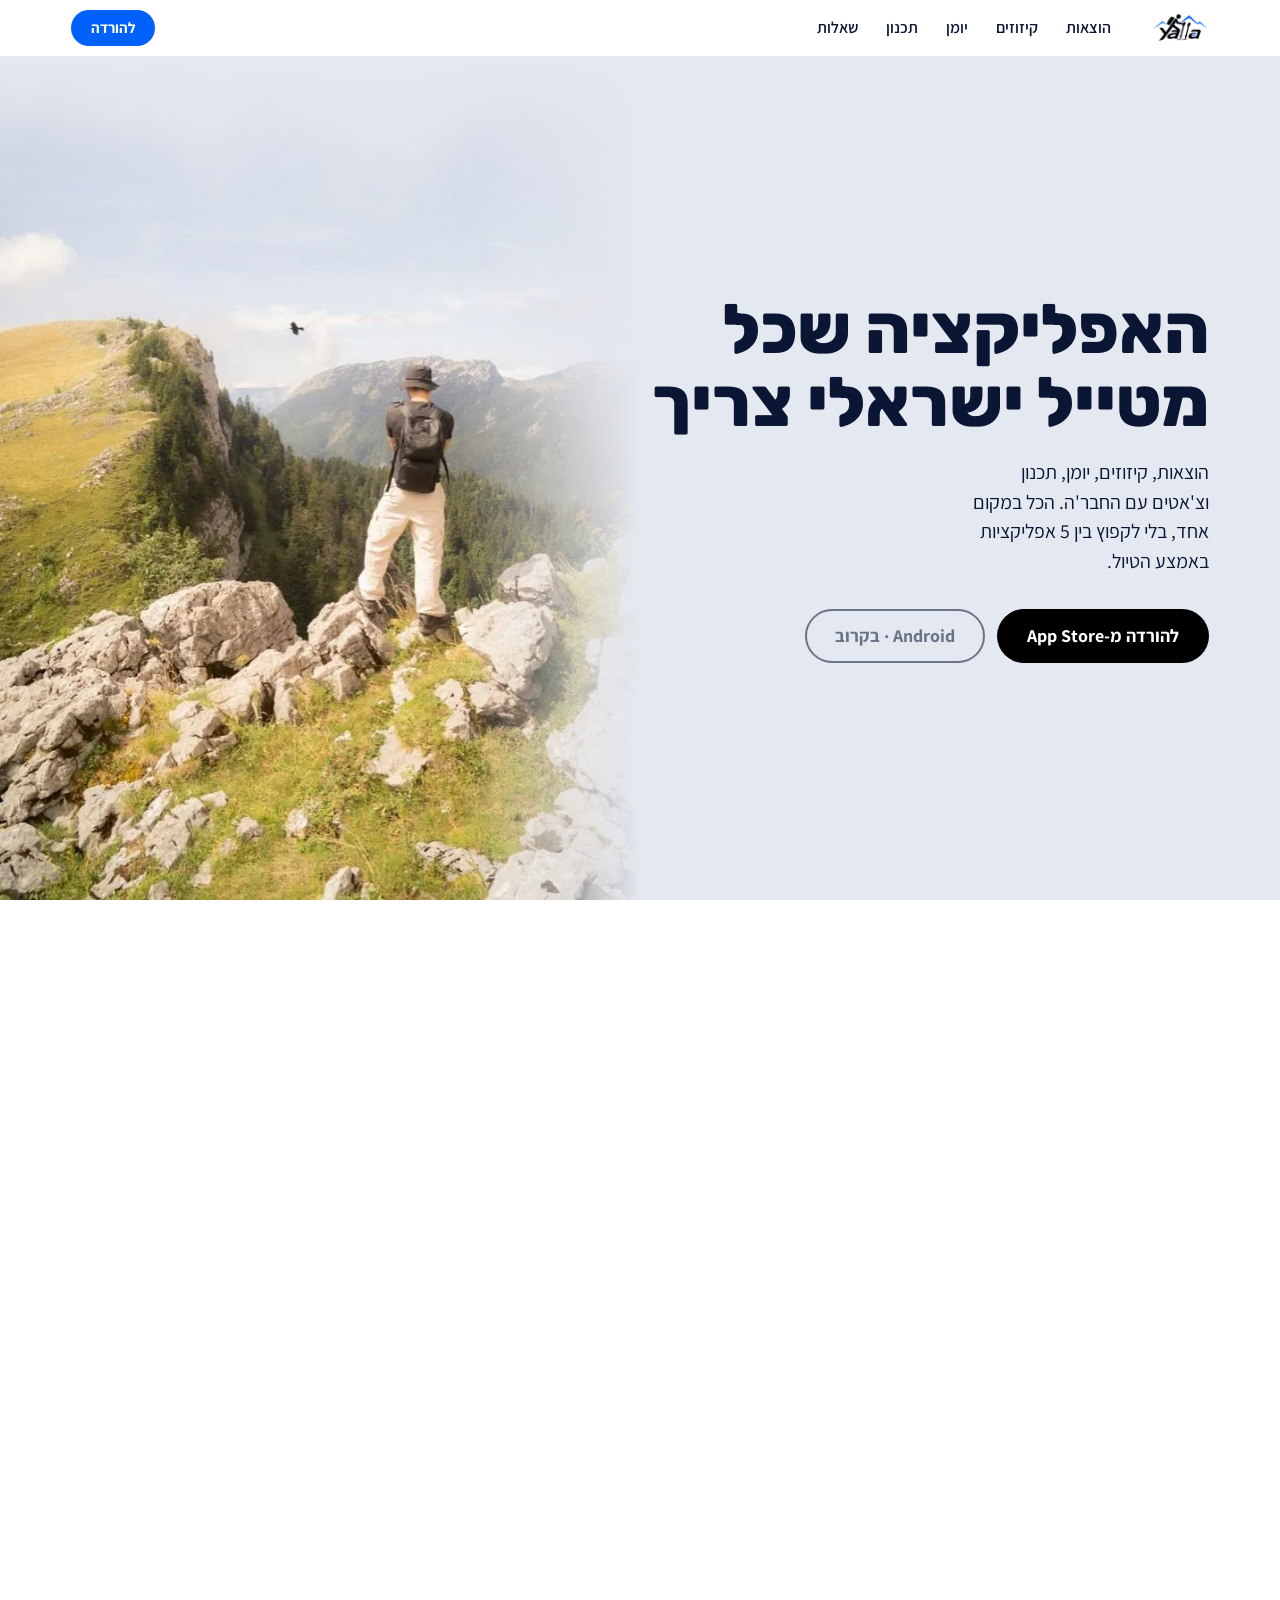
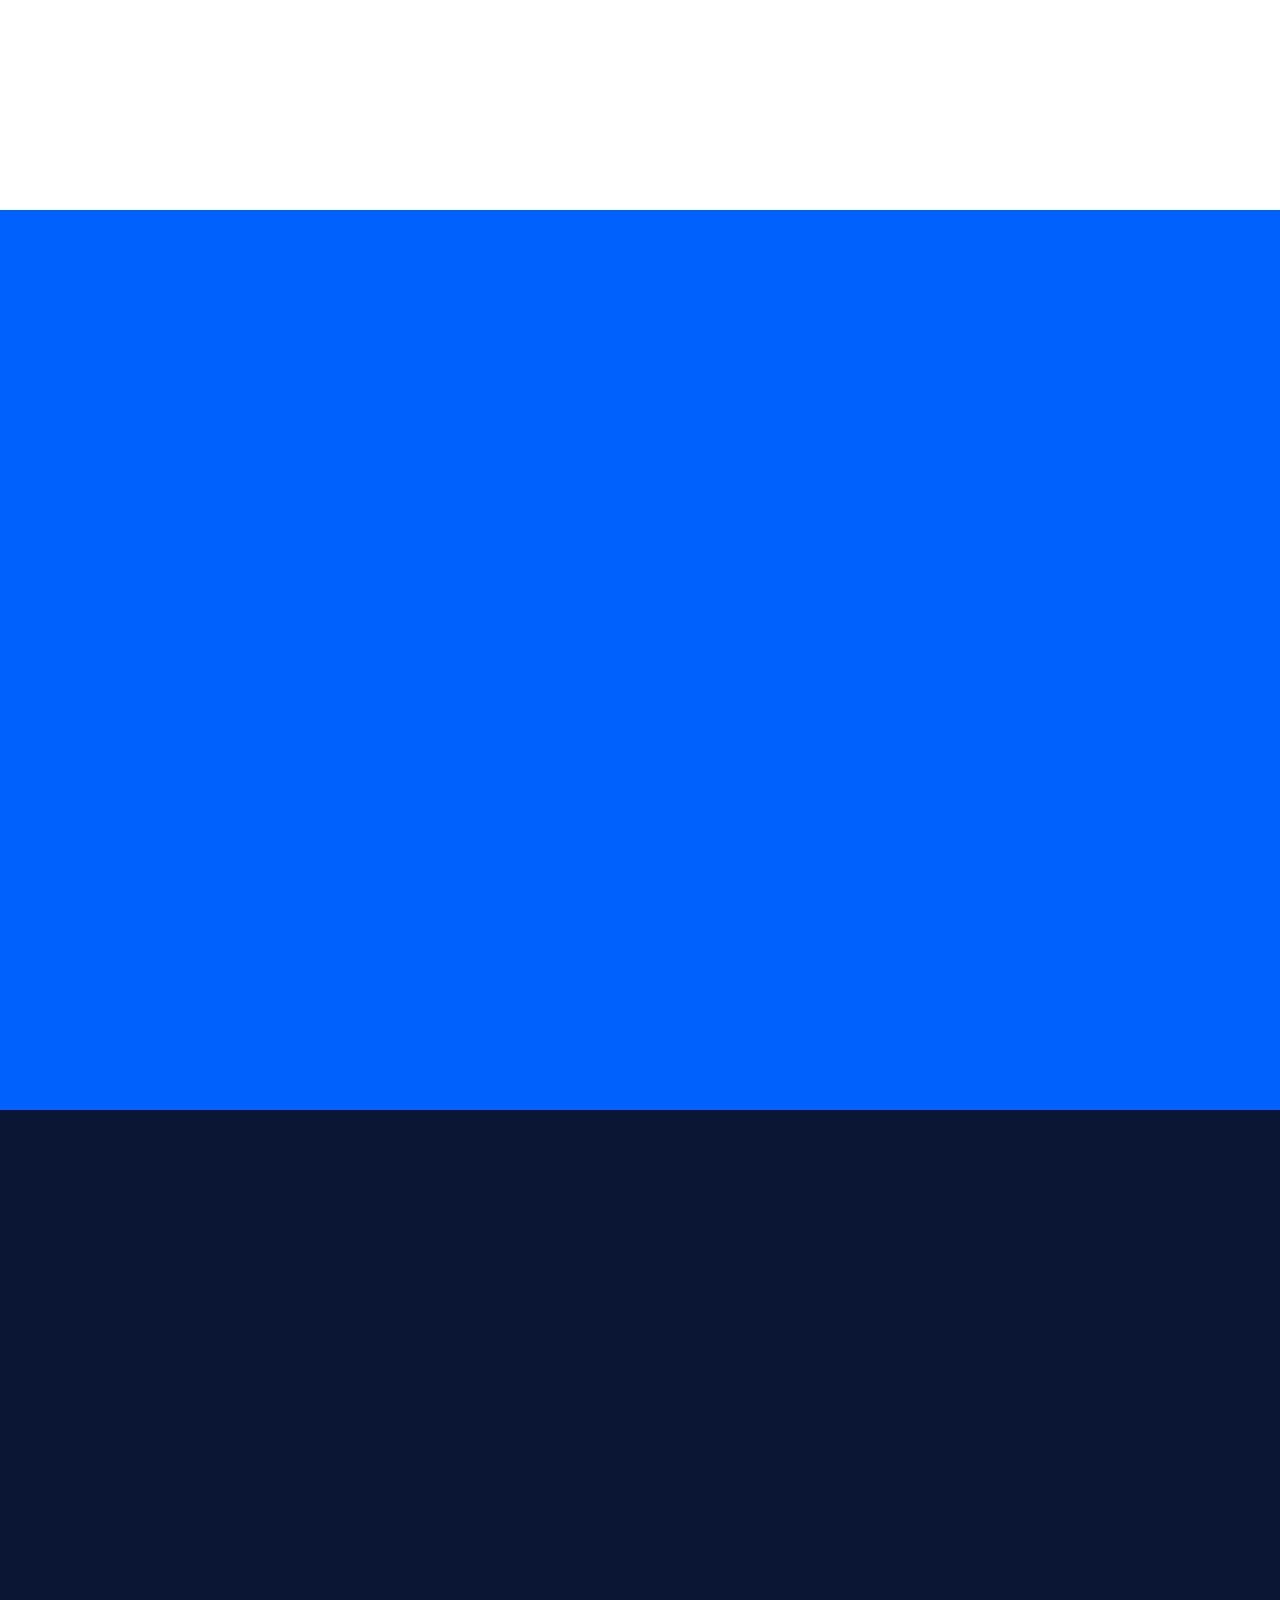
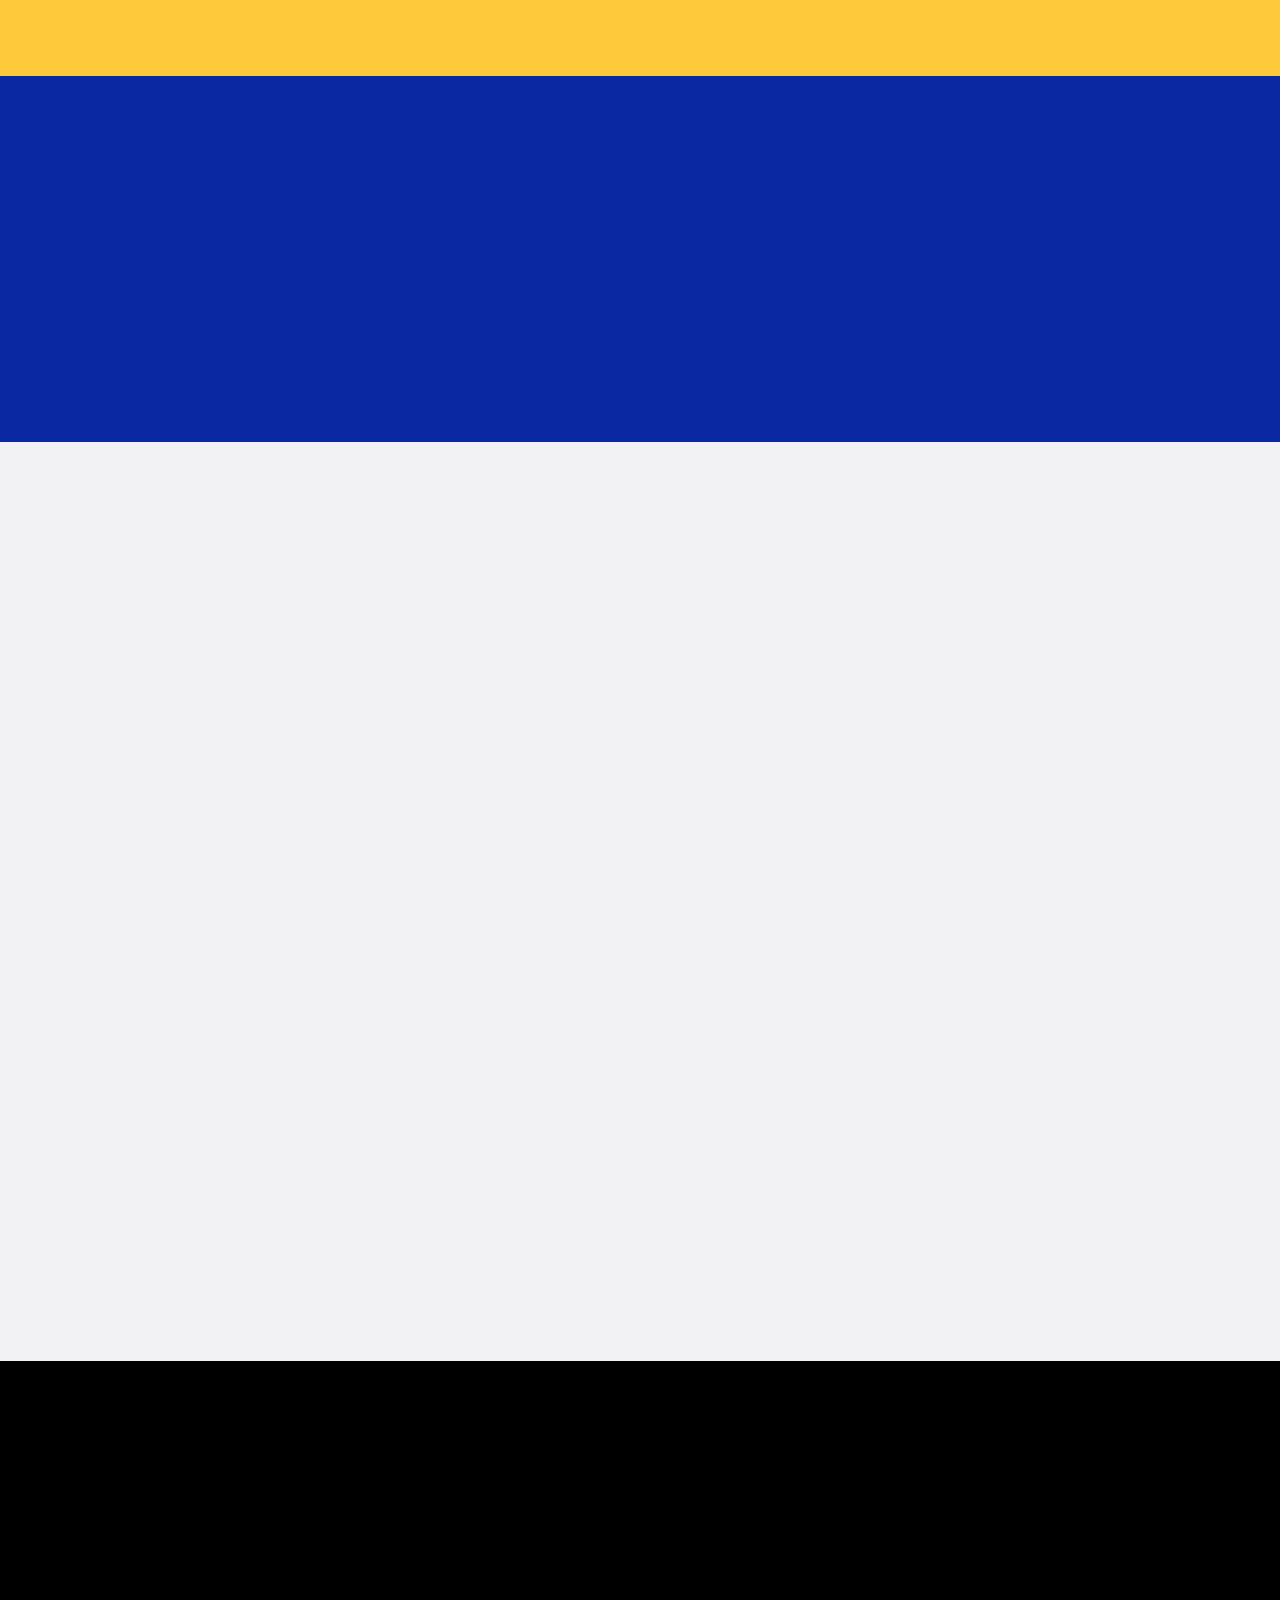
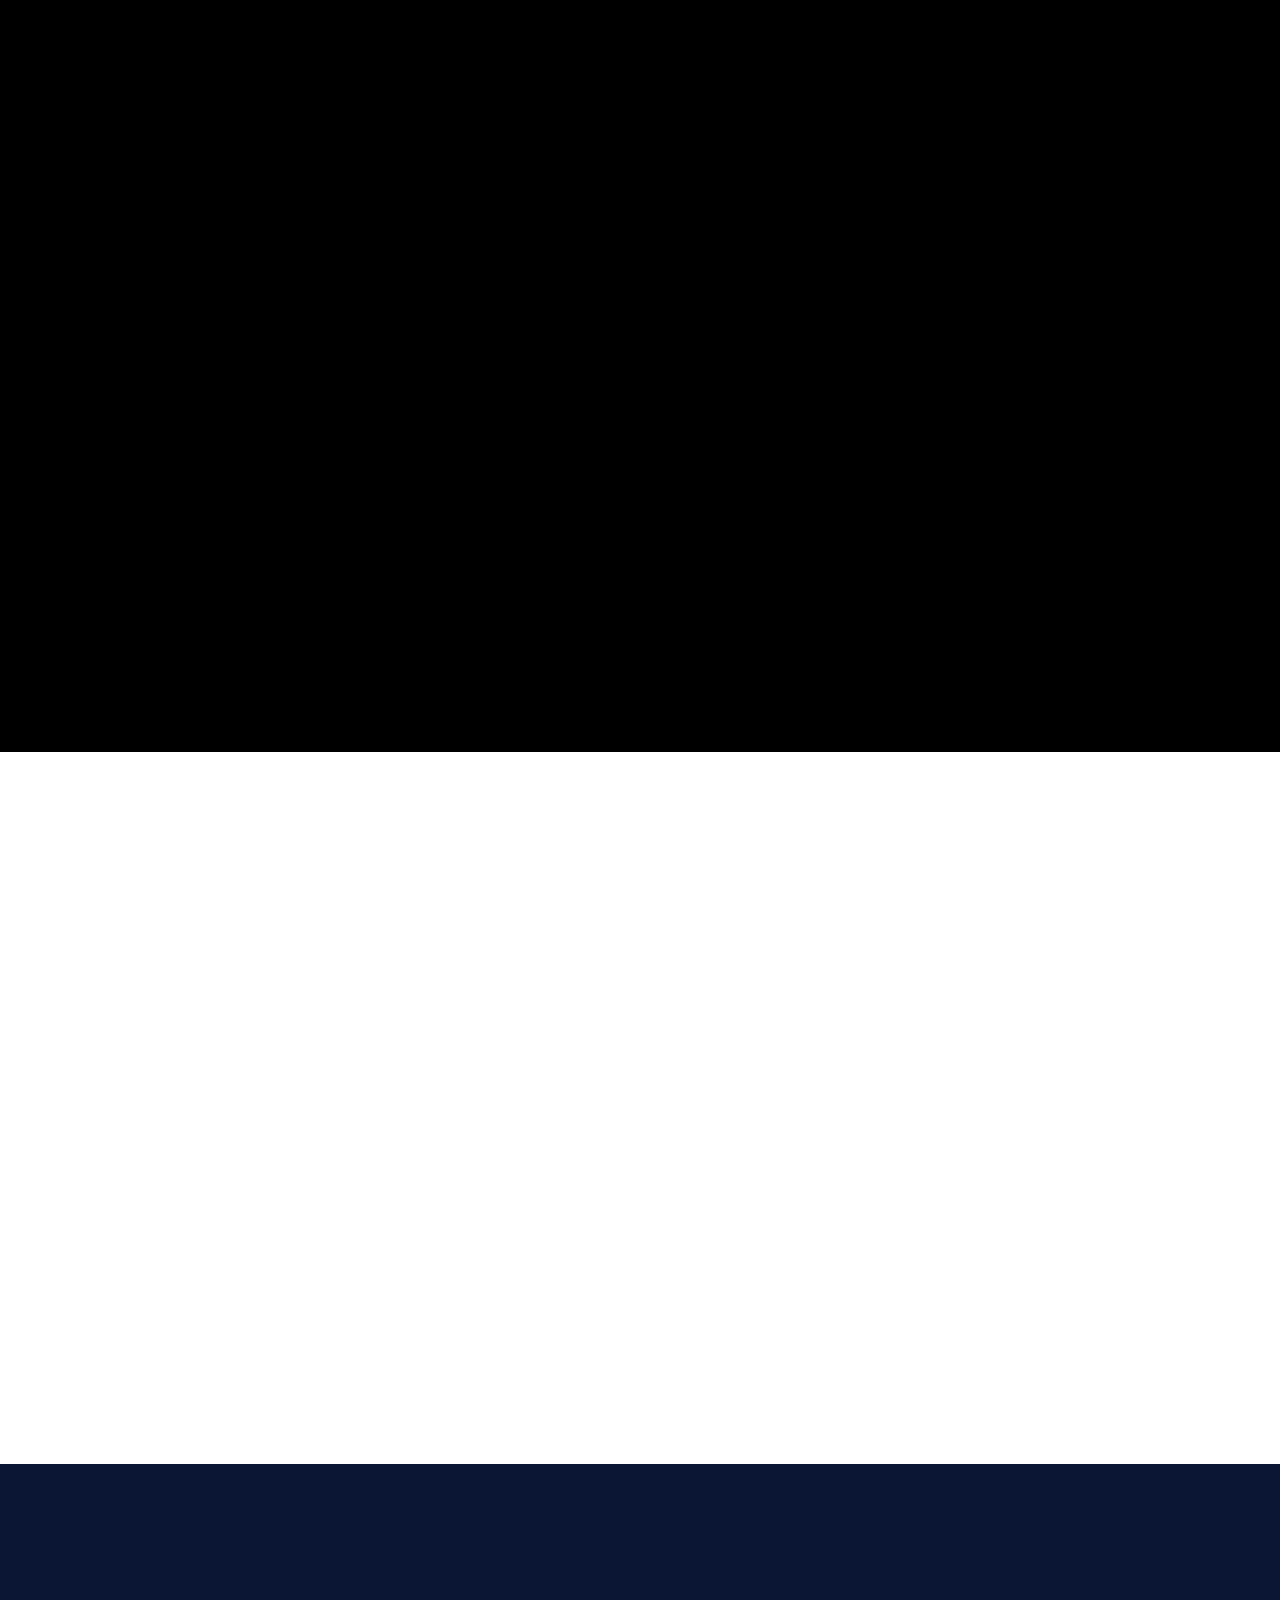
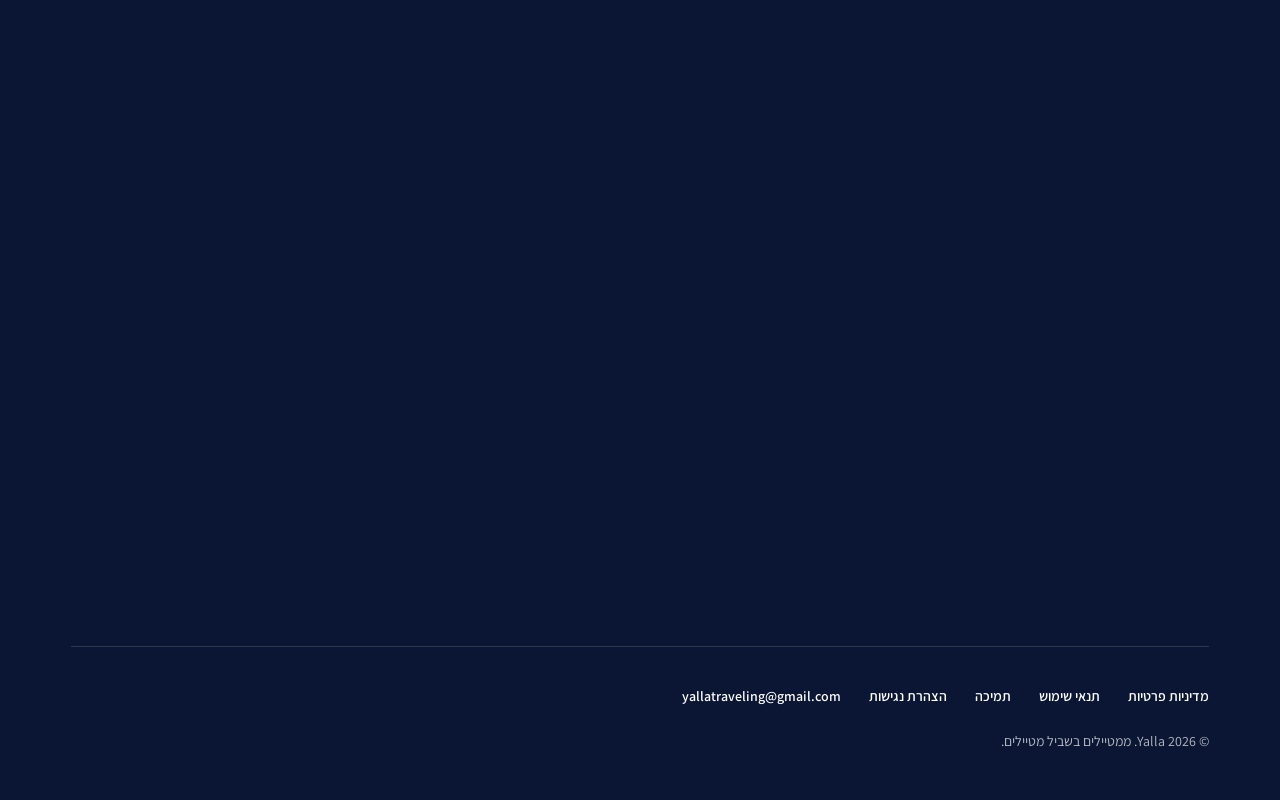
<file: index.html>
<!doctype html>
<html lang="he" dir="rtl">
<head>
<meta charset="utf-8">
<meta name="viewport" content="width=device-width, initial-scale=1, viewport-fit=cover">
<meta name="referrer" content="no-referrer">
<meta http-equiv="Content-Security-Policy" content="default-src 'none'; script-src 'self'; style-src 'self'; img-src 'self'; font-src 'self'; media-src 'self'; base-uri 'none'; form-action 'none'">
<script src="site.js?v=0b5db6b116"></script>
<title>Yalla — האפליקציה לטיול הגדול</title>
<meta name="description" content="האפליקציה שכל מטייל ישראלי צריך: הוצאות בכל מטבע, קיזוזים עם החבר'ה, יומן על המפה ותוכנית לכל יעד. במקום 5 אפליקציות, אחת.">
<link rel="canonical" href="https://yalla-traveling.com/">
<link rel="icon" type="image/png" sizes="32x32" href="img/favicon-32.png">
<link rel="apple-touch-icon" href="img/icon-180.png">
<meta property="og:type" content="website">
<meta property="og:title" content="Yalla — האפליקציה לטיול הגדול">
<meta property="og:description" content="הוצאות בכל מטבע, קיזוזים עם החבר'ה, יומן על המפה ותוכנית לכל יעד. במקום 5 אפליקציות, אחת.">
<meta property="og:image" content="https://yalla-traveling.com/img/og-2.jpg">
<meta property="og:url" content="https://yalla-traveling.com/">
<meta name="apple-itunes-app" content="app-id=6821574348">
<meta name="theme-color" content="#E4E8F0">
<link rel="preload" href="fonts/Rubik_800ExtraBold.ttf" as="font" type="font/ttf" crossorigin>
<link rel="stylesheet" href="css/landing.css?v=cb55d745b7">
</head>
<body>
<a class="skip" href="#main">דלגו לתוכן</a>
<header class="gnav">
  <nav class="gnav-in" aria-label="ראשי">
    <a class="gnav-brand" href="#top" aria-label="Yalla, לראש הדף"><img src="img/l/logo-ui.webp" alt="" width="54" height="36" decoding="async"></a>
    <ul class="gnav-links" id="gnav-links">
      <li><a href="#money">הוצאות</a></li>
      <li><a href="#settle-s">קיזוזים</a></li>
      <li><a href="#journal">יומן</a></li>
      <li><a href="#plan">תכנון</a></li>
      <li><a href="#faq">שאלות</a></li>
    </ul>
    <a class="btn btn-compact" data-dl href="#download">להורדה</a>
    <button class="gnav-menu" id="gnav-menu" type="button" aria-expanded="false" aria-controls="gnav-links" aria-label="תפריט">
      <svg viewBox="0 0 18 18" aria-hidden="true"><path d="M2 6h14M2 12h14"/></svg>
    </button>
  </nav>
</header>
<main id="main" tabindex="-1">
  <section class="hero" id="top" aria-labelledby="hero-t">
    <figure class="hero-photo ld">
      <img src="img/l/photo-hiker.webp" width="732" height="946" fetchpriority="high" decoding="async" alt="מטייל עם תרמיל עומד על סלע ומשקיף על עמק ירוק והרים">
    </figure>
    <div class="hero-in">
      <div class="hero-copy">
        <h1 id="hero-t" class="ld">האפליקציה שכל מטייל ישראלי צריך</h1>
        <p class="lede ld">הוצאות, קיזוזים, יומן, תכנון וצ'אטים עם החבר'ה. הכל במקום אחד, בלי לקפוץ בין 5 אפליקציות באמצע הטיול.</p>
        <div class="btns ld">
          <a class="btn btn-store" data-dl href="#download">להורדה מ-App Store</a>
          <span class="btn btn-soon" aria-disabled="true">Android · בקרוב</span>
        </div>
      </div>
    </div>
  </section>
  <section class="why" id="why" aria-labelledby="why-t">
    <div class="wrap">
      <h2 id="why-t" class="rv">חמש אפליקציות לטיול אחד? חבל על הסוללה.</h2>
      <p class="lede rv">בטיול הגדול כולם מגיעים עם אותו בלגן: אקסל, מחשבון, גלריה, בלוגים ועוד צ'אט. יאללה עושה את כל זה במקום אחד.</p>
      <ul class="swap rv">
        <li><span class="was">אקסל משותף שאף אחד לא ממלא</span><span class="now">כל הוצאה נרשמת בשנייה, בכל מטבע, ומיד רואים בשקלים</span></li>
        <li><span class="was">חישובים על מפית בסוף כל שבוע</span><span class="now">קיזוז חכם: מי מעביר למי, בכמה שפחות העברות</span></li>
        <li><span class="was">4,000 תמונות בגלריה בלי סדר</span><span class="now">יומן על המפה שמסתדר לבד לפי ימים ויעדים</span></li>
        <li><span class="was">20 טאבים של בלוגים על "איך מגיעים"</span><span class="now">תוכנית ליעד הבא, וקווים, שעות ומחיר לכל דרך</span></li>
        <li><span class="was">עוד אפליקציה רק כדי לדבר עם החבר'ה</span><span class="now">צ'אטים עם החבר'ה, ישר מתוך הטיול</span></li>
      </ul>
    </div>
  </section>
  <div class="deck" id="deck">
    <section class="slide s-money" id="money" aria-labelledby="money-t">
      <div class="slide-in">
        <div class="wrap split">
          <div class="copy">
            <h2 id="money-t" class="rv">כל הוצאה, כל מטבע</h2>
            <p class="lede rv">פסו, באט, דולר. רושמים בשנייה ורואים מיד כמה זה יצא בשקלים: ליום, למדינה ולכל הטיול. אפשר גם פשוט לצלם קבלה.</p>
          </div>
          <div class="media media-top rv-img">
            <img src="img/s/money-1000.webp" srcset="img/s/money-600.webp 600w, img/s/money-1000.webp 1000w" sizes="(max-width: 734px) 92vw, 460px" width="1000" height="1439" loading="lazy" decoding="async" alt="מסך הוצאות הטיול: כל הוצאה במטבע המקומי ובשקלים, וסך הכל 4,817 ש״ח">
          </div>
        </div>
      </div>
    </section>
    <section class="slide s-settle" id="settle-s" aria-labelledby="settle-t">
      <div class="slide-in">
        <div class="wrap split split-rev">
          <div class="copy">
            <h2 id="settle-t" class="rv">מי חייב למי? סגור.</h2>
            <p class="lede rv">בלי חישובים על מפית ובלי "אני חושב שאני שילמתי". יאללה סוגרת את החשבון בכמה שפחות העברות. נסו לשנות את הסכומים:</p>
          </div>
          <div class="tool rv-img" id="settle">
            <div class="who" role="group" aria-label="כמה כל אחד שילם, בשקלים">
              <div class="row"><input class="nm" type="text" value="עומר" aria-label="שם"><input class="amt" type="number" inputmode="decimal" min="0" step="1" value="1200" aria-label="כמה עומר שילם"><span class="cur" aria-hidden="true">₪</span></div>
              <div class="row"><input class="nm" type="text" value="דנה" aria-label="שם"><input class="amt" type="number" inputmode="decimal" min="0" step="1" value="360" aria-label="כמה דנה שילמה"><span class="cur" aria-hidden="true">₪</span></div>
              <div class="row"><input class="nm" type="text" value="יואב" aria-label="שם"><input class="amt" type="number" inputmode="decimal" min="0" step="1" value="0" aria-label="כמה יואב שילם"><span class="cur" aria-hidden="true">₪</span></div>
              <div class="row"><input class="nm" type="text" value="נועה" aria-label="שם"><input class="amt" type="number" inputmode="decimal" min="0" step="1" value="240" aria-label="כמה נועה שילמה"><span class="cur" aria-hidden="true">₪</span></div>
            </div>
            <p class="sum" id="settle-sum">סה״כ 1,800 ₪, לכל אחד 450 ₪</p>
            <ol class="transfers" id="settle-out" aria-live="polite">
              <li><span>מ<b>יואב</b> ל<b>עומר</b></span> <span class="num">450 ₪</span></li>
              <li><span>מ<b>נועה</b> ל<b>עומר</b></span> <span class="num">210 ₪</span></li>
              <li><span>מ<b>דנה</b> ל<b>עומר</b></span> <span class="num">90 ₪</span></li>
            </ol>
          </div>
        </div>
      </div>
    </section>
    <section class="slide s-journal" id="journal" aria-labelledby="journal-t">
      <div class="slide-in">
        <div class="wrap stacked">
          <div class="copy">
            <h2 id="journal-t" class="rv">יומן שכותב את עצמו</h2>
            <p class="lede rv">מעלים צעד עם תמונות, והיומן מסתדר לבד לפי ימים ויעדים, עם כל המסלול על המפה. בסוף היום יוצא סטורי מוכן לאינסטה.</p>
          </div>
          <div class="media media-bottom rv-img">
            <img src="img/s/journal-1000.webp" srcset="img/s/journal-600.webp 600w, img/s/journal-1000.webp 1000w" sizes="(max-width: 734px) 92vw, 520px" width="1000" height="1621" loading="lazy" decoding="async" alt="מפת היומן עם המסלול בדרום אמריקה, ולצידה רשימת היעדים והיומן האישי">
          </div>
        </div>
      </div>
    </section>
    <section class="slide s-plan" id="plan" aria-labelledby="plan-t">
      <div class="slide-in">
        <div class="wrap split split-rev">
          <div class="copy">
            <h2 id="plan-t" class="rv">לאן ממשיכים?</h2>
            <p class="lede rv">כותבים יעד ומקבלים תוכנית יום אחרי יום: אטרקציות, לינה ותקציב. ואיך מגיעים: אוטובוס, טיסה או רכבת, עם שעות ומחיר.</p>
          </div>
          <div class="media rv-img">
            <img src="img/s/plan-1000.webp" srcset="img/s/plan-600.webp 600w, img/s/plan-1000.webp 1000w" sizes="(max-width: 734px) 92vw, 480px" width="1000" height="1220" loading="lazy" decoding="async" alt="תכנון היעד הבא: מפלי האיגואסו, כ-800 ש״ח לאדם ל-2–3 ימים, ואיך מגיעים">
          </div>
        </div>
      </div>
    </section>
    <section class="slide s-arrival" id="arrival" aria-labelledby="arrival-t">
      <div class="slide-in">
        <div class="wrap stacked">
          <div class="copy">
            <h2 id="arrival-t" class="rv">נחתתם? הכל מוכן</h2>
            <p class="lede rv">מטבע, שקע, מספרי חירום וטיפים לכל מדינה. הכל מחכה לכם עוד לפני שיצאתם מהשדה.</p>
          </div>
          <div class="media media-bottom rv-img">
            <img src="img/s/arrival-1000.webp" srcset="img/s/arrival-600.webp 600w, img/s/arrival-1000.webp 1000w" sizes="(max-width: 734px) 92vw, 500px" width="1000" height="1576" loading="lazy" decoding="async" alt="מסך ההגעה לארגנטינה: משטרה 911, מטבע פסו, שקע 220 וולט, וטיפים להורדת מפות ותרגום אופליין">
          </div>
        </div>
      </div>
    </section>
    <section class="slide s-summary" id="summary" aria-labelledby="summary-t">
      <div class="slide-in">
        <div class="wrap split">
          <div class="copy">
            <h2 id="summary-t" class="rv">סיכום לכל יעד</h2>
            <p class="lede rv">ימים, קילומטרים, כסף והתמונות הכי טובות. מזכרת מוכנה מכל מדינה, ובסוף מפה של כל הדרך.</p>
          </div>
          <div class="media media-bottom rv-img">
            <img src="img/s/summary-1000.webp" srcset="img/s/summary-600.webp 600w, img/s/summary-1000.webp 1000w" sizes="(max-width: 734px) 92vw, 480px" width="1000" height="1764" loading="lazy" decoding="async" alt="סיכום היעד צ'ילה: 11 ימים, 3,177 קילומטרים, 5 יעדים, הוצאות ותמונות">
          </div>
        </div>
      </div>
    </section>
    <section class="slide s-film" id="film" aria-labelledby="film-t">
      <div class="slide-in">
        <div class="wrap">
          <h2 id="film-t" class="rv">15 שניות על Yalla</h2>
          <div class="film-frame" data-reveal>
            <div class="film-inner">
              <video id="film-v" muted loop playsinline preload="none" poster="video/yalla-hero-poster.jpg" data-vertical="video/yalla-vertical.mp4" data-vertical-poster="video/yalla-vertical-poster.jpg" aria-label="סרטון קצר על Yalla: הוצאות, קיזוזים, תכנון ויומן על המפה">
                <source src="video/yalla-hero.webm" type="video/webm">
                <source src="video/yalla-hero.mp4" type="video/mp4">
              </video>
            </div>
            <button class="media-ctl is-paused" id="film-ctl" type="button" aria-label="הפעלת הסרטון">
              <svg class="i-pause" viewBox="0 0 14 14" aria-hidden="true"><rect x="2" y="1" width="3.5" height="12" rx="1"/><rect x="8.5" y="1" width="3.5" height="12" rx="1"/></svg>
              <svg class="i-play" viewBox="0 0 14 14" aria-hidden="true"><path d="M11 1.5v11l-9-5.5z"/></svg>
            </button>
          </div>
        </div>
      </div>
    </section>
    <section class="slide s-faq" id="faq" aria-labelledby="faq-t">
      <div class="slide-in">
        <div class="wrap faq-grid">
          <div class="copy">
            <h2 id="faq-t" class="rv">מה שואלים אותנו</h2>
            <p class="lede rv">אנחנו עומר וריף, שני מטיילים שנמאס להם לקפוץ בין אפליקציות. בנינו את יאללה בדרך, וכל הודעה שלכם נכנסת לגרסה הבאה.</p>
          </div>
          <div class="qa rv">
            <details>
              <summary>כמה זה עולה?</summary>
              <p>Yalla חינמית. לתכנון עם AI יש מכסה חודשית, כדי שכולם יוכלו להשתמש בו.</p>
            </details>
            <details>
              <summary>איך מורידים?</summary>
              <p>ב-App Store: מחפשים "יאללה" או לוחצים על כפתור ההורדה בעמוד הזה.</p>
            </details>
            <details>
              <summary>יש גרסה לאנדרואיד?</summary>
              <p>בקרוב. אנחנו עובדים עליה עכשיו, ונעדכן כאן כשהיא תצא.</p>
            </details>
            <details>
              <summary>אפשר לטייל ביחד עם חברים?</summary>
              <p>כן. מצרפים את החבר'ה לטיול, מתכתבים בצ'אטים באפליקציה, רושמים הוצאות משותפות ו-Yalla סוגרת את החשבון.</p>
            </details>
            <details>
              <summary>מי רואה את היומן שלי?</summary>
              <p>רק מי שאתם בוחרים. בעמוד של כל חבר מחליטים מה הוא רואה: יומן, רשימת חברים ויום הולדת.</p>
            </details>
            <details>
              <summary>ומה עם הפרטיות?</summary>
              <p>כל הפרטים ב<a href="privacy.html">מדיניות הפרטיות</a>. בקצרה: לא מוכרים מידע ולא עוקבים אחריכם ברקע.</p>
            </details>
          </div>
        </div>
      </div>
    </section>
    <section class="slide s-download" id="download" aria-labelledby="dl-t">
      <div class="slide-in">
        <div class="wrap dl">
          <img class="dl-logo rv" src="img/l/logo-light.webp" alt="" width="160" height="107" loading="lazy" decoding="async">
          <h2 id="dl-t" class="rv">יאללה, טסים?</h2>
          <p class="lede rv">חינם ב-App Store. אנדרואיד בדרך.</p>
          <div class="btns rv">
            <a class="btn btn-store btn-large" id="dl-main" href="https://apps.apple.com/app/id6821574348" rel="noopener">להורדה מ-App Store</a>
            <span class="btn btn-soon btn-large" aria-disabled="true">Android · בקרוב</span>
          </div>
        </div>
      </div>
    </section>
  </div>
</main>
<footer class="foot">
  <div class="wrap">
    <ul class="foot-links">
      <li><a href="privacy.html">מדיניות פרטיות</a></li>
      <li><a href="terms.html">תנאי שימוש</a></li>
      <li><a href="support.html">תמיכה</a></li>
      <li><a href="accessibility.html">הצהרת נגישות</a></li>
      <li><a href="mailto:yallatraveling@gmail.com">yallatraveling@gmail.com</a></li>
    </ul>
    <p class="legal">© 2026 Yalla. ממטיילים בשביל מטיילים.</p>
  </div>
</footer>
</body>
</html>
</file>
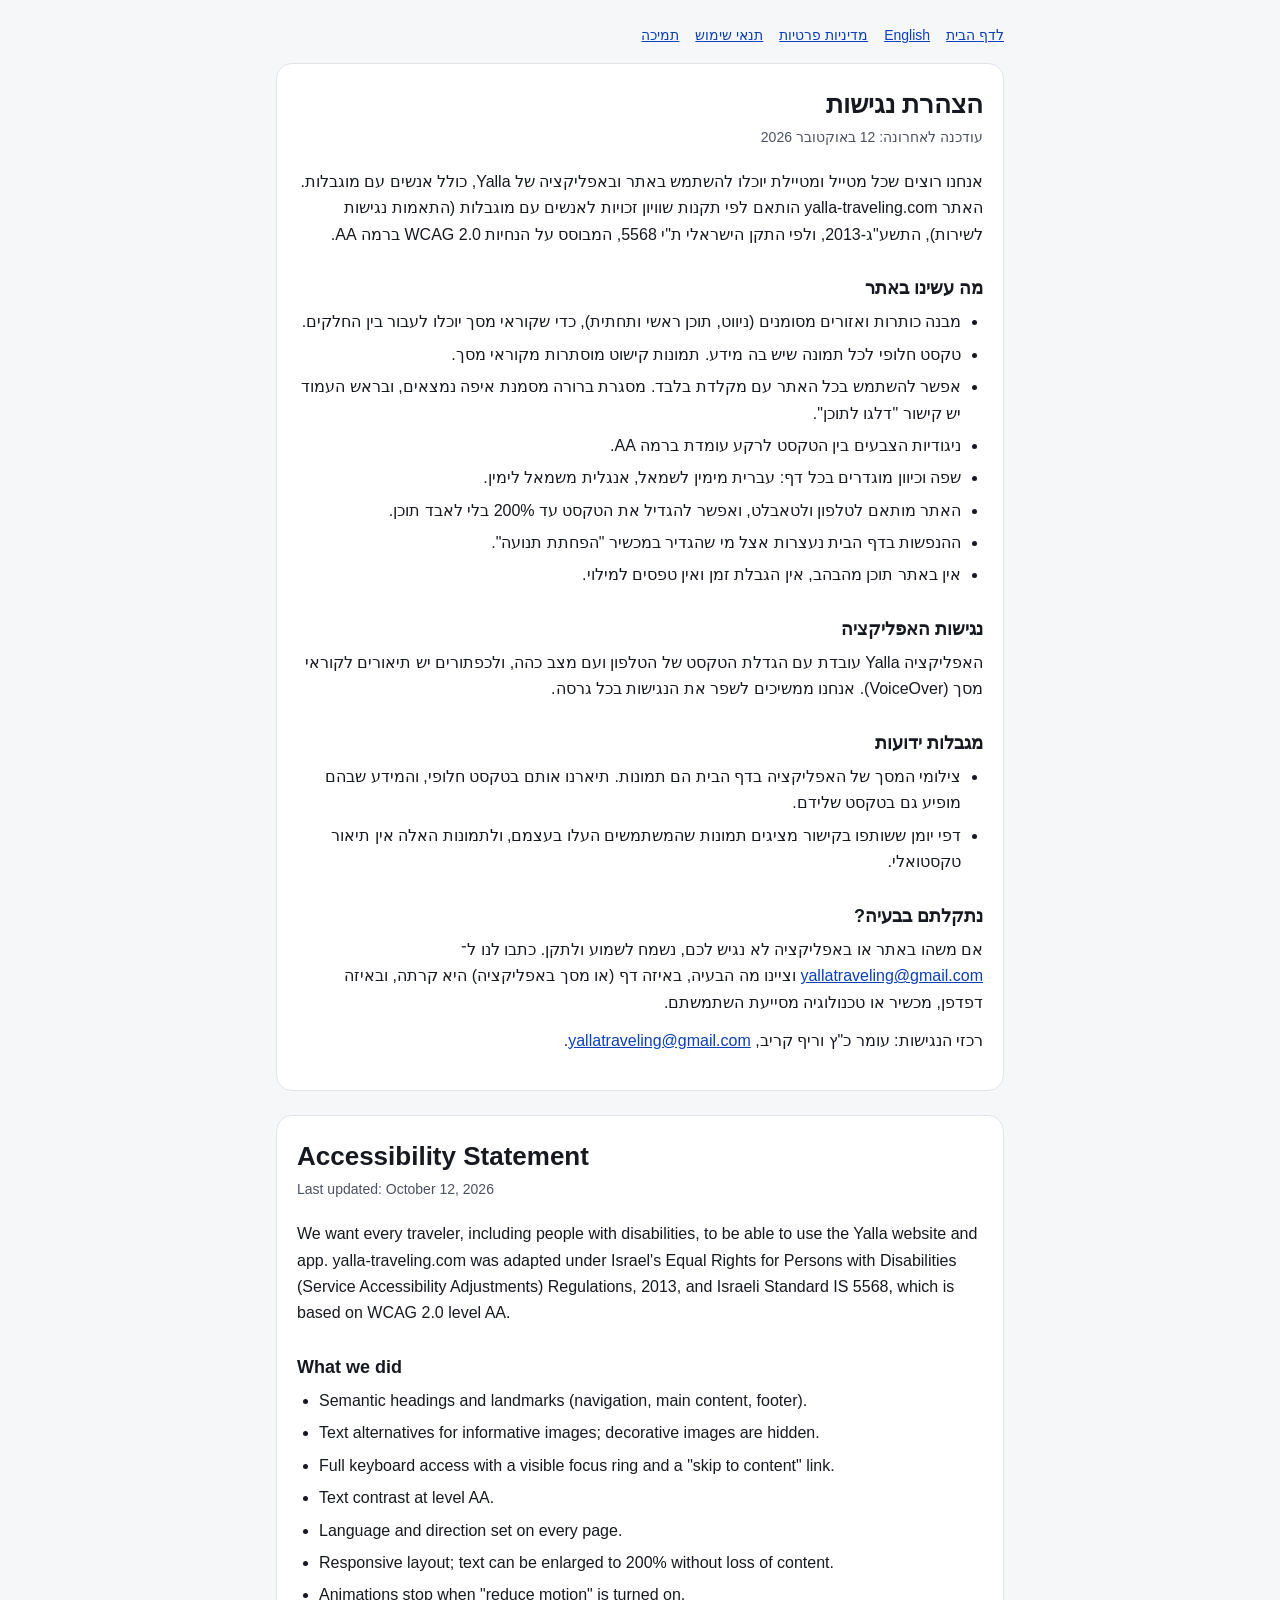
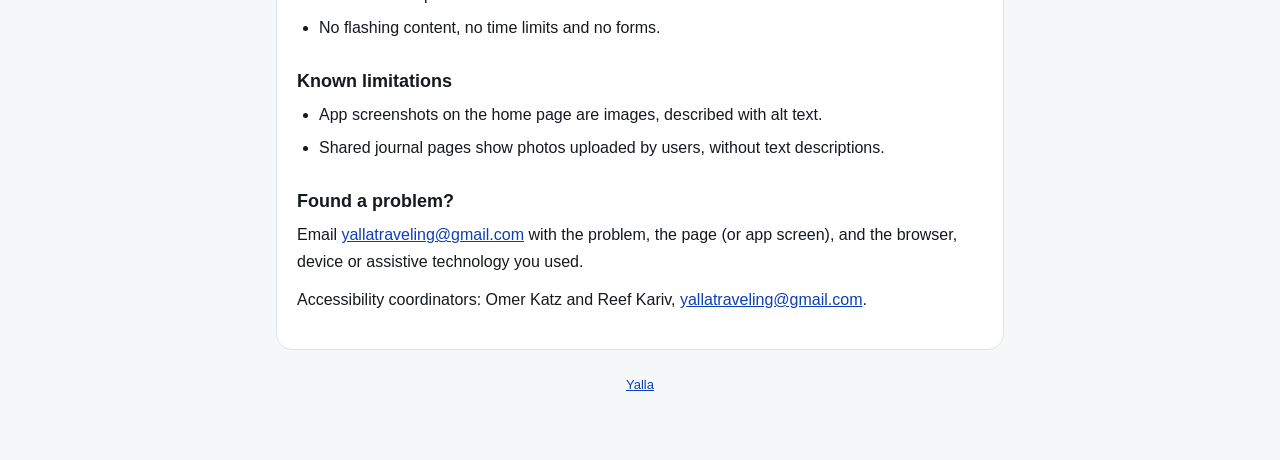
<file: accessibility.html>
<!doctype html>
<html lang="he" dir="rtl">
  <head>
    <meta charset="utf-8" />
    <meta name="viewport" content="width=device-width, initial-scale=1" />
    <meta
      http-equiv="Content-Security-Policy"
      content="default-src 'none'; style-src 'unsafe-inline'; base-uri 'none'; form-action 'none'"
    />
    <title>Yalla · הצהרת נגישות · Accessibility Statement</title>
    <style>
      :root {
        --bg: #f6f7f9;
        --card: #ffffff;
        --ink: #16191f;
        --ink-soft: #4b5162;
        --rule: #e1e4eb;
        --accent: #0b3fb8;
      }
      @media (prefers-color-scheme: dark) {
        :root {
          --bg: #12151f;
          --card: #1b2030;
          --ink: #f3f1ea;
          --ink-soft: #b9c2d4;
          --rule: #2c3446;
          --accent: #7fa4ff;
        }
      }
      * {
        box-sizing: border-box;
      }
      body {
        margin: 0;
        background: var(--bg);
        color: var(--ink);
        font-family: -apple-system, BlinkMacSystemFont, 'Segoe UI', Arial, sans-serif;
        line-height: 1.65;
        font-size: 16px;
      }
      main {
        max-width: 760px;
        margin: 0 auto;
        padding: 24px 16px 64px;
      }
      nav {
        display: flex;
        flex-wrap: wrap;
        gap: 8px 16px;
        font-size: 14px;
        margin-bottom: 16px;
      }
      a {
        color: var(--accent);
      }
      a:focus-visible {
        outline: 3px solid var(--accent);
        outline-offset: 3px;
        border-radius: 4px;
      }
      article {
        background: var(--card);
        border: 1px solid var(--rule);
        border-radius: 16px;
        padding: 24px 20px;
        margin-bottom: 24px;
      }
      h1 {
        font-size: 26px;
        line-height: 1.3;
        margin: 0 0 4px;
      }
      h2 {
        font-size: 18px;
        line-height: 1.4;
        margin: 28px 0 8px;
      }
      p,
      ul {
        margin: 0 0 12px;
      }
      ul {
        padding-inline-start: 22px;
      }
      li {
        margin-bottom: 6px;
      }
      .updated {
        color: var(--ink-soft);
        font-size: 14px;
        margin-bottom: 20px;
      }
      footer {
        color: var(--ink-soft);
        font-size: 13px;
        text-align: center;
      }
    </style>
  </head>
  <body>
    <main>
      <nav aria-label="דפים נוספים">
        <a href="index.html">לדף הבית</a>
        <a href="#en" lang="en">English</a>
        <a href="privacy.html">מדיניות פרטיות</a>
        <a href="terms.html">תנאי שימוש</a>
        <a href="support.html">תמיכה</a>
      </nav>

      <article lang="he" dir="rtl" id="he">
        <h1>הצהרת נגישות</h1>
        <p class="updated">עודכנה לאחרונה: 12 באוקטובר 2026</p>
        <p>
          אנחנו רוצים שכל מטייל ומטיילת יוכלו להשתמש באתר ובאפליקציה של Yalla, כולל אנשים עם
          מוגבלות. האתר yalla-traveling.com הותאם לפי תקנות שוויון זכויות לאנשים עם מוגבלות (התאמות
          נגישות לשירות), התשע"ג-2013, ולפי התקן הישראלי ת"י 5568, המבוסס על הנחיות WCAG 2.0 ברמה
          AA.
        </p>

        <h2>מה עשינו באתר</h2>
        <ul>
          <li>
            מבנה כותרות ואזורים מסומנים (ניווט, תוכן ראשי ותחתית), כדי שקוראי מסך יוכלו לעבור בין
            החלקים.
          </li>
          <li>טקסט חלופי לכל תמונה שיש בה מידע. תמונות קישוט מוסתרות מקוראי מסך.</li>
          <li>
            אפשר להשתמש בכל האתר עם מקלדת בלבד. מסגרת ברורה מסמנת איפה נמצאים, ובראש העמוד יש קישור
            "דלגו לתוכן".
          </li>
          <li>ניגודיות הצבעים בין הטקסט לרקע עומדת ברמה AA.</li>
          <li>שפה וכיוון מוגדרים בכל דף: עברית מימין לשמאל, אנגלית משמאל לימין.</li>
          <li>האתר מותאם לטלפון ולטאבלט, ואפשר להגדיל את הטקסט עד 200% בלי לאבד תוכן.</li>
          <li>ההנפשות בדף הבית נעצרות אצל מי שהגדיר במכשיר "הפחתת תנועה".</li>
          <li>אין באתר תוכן מהבהב, אין הגבלת זמן ואין טפסים למילוי.</li>
        </ul>

        <h2>נגישות האפליקציה</h2>
        <p>
          האפליקציה Yalla עובדת עם הגדלת הטקסט של הטלפון ועם מצב כהה, ולכפתורים יש תיאורים לקוראי
          מסך (VoiceOver). אנחנו ממשיכים לשפר את הנגישות בכל גרסה.
        </p>

        <h2>מגבלות ידועות</h2>
        <ul>
          <li>
            צילומי המסך של האפליקציה בדף הבית הם תמונות. תיארנו אותם בטקסט חלופי, והמידע שבהם מופיע
            גם בטקסט שלידם.
          </li>
          <li>
            דפי יומן ששותפו בקישור מציגים תמונות שהמשתמשים העלו בעצמם, ולתמונות האלה אין תיאור
            טקסטואלי.
          </li>
        </ul>

        <h2>נתקלתם בבעיה?</h2>
        <p>
          אם משהו באתר או באפליקציה לא נגיש לכם, נשמח לשמוע ולתקן. כתבו לנו ל־
          <a href="mailto:yallatraveling@gmail.com">yallatraveling@gmail.com</a>
          וציינו מה הבעיה, באיזה דף (או מסך באפליקציה) היא קרתה, ובאיזה דפדפן, מכשיר או טכנולוגיה
          מסייעת השתמשתם.
        </p>
        <p>רכזי הנגישות: עומר כ"ץ וריף קריב, <a href="mailto:yallatraveling@gmail.com">yallatraveling@gmail.com</a>.</p>
      </article>

      <article lang="en" dir="ltr" id="en">
        <h1>Accessibility Statement</h1>
        <p class="updated">Last updated: October 12, 2026</p>
        <p>
          We want every traveler, including people with disabilities, to be able to use the Yalla
          website and app. yalla-traveling.com was adapted under Israel's Equal Rights for Persons
          with Disabilities (Service Accessibility Adjustments) Regulations, 2013, and Israeli
          Standard IS 5568, which is based on WCAG 2.0 level AA.
        </p>
        <h2>What we did</h2>
        <ul>
          <li>Semantic headings and landmarks (navigation, main content, footer).</li>
          <li>Text alternatives for informative images; decorative images are hidden.</li>
          <li>Full keyboard access with a visible focus ring and a "skip to content" link.</li>
          <li>Text contrast at level AA.</li>
          <li>Language and direction set on every page.</li>
          <li>Responsive layout; text can be enlarged to 200% without loss of content.</li>
          <li>Animations stop when "reduce motion" is turned on.</li>
          <li>No flashing content, no time limits and no forms.</li>
        </ul>
        <h2>Known limitations</h2>
        <ul>
          <li>App screenshots on the home page are images, described with alt text.</li>
          <li>Shared journal pages show photos uploaded by users, without text descriptions.</li>
        </ul>
        <h2>Found a problem?</h2>
        <p>
          Email <a href="mailto:yallatraveling@gmail.com">yallatraveling@gmail.com</a> with the
          problem, the page (or app screen), and the browser, device or assistive technology you
          used.
        </p>
        <p>Accessibility coordinators: Omer Katz and Reef Kariv, <a href="mailto:yallatraveling@gmail.com">yallatraveling@gmail.com</a>.</p>
      </article>

      <footer><a href="index.html">Yalla</a></footer>
    </main>
  </body>
</html>
</file>
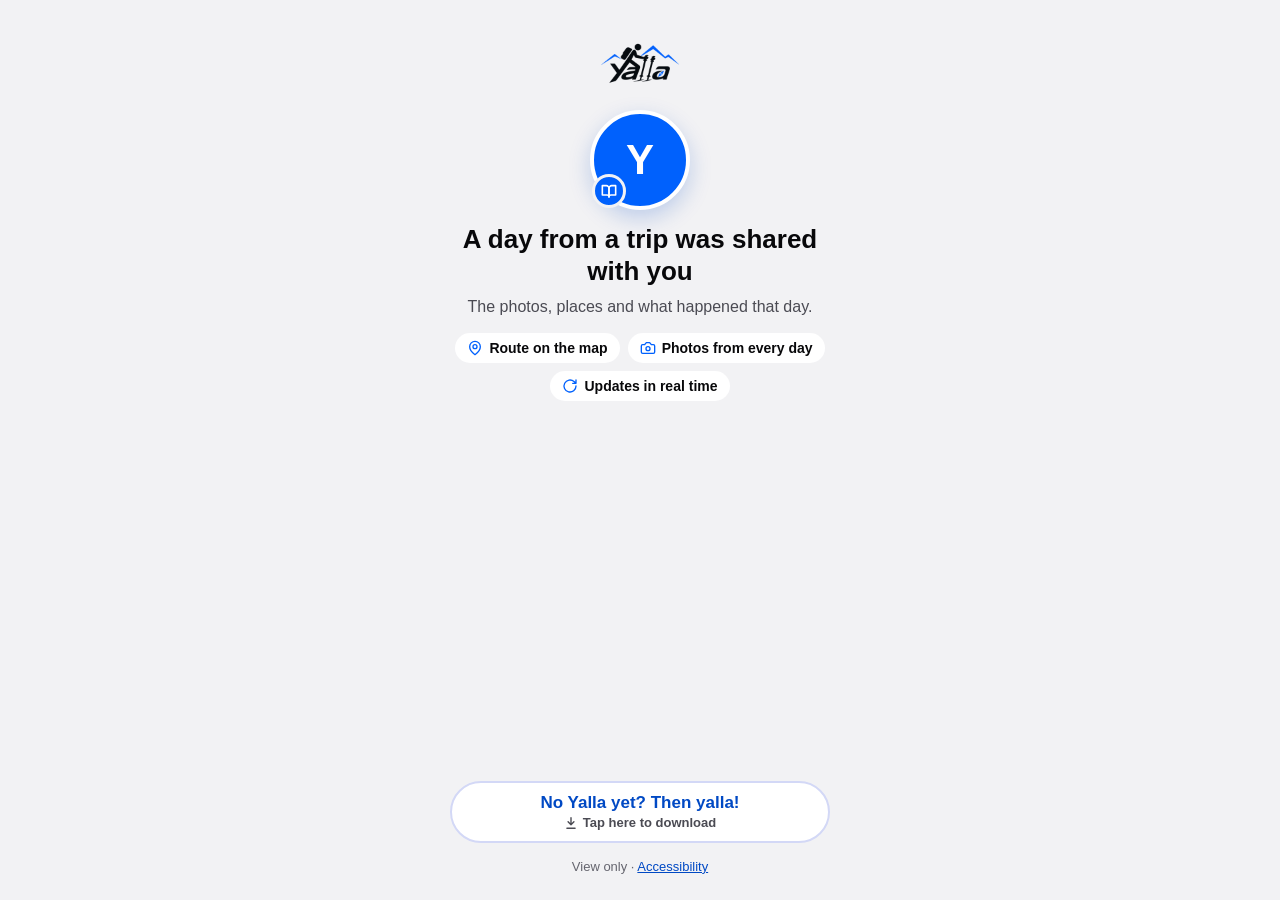
<file: day.html>
<!doctype html>
<html lang="he" dir="rtl">
<head>
<meta charset="utf-8" />
<meta name="viewport" content="width=device-width, initial-scale=1" />
<meta name="robots" content="noindex" />
<meta name="referrer" content="no-referrer" />
<meta http-equiv="Content-Security-Policy" content="default-src 'none'; script-src 'sha256-z+QZJAgCGWisLlSx3cUdbPJBaTVkGXY7653fEAxeCYg='; style-src 'unsafe-inline'; img-src 'self'; base-uri 'none'; form-action 'none'" />
<title>Yalla</title>
<style>
  :root {
    --paper: #F2F2F4; --card: #FFFFFF; --ink: #08080A; --ink-soft: #4B4B53; --muted: #65656E;
    --accent: #0061FD; --accent-ink: #0049C4; --tint: #E7EAFE; --line: #EEEFF3; --outline: #D3D8F6;
    --ok: #117549;
  }
  @media (prefers-color-scheme: dark) {
    :root {
      --paper: #0A0A0C; --card: #16161A; --ink: #F3F3F5; --ink-soft: #C2C2CA; --muted: #A2A2AB;
      --accent: #2F7BFF; --accent-ink: #8DB4FF; --tint: #1C2440; --line: #26262C; --outline: #2C3550;
    }
  }
  * { box-sizing: border-box; }
  html, body { margin: 0; }
  body {
    min-height: 100vh; background: var(--paper); color: var(--ink);
    font-family: -apple-system, BlinkMacSystemFont, "Segoe UI", Assistant, Arial, sans-serif;
    display: flex; justify-content: center;
  }
  main {
    width: 100%; max-width: 420px; min-height: 100vh; padding: 36px 20px 24px;
    display: flex; flex-direction: column; align-items: center;
  }
  .logo { width: 84px; height: 56px; object-fit: contain; }
  .logo-dark { display: none; }
  @media (prefers-color-scheme: dark) { .logo-light { display: none; } .logo-dark { display: block; } }
  .avatar {
    margin-top: 18px; position: relative; width: 100px; height: 100px; border-radius: 50%;
    border: 4px solid var(--card); background: var(--accent); color: #fff;
    display: flex; align-items: center; justify-content: center;
    font-size: 42px; font-weight: 800; box-shadow: 0 8px 22px rgba(0, 73, 196, .22);
  }
  .badge {
    position: absolute; bottom: -2px; left: -2px; width: 34px; height: 34px; border-radius: 50%;
    border: 3px solid var(--paper); display: flex; align-items: center; justify-content: center;
  }
  .badge.add { background: var(--ok); }
  .badge.book { background: var(--accent); }
  h1 { margin: 14px 0 0; font-size: 26px; line-height: 1.22; font-weight: 800; text-align: center; }
  .lead { margin: 8px 0 0; font-size: 16px; line-height: 1.5; color: var(--ink-soft); text-align: center; }
  .panel { margin-top: 16px; width: 100%; background: var(--card); border-radius: 20px; padding: 6px 16px; }
  .panel-title { font-size: 13px; font-weight: 700; color: var(--muted); padding: 10px 0 4px; }
  .row { display: flex; align-items: center; gap: 12px; padding: 9px 0; border-bottom: 1px solid var(--line); }
  .row:last-child { border-bottom: 0; }
  .ic {
    width: 34px; height: 34px; flex-shrink: 0; border-radius: 10px; background: var(--tint);
    display: flex; align-items: center; justify-content: center;
  }
  .row span { font-size: 15px; font-weight: 600; }
  .trip {
    margin-top: 18px; width: 100%; background: var(--card); border-radius: 20px; padding: 18px;
    display: flex; align-items: center; gap: 14px; box-shadow: 0 6px 18px rgba(8, 8, 10, .06);
  }
  .trip-ic {
    width: 52px; height: 52px; flex-shrink: 0; border-radius: 14px; background: var(--accent);
    display: flex; align-items: center; justify-content: center;
  }
  .trip small { display: block; font-size: 13px; font-weight: 700; color: var(--muted); }
  .trip strong { display: block; font-size: 21px; line-height: 1.2; font-weight: 800; }
  .chips { margin-top: 14px; display: flex; gap: 8px; flex-wrap: wrap; justify-content: center; }
  .chip {
    display: flex; align-items: center; gap: 6px; background: var(--card); border-radius: 999px;
    padding: 7px 12px; font-size: 14px; font-weight: 600;
  }
  .actions { margin-top: auto; padding-top: 22px; width: 100%; display: flex; flex-direction: column; gap: 10px; }
  .btn {
    min-height: 56px; border-radius: 999px; text-decoration: none; font-weight: 700;
    display: flex; align-items: center; justify-content: center; gap: 8px; text-align: center;
  }
  .primary { background: var(--accent); color: #fff; font-size: 17px; }
  .store {
    min-height: 62px; border: 2px solid var(--outline); background: var(--card);
    flex-direction: column; gap: 2px; padding: 6px 12px;
  }
  .store b { font-size: 17px; color: var(--accent-ink); font-weight: 800; }
  .store em { font-style: normal; font-size: 13px; font-weight: 600; color: var(--ink-soft); display: flex; align-items: center; gap: 5px; }
  a:focus-visible { outline: 3px solid var(--accent); outline-offset: 3px; }
  .note { margin: 4px 0 0; font-size: 13px; color: var(--muted); text-align: center; line-height: 1.5; }
  .note a { color: var(--accent-ink); }
  .hidden { display: none !important; }
  svg { flex-shrink: 0; }
</style>
</head>
<body>
<main>
  <img class="logo logo-light" src="img/logo-ui.png" alt="Yalla" />
  <img class="logo logo-dark" src="img/logo-light.png" alt="Yalla" />

  <div class="avatar" aria-hidden="true">
    <span id="initial">Y</span>
    <span class="badge add" id="badge-add">
      <svg width="16" height="16" viewBox="0 0 24 24" fill="none" stroke="#fff" stroke-width="2.6" stroke-linecap="round"><path d="M12 5v14M5 12h14"/></svg>
    </span>
    <span class="badge book hidden" id="badge-book">
      <svg width="16" height="16" viewBox="0 0 24 24" fill="none" stroke="#fff" stroke-width="2.4" stroke-linecap="round" stroke-linejoin="round"><path d="M2 4h6a4 4 0 0 1 4 4v13a3 3 0 0 0-3-3H2z"/><path d="M22 4h-6a4 4 0 0 0-4 4v13a3 3 0 0 1 3-3h7z"/></svg>
    </span>
  </div>

  <h1 id="title"></h1>
  <p class="lead" id="lead"></p>

  <section class="panel hidden" id="friend-panel">
    <div class="panel-title" id="together"></div>
    <div class="row"><span class="ic"><svg width="18" height="18" viewBox="0 0 24 24" fill="none" stroke="#0061FD" stroke-width="2" stroke-linecap="round" stroke-linejoin="round" aria-hidden="true"><path d="M2 4h6a4 4 0 0 1 4 4v13a3 3 0 0 0-3-3H2z"/><path d="M22 4h-6a4 4 0 0 0-4 4v13a3 3 0 0 1 3-3h7z"/></svg></span><span id="f1"></span></div>
    <div class="row"><span class="ic"><svg width="18" height="18" viewBox="0 0 24 24" fill="none" stroke="#0061FD" stroke-width="2" stroke-linecap="round" stroke-linejoin="round" aria-hidden="true"><rect x="2" y="6" width="20" height="14" rx="3"/><path d="M16 13h2M2 10h20"/></svg></span><span id="f2"></span></div>
    <div class="row"><span class="ic"><svg width="18" height="18" viewBox="0 0 24 24" fill="none" stroke="#0061FD" stroke-width="2" stroke-linecap="round" stroke-linejoin="round" aria-hidden="true"><path d="M21 12a8 8 0 0 1-11.6 7.1L3 21l1.9-6.4A8 8 0 1 1 21 12z"/></svg></span><span id="f3"></span></div>
    <div class="row"><span class="ic"><svg width="18" height="18" viewBox="0 0 24 24" fill="none" stroke="#0061FD" stroke-width="2" stroke-linecap="round" stroke-linejoin="round" aria-hidden="true"><circle cx="12" cy="12" r="9"/><path d="M3 12h18M12 3a14 14 0 0 1 0 18M12 3a14 14 0 0 0 0 18"/></svg></span><span id="f4"></span></div>
    <div class="row"><span class="ic"><svg width="18" height="18" viewBox="0 0 24 24" fill="none" stroke="#0061FD" stroke-width="2" stroke-linecap="round" stroke-linejoin="round" aria-hidden="true"><path d="M20 12v9H4v-9M2 7h20v5H2zM12 21V7"/><path d="M12 7H7.5a2.5 2.5 0 1 1 0-5C11 2 12 7 12 7zM12 7h4.5a2.5 2.5 0 1 0 0-5C13 2 12 7 12 7z"/></svg></span><span id="f5"></span></div>
  </section>

  <section class="trip hidden" id="trip-card">
    <span class="trip-ic"><svg width="26" height="26" viewBox="0 0 24 24" fill="none" stroke="#fff" stroke-width="2" stroke-linecap="round" stroke-linejoin="round" aria-hidden="true"><path d="M9 4 3 6v14l6-2 6 2 6-2V4l-6 2-6-2zM9 4v14M15 6v14"/></svg></span>
    <div><small id="trip-owner"></small><strong id="trip-name"></strong></div>
  </section>
  <div class="chips hidden" id="trip-chips">
    <span class="chip"><svg width="16" height="16" viewBox="0 0 24 24" fill="none" stroke="#0061FD" stroke-width="2" stroke-linecap="round" stroke-linejoin="round" aria-hidden="true"><path d="M20 10c0 6-8 12-8 12s-8-6-8-12a8 8 0 0 1 16 0z"/><circle cx="12" cy="10" r="3"/></svg><span id="c1"></span></span>
    <span class="chip"><svg width="16" height="16" viewBox="0 0 24 24" fill="none" stroke="#0061FD" stroke-width="2" stroke-linecap="round" stroke-linejoin="round" aria-hidden="true"><path d="M14.5 4h-5L7 7H4a2 2 0 0 0-2 2v9a2 2 0 0 0 2 2h16a2 2 0 0 0 2-2V9a2 2 0 0 0-2-2h-3z"/><circle cx="12" cy="13" r="3"/></svg><span id="c2"></span></span>
    <span class="chip"><svg width="16" height="16" viewBox="0 0 24 24" fill="none" stroke="#0061FD" stroke-width="2" stroke-linecap="round" stroke-linejoin="round" aria-hidden="true"><path d="M21 12a9 9 0 1 1-3-6.7L21 8M21 3v5h-5"/></svg><span id="c3"></span></span>
  </div>

  <div class="actions">
    <a id="open" class="btn primary" href="#">
      <svg width="20" height="20" viewBox="0 0 24 24" fill="none" stroke="#fff" stroke-width="2.4" stroke-linecap="round" stroke-linejoin="round" aria-hidden="true"><path d="M20 6 9 17l-5-5"/></svg>
      <span id="open-label"></span>
    </a>
    <a id="store" class="btn store hidden" href="#">
      <b id="slogan"></b>
      <em><svg width="14" height="14" viewBox="0 0 24 24" fill="none" stroke="currentColor" stroke-width="2.4" stroke-linecap="round" stroke-linejoin="round" aria-hidden="true"><path d="M12 3v12M7 10l5 5 5-5M5 21h14"/></svg><span id="download"></span></em>
    </a>
    <p id="soon" class="note hidden"></p>
    <p class="note"><span id="footnote"></span> · <a id="a11y" href="accessibility.html"></a></p>
  </div>
</main>
<script>
(function () {
  var STORE = { ios: 'https://testflight.apple.com/join/ZQH7fCGu', android: '' };

  var T = {
    he: {
      friendM: '{n} רוצה להיות חבר שלך ב-Yalla', friendF: '{n} רוצה להיות חברה שלך ב-Yalla',
      friendN: '{n} רוצה להיות חבר/ה שלך ב-Yalla',
      friendAnon: 'הוזמנת להיות חברים ב-Yalla',
      friendLead: 'מאשרים באפליקציה ואתם חברים, בלי אישור נוסף.',
      friendLeadOld: 'פותחים באפליקציה ושולחים בקשת חברות.',
      together: 'מה עושים ביחד',
      f1: 'עוקבים אחרי היומן של כל אחד, בזמן אמת', f2: 'מחלקים הוצאות בקבוצה ומתקזזים בלחיצה',
      f3: "צ'אט אישי בתוך האפליקציה", f4: 'רואים מדינות ורמת מטייל של כל אחד',
      f5: 'תזכורת ליום ההולדת, גם באמצע טיול',
      openFriend: 'אישור חברות באפליקציה', inviteValid: 'הקישור תקף 3 ימים',
      trip: '{n} רוצה לשתף איתך את יומן הטיול שלו', tripAnon: 'שיתפו איתך יומן טיול',
      day: '{n} רוצה לשתף איתך יום מהטיול', dayAnon: 'שיתפו איתך יום מהטיול',
      tripLead: 'כל הצעדים, התמונות והמסלול על המפה. וכל צעד חדש מופיע אצלך בזמן אמת.',
      dayLead: 'התמונות, המקומות ומה שקרה באותו יום.',
      owner: 'היומן של {n}', ownerAnon: 'יומן טיול',
      c1: 'מסלול על המפה', c2: 'תמונות מכל יום', c3: 'מתעדכן בזמן אמת',
      openJournal: 'פתיחת היומן באפליקציה', openDay: 'פתיחת היום באפליקציה', viewOnly: 'צפייה בלבד',
      slogan: 'אין לך עוד Yalla? אז יאללה!', download: 'להורדה לחצו כאן',
      soon: 'האפליקציה תגיע בקרוב לחנויות. בינתיים בקשו ממי ששלח את הקישור להזמין אתכם.',
      a11y: 'הצהרת נגישות'
    },
    en: {
      friendM: '{n} wants to be your friend on Yalla', friendF: '{n} wants to be your friend on Yalla',
      friendN: '{n} wants to be your friend on Yalla',
      friendAnon: "You're invited to be friends on Yalla",
      friendLead: "Accept in the app and you're friends. No extra approval needed.",
      friendLeadOld: 'Open the app and send a friend request.',
      together: 'What you can do together',
      f1: "Follow each other's journals in real time", f2: 'Split group expenses and settle up in a tap',
      f3: 'Private chat inside the app', f4: "See each other's countries and traveler level",
      f5: 'A birthday reminder, even mid-trip',
      openFriend: 'Accept in the app', inviteValid: 'This link is valid for 3 days',
      trip: '{n} wants to share their travel journal with you', tripAnon: 'A travel journal was shared with you',
      day: '{n} wants to share a day from their trip', dayAnon: 'A day from a trip was shared with you',
      tripLead: 'Every step, photo and the route on the map. New steps show up for you in real time.',
      dayLead: 'The photos, places and what happened that day.',
      owner: "{n}'s journal", ownerAnon: 'Travel journal',
      c1: 'Route on the map', c2: 'Photos from every day', c3: 'Updates in real time',
      openJournal: 'Open the journal in the app', openDay: 'Open the day in the app', viewOnly: 'View only',
      slogan: "No Yalla yet? Then yalla!", download: 'Tap here to download',
      soon: 'The app is coming to the stores soon. Ask whoever sent the link to invite you.',
      a11y: 'Accessibility'
    },
    es: {
      friendM: '{n} quiere ser tu amigo en Yalla', friendF: '{n} quiere ser tu amiga en Yalla',
      friendN: '{n} quiere ser tu amigo en Yalla',
      friendAnon: 'Te invitaron a ser amigos en Yalla',
      friendLead: 'Acepta en la app y ya son amigos, sin otra aprobación.',
      friendLeadOld: 'Abre la app y envía una solicitud de amistad.',
      together: 'Lo que pueden hacer juntos',
      f1: 'Seguir el diario del otro en tiempo real', f2: 'Dividir gastos en grupo y saldar con un toque',
      f3: 'Chat privado dentro de la app', f4: 'Ver los países y el nivel de viajero del otro',
      f5: 'Un recordatorio de cumpleaños, incluso en pleno viaje',
      openFriend: 'Aceptar en la app', inviteValid: 'El enlace es válido por 3 días',
      trip: '{n} quiere compartir contigo su diario de viaje', tripAnon: 'Compartieron contigo un diario de viaje',
      day: '{n} quiere compartir contigo un día de su viaje', dayAnon: 'Compartieron contigo un día de un viaje',
      tripLead: 'Cada paso, las fotos y la ruta en el mapa. Los pasos nuevos aparecen en tiempo real.',
      dayLead: 'Las fotos, los lugares y lo que pasó ese día.',
      owner: 'El diario de {n}', ownerAnon: 'Diario de viaje',
      c1: 'Ruta en el mapa', c2: 'Fotos de cada día', c3: 'Se actualiza en tiempo real',
      openJournal: 'Abrir el diario en la app', openDay: 'Abrir el día en la app', viewOnly: 'Solo lectura',
      slogan: '¿Todavía no tienes Yalla? ¡Entonces yalla!', download: 'Toca aquí para descargar',
      soon: 'La app llega pronto a las tiendas. Pide a quien te envió el enlace que te invite.',
      a11y: 'Accesibilidad'
    }
  };

  var q = new URLSearchParams(location.search);
  var clean = function (v, max) { return (v || '').replace(/[\u0000-\u001f<>]/g, '').trim().slice(0, max); };
  var lang = q.get('l');
  if (!T[lang]) {
    var nav = (navigator.language || 'he').slice(0, 2);
    lang = T[nav] ? nav : 'he';
  }
  var s = T[lang];
  var name = clean(q.get('n'), 40);
  var tripName = clean(q.get('j'), 60);
  var g = q.get('g');
  var kind = q.get('k');
  var isInvite = kind === 'invite';
  var isFriend = kind === 'friend' || isInvite;
  var isTrip = kind === 'trip';
  var token = q.get('t') || '';
  var valid = /^[A-Za-z0-9_-]{8,64}$/.test(token);
  var $ = function (id) { return document.getElementById(id); };
  var fill = function (tpl) { return tpl.replace('{n}', name); };

  document.documentElement.lang = lang;
  document.documentElement.dir = lang === 'he' ? 'rtl' : 'ltr';
  $('initial').textContent = name ? name.charAt(0).toUpperCase() : 'Y';

  if (isFriend) {
    $('title').textContent = name
      ? fill(g === 'f' ? s.friendF : g === 'm' ? s.friendM : s.friendN)
      : s.friendAnon;
    $('lead').textContent = isInvite ? s.friendLead : s.friendLeadOld;
    $('together').textContent = s.together;
    ['f1', 'f2', 'f3', 'f4', 'f5'].forEach(function (k) { $(k).textContent = s[k]; });
    $('friend-panel').classList.remove('hidden');
    $('open-label').textContent = s.openFriend;
    $('footnote').textContent = isInvite ? s.inviteValid : s.viewOnly;
  } else {
    $('badge-add').classList.add('hidden');
    $('badge-book').classList.remove('hidden');
    $('title').textContent = name ? fill(isTrip ? s.trip : s.day) : isTrip ? s.tripAnon : s.dayAnon;
    $('lead').textContent = isTrip ? s.tripLead : s.dayLead;
    if (tripName) {
      $('trip-owner').textContent = name ? fill(s.owner) : s.ownerAnon;
      $('trip-name').textContent = tripName;
      $('trip-card').classList.remove('hidden');
    }
    ['c1', 'c2', 'c3'].forEach(function (k) { $(k).textContent = s[k]; });
    $('trip-chips').classList.remove('hidden');
    $('open-label').textContent = isTrip ? s.openJournal : s.openDay;
    $('footnote').textContent = s.viewOnly;
  }
  document.title = $('title').textContent;
  $('slogan').textContent = s.slogan;
  $('download').textContent = s.download;
  $('soon').textContent = s.soon;
  $('a11y').textContent = s.a11y;
  if (lang !== 'he') $('a11y').href = 'accessibility.html#en';

  var open = $('open');
  if (valid) {
    open.href =
      'hatiyul://' +
      (isInvite ? 'friend-invite' : isFriend ? 'add-friend' : isTrip ? 'shared-trip' : 'shared-day') +
      '?token=' + encodeURIComponent(token) +
      (isInvite && name ? '&n=' + encodeURIComponent(name) : '') +
      (isInvite && (q.get('g') === 'f' || q.get('g') === 'm') ? '&g=' + q.get('g') : '');
  } else {
    open.classList.add('hidden');
  }

  var ua = navigator.userAgent || '';
  var storeUrl = /android/i.test(ua) ? STORE.android : STORE.ios || STORE.android;
  if (storeUrl) {
    $('store').href = storeUrl;
    $('store').classList.remove('hidden');
  } else {
    $('soon').classList.remove('hidden');
  }
})();
</script>
</body>
</html>
</file>
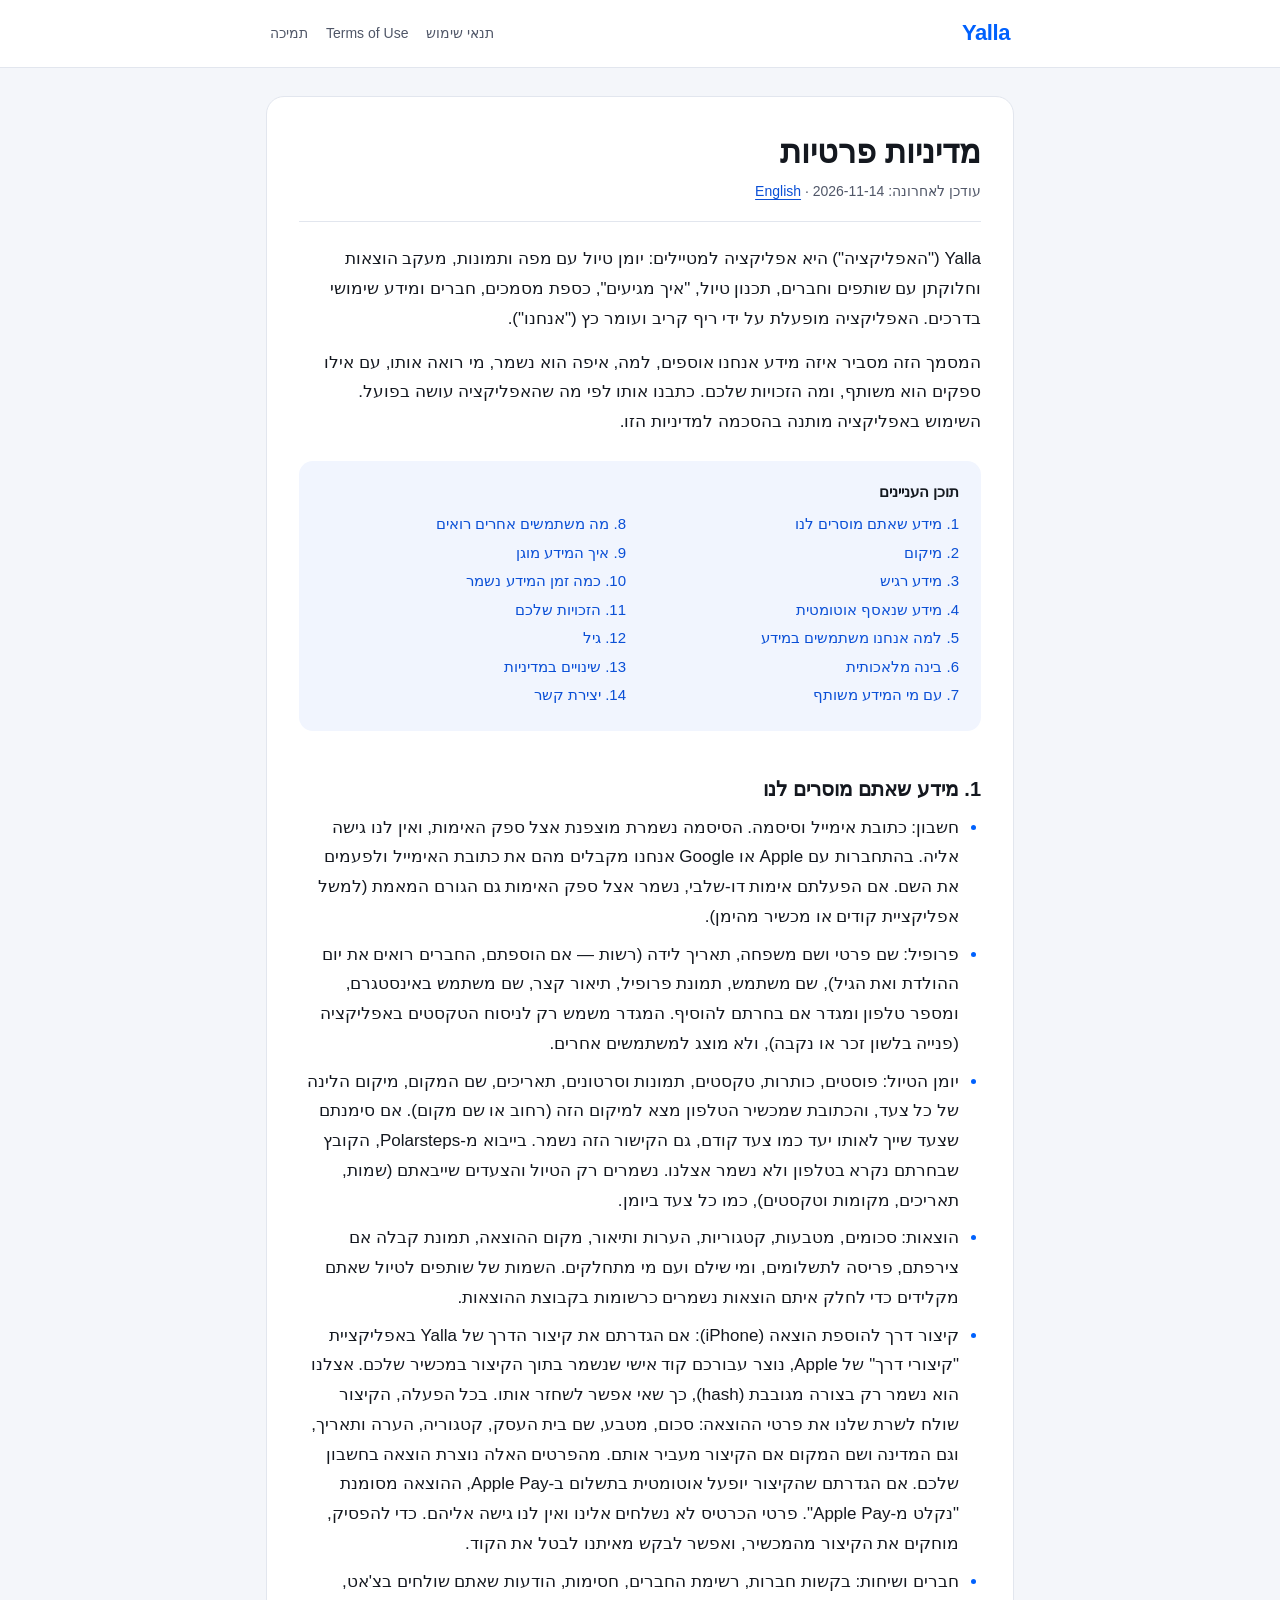
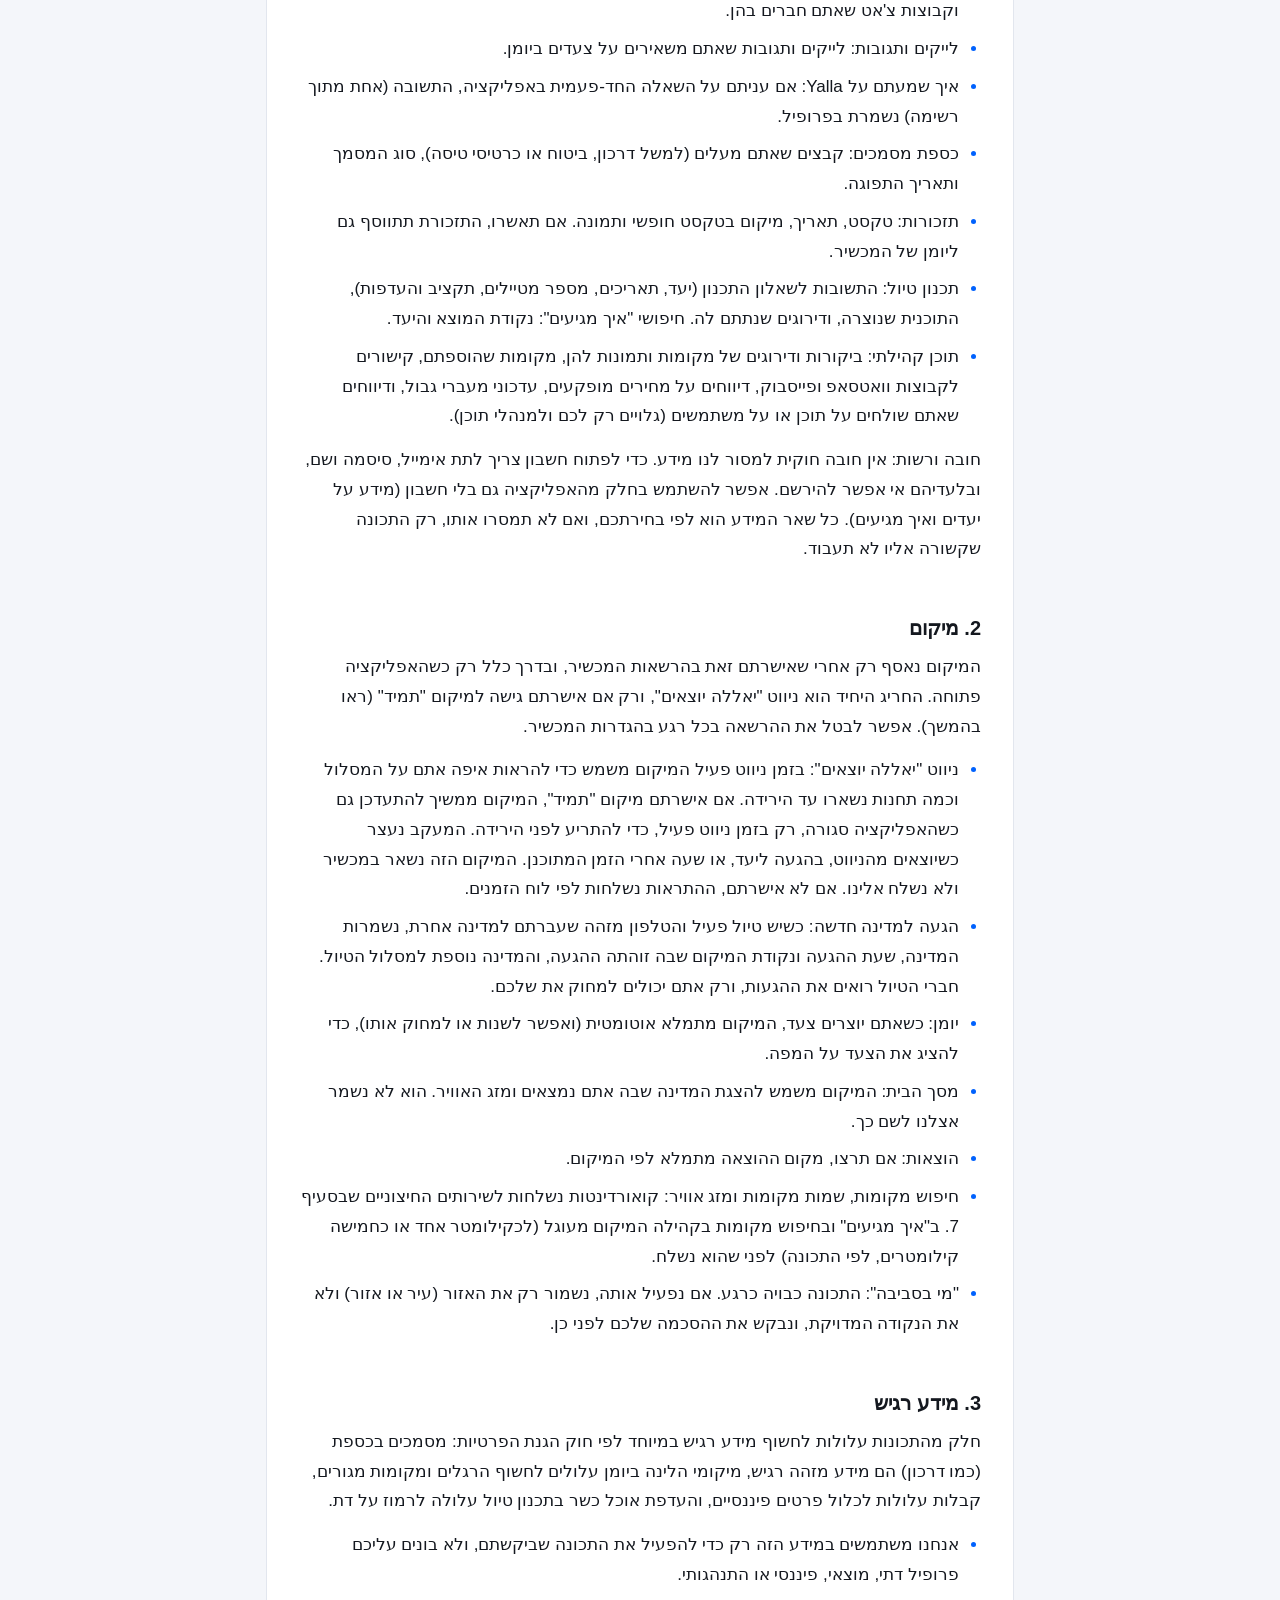
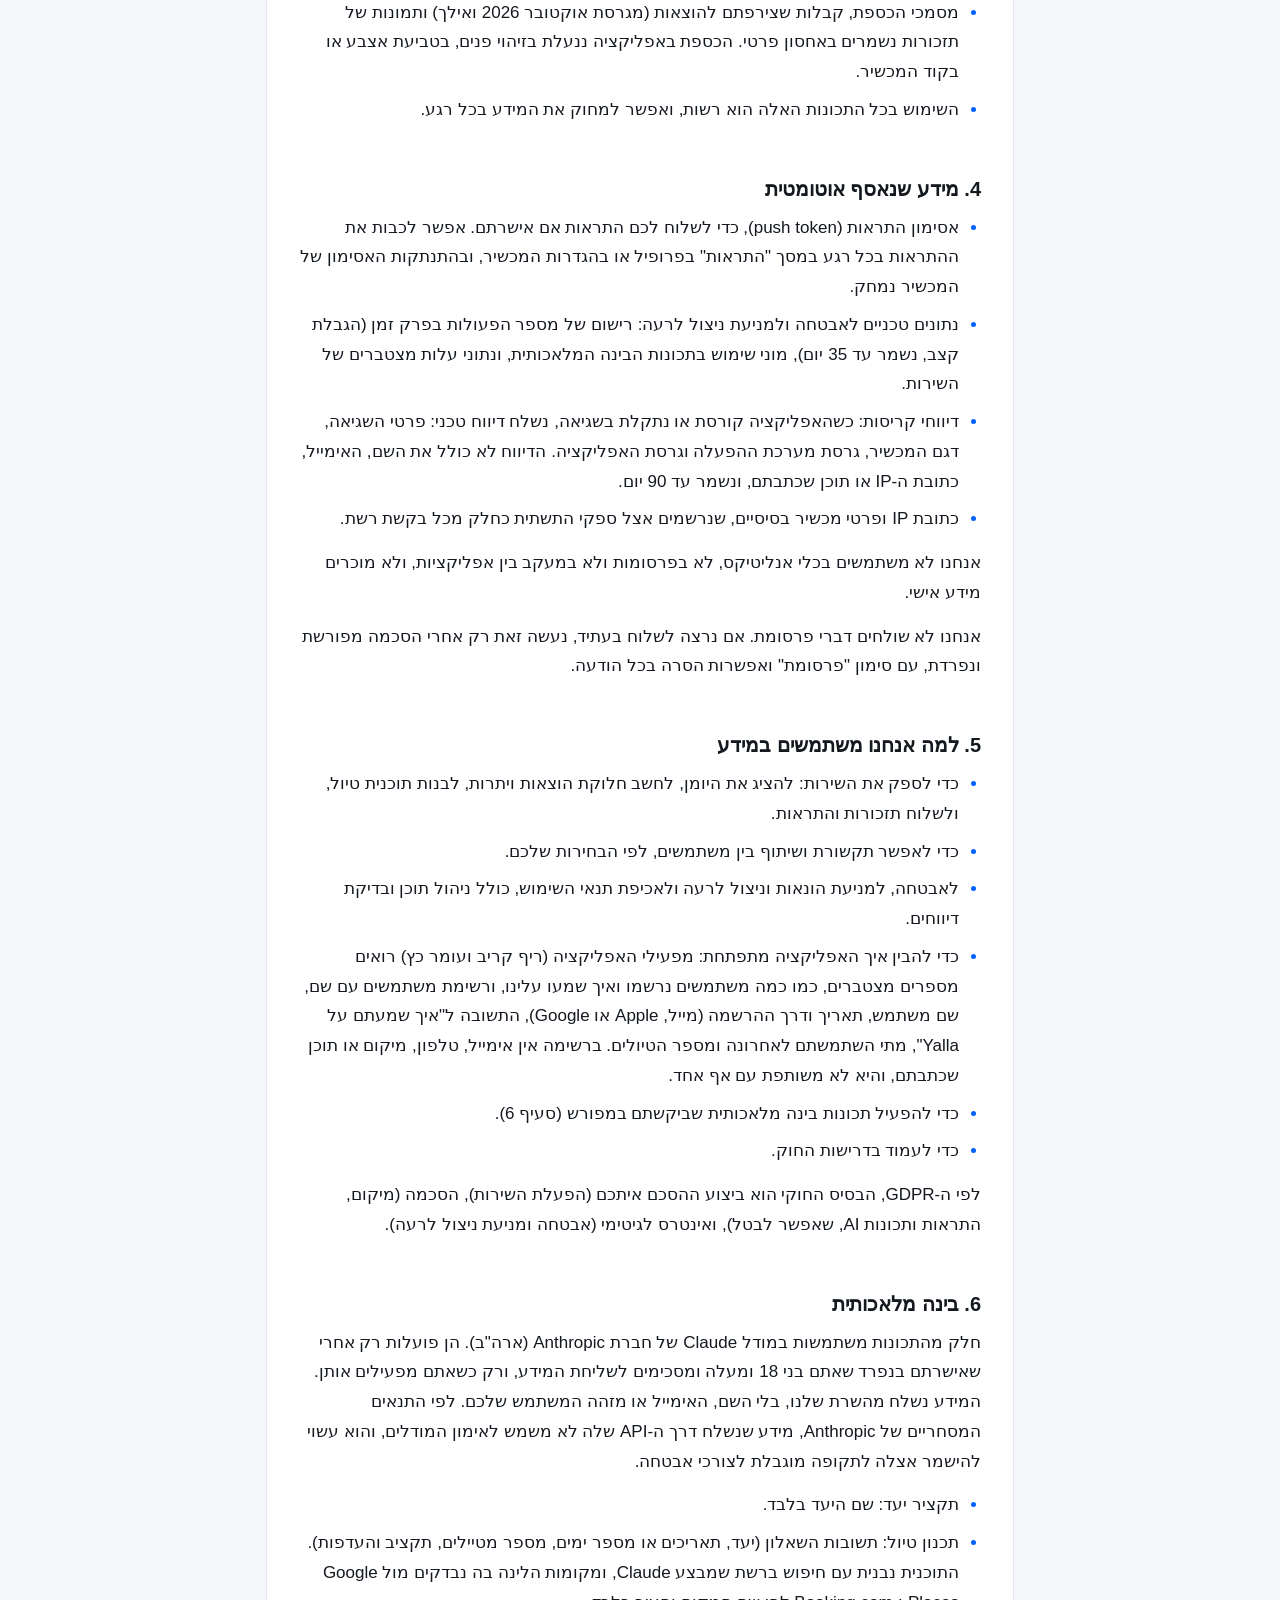
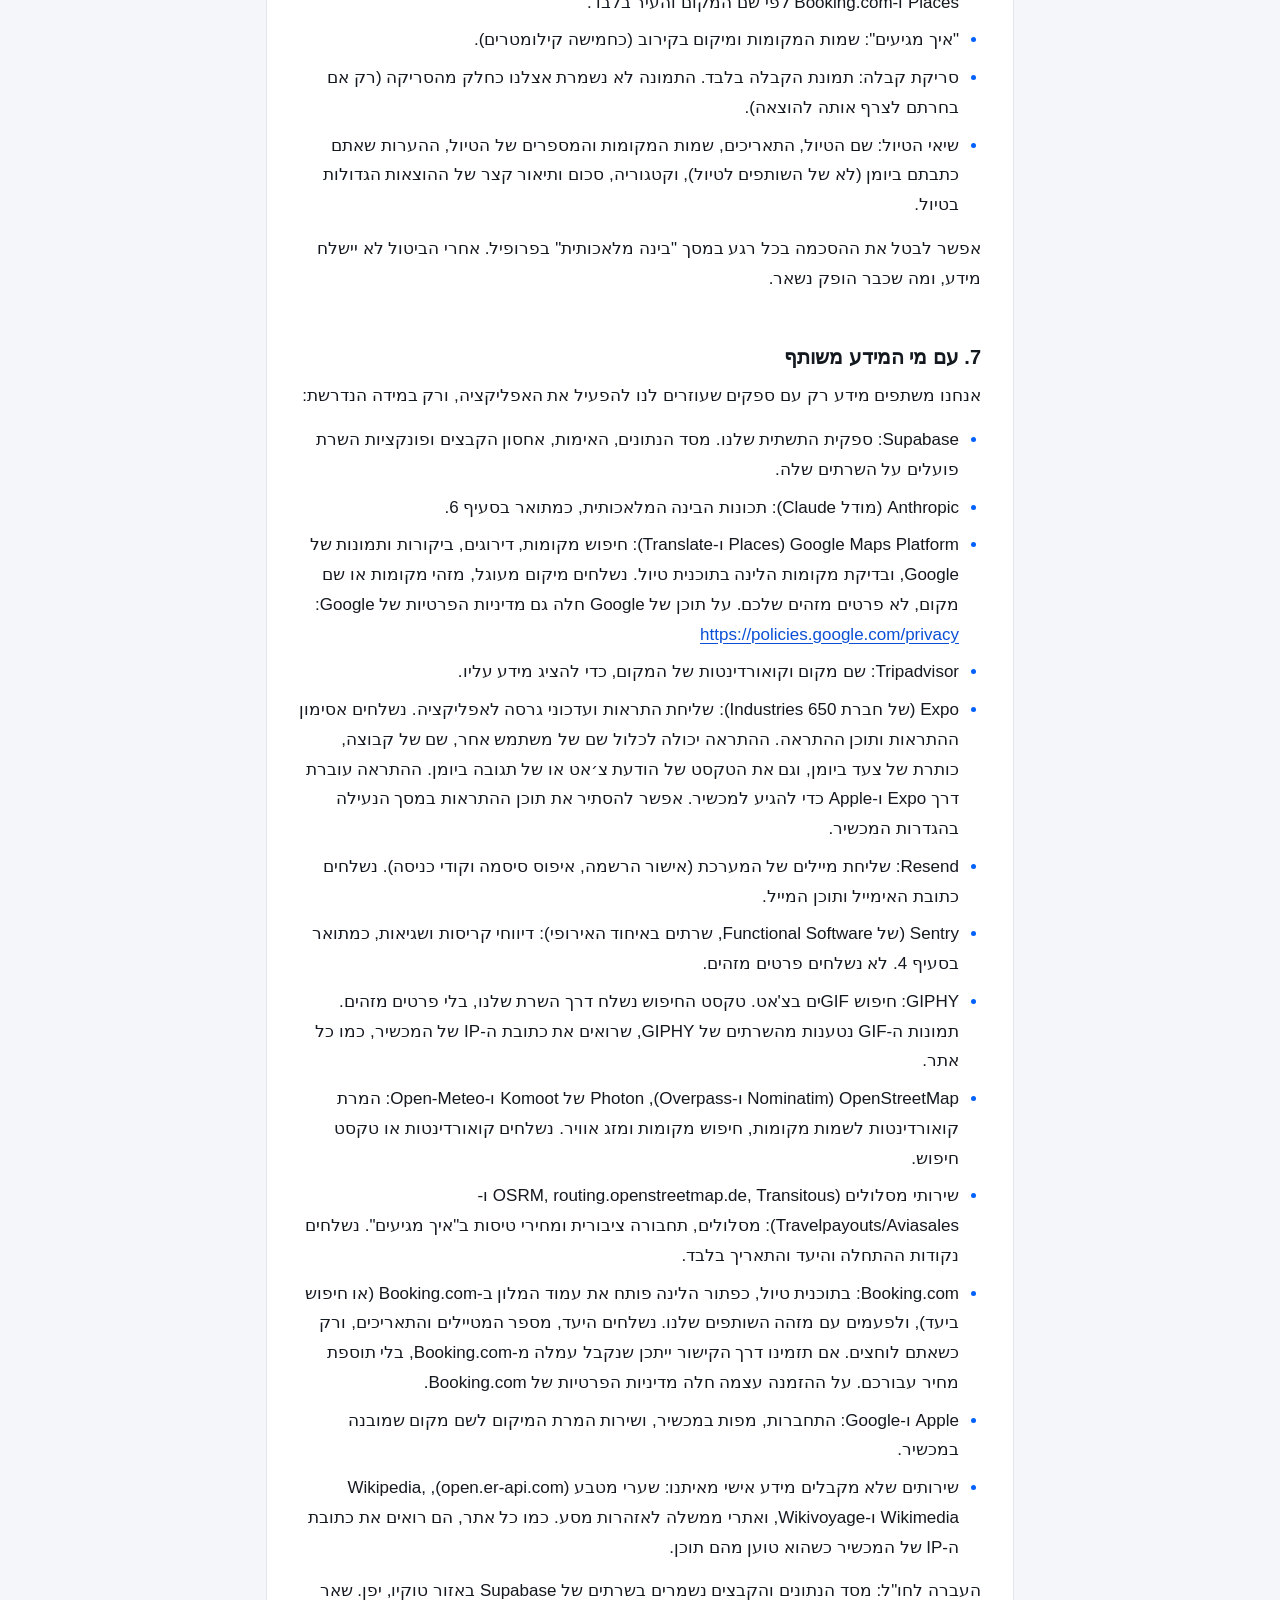
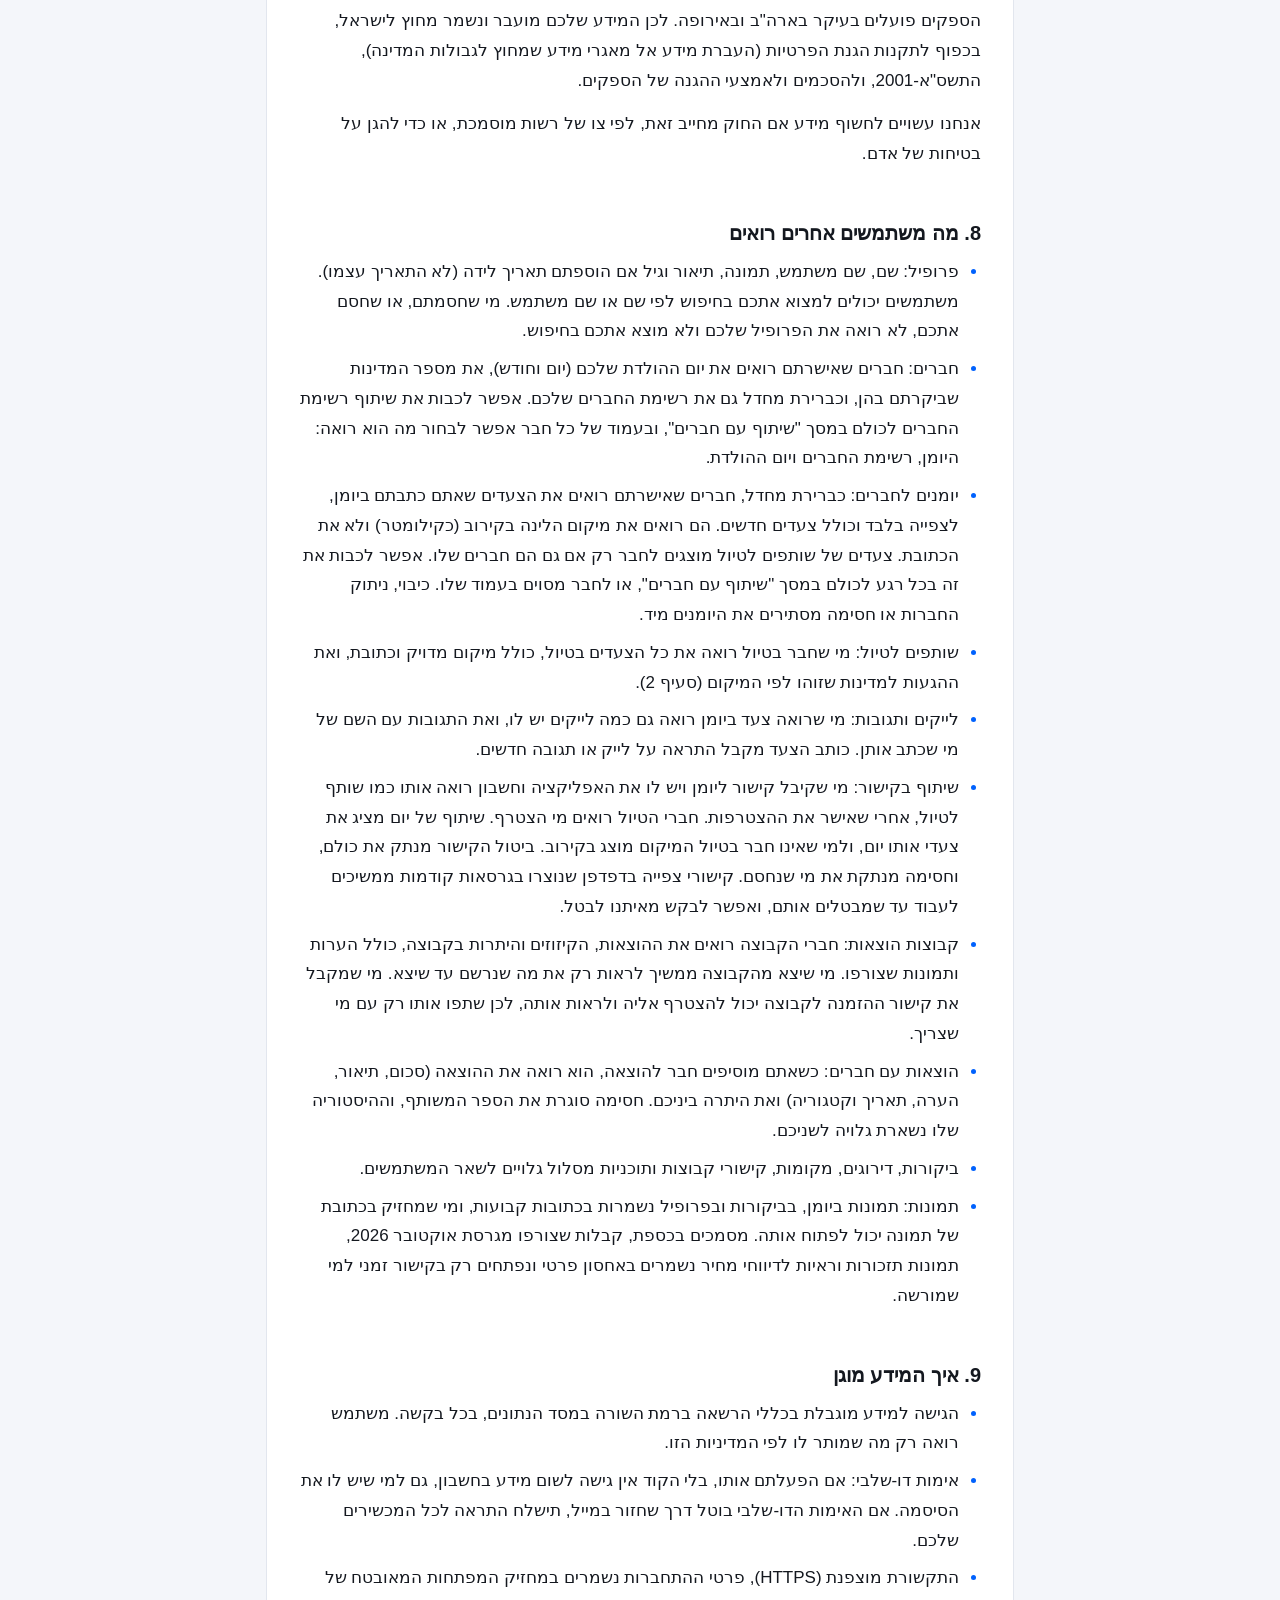
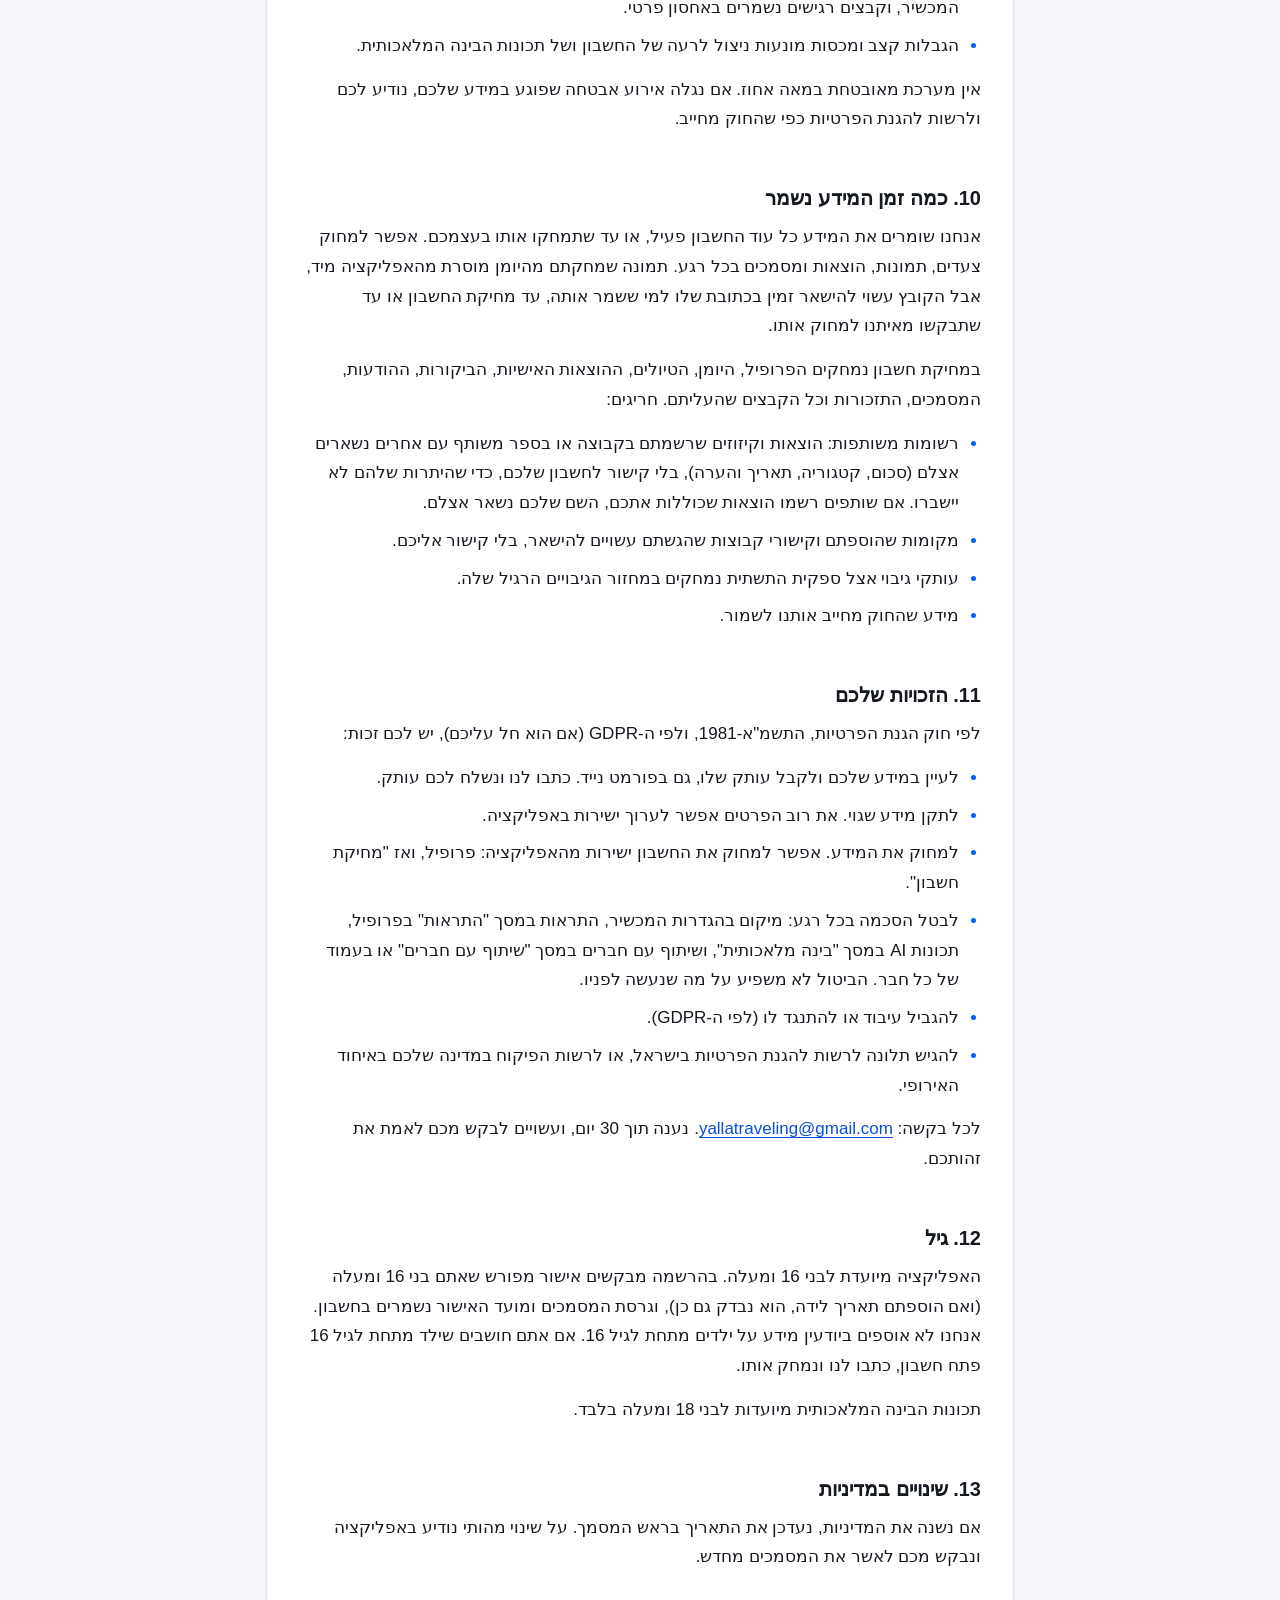
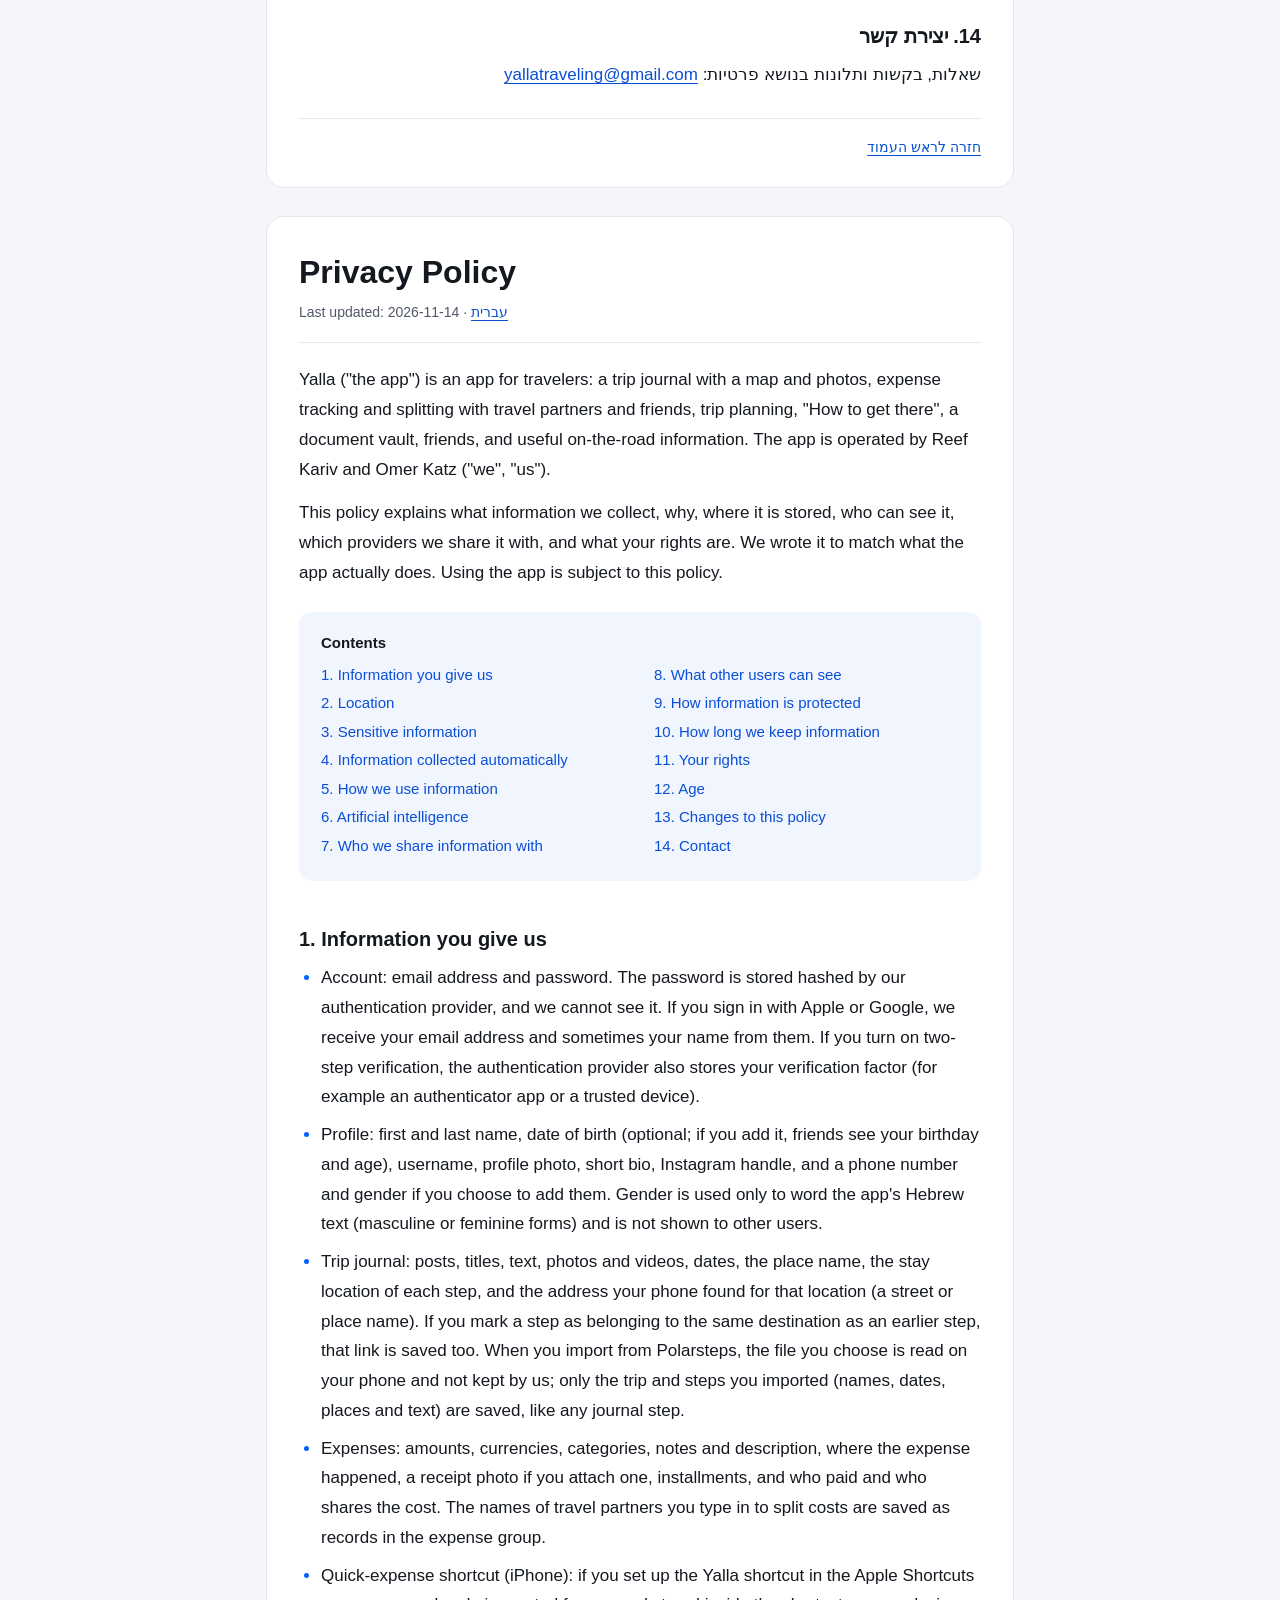
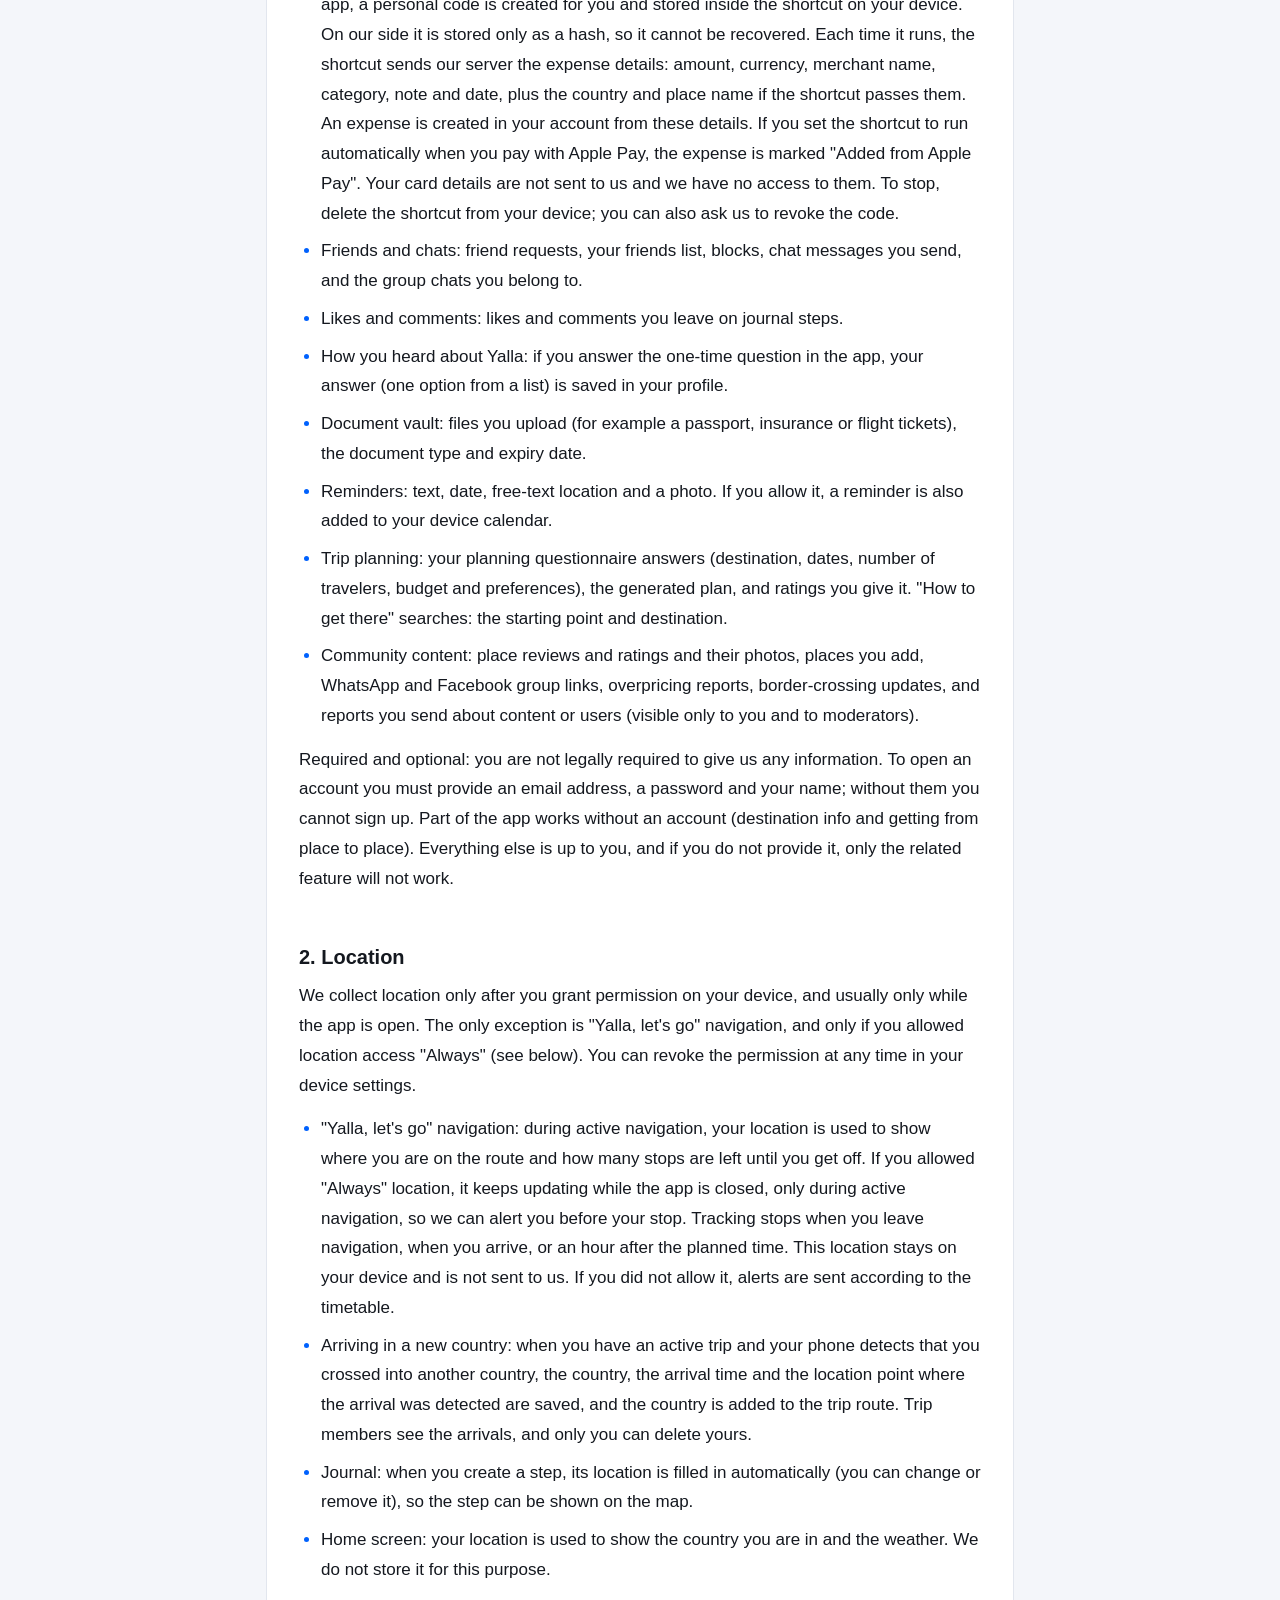
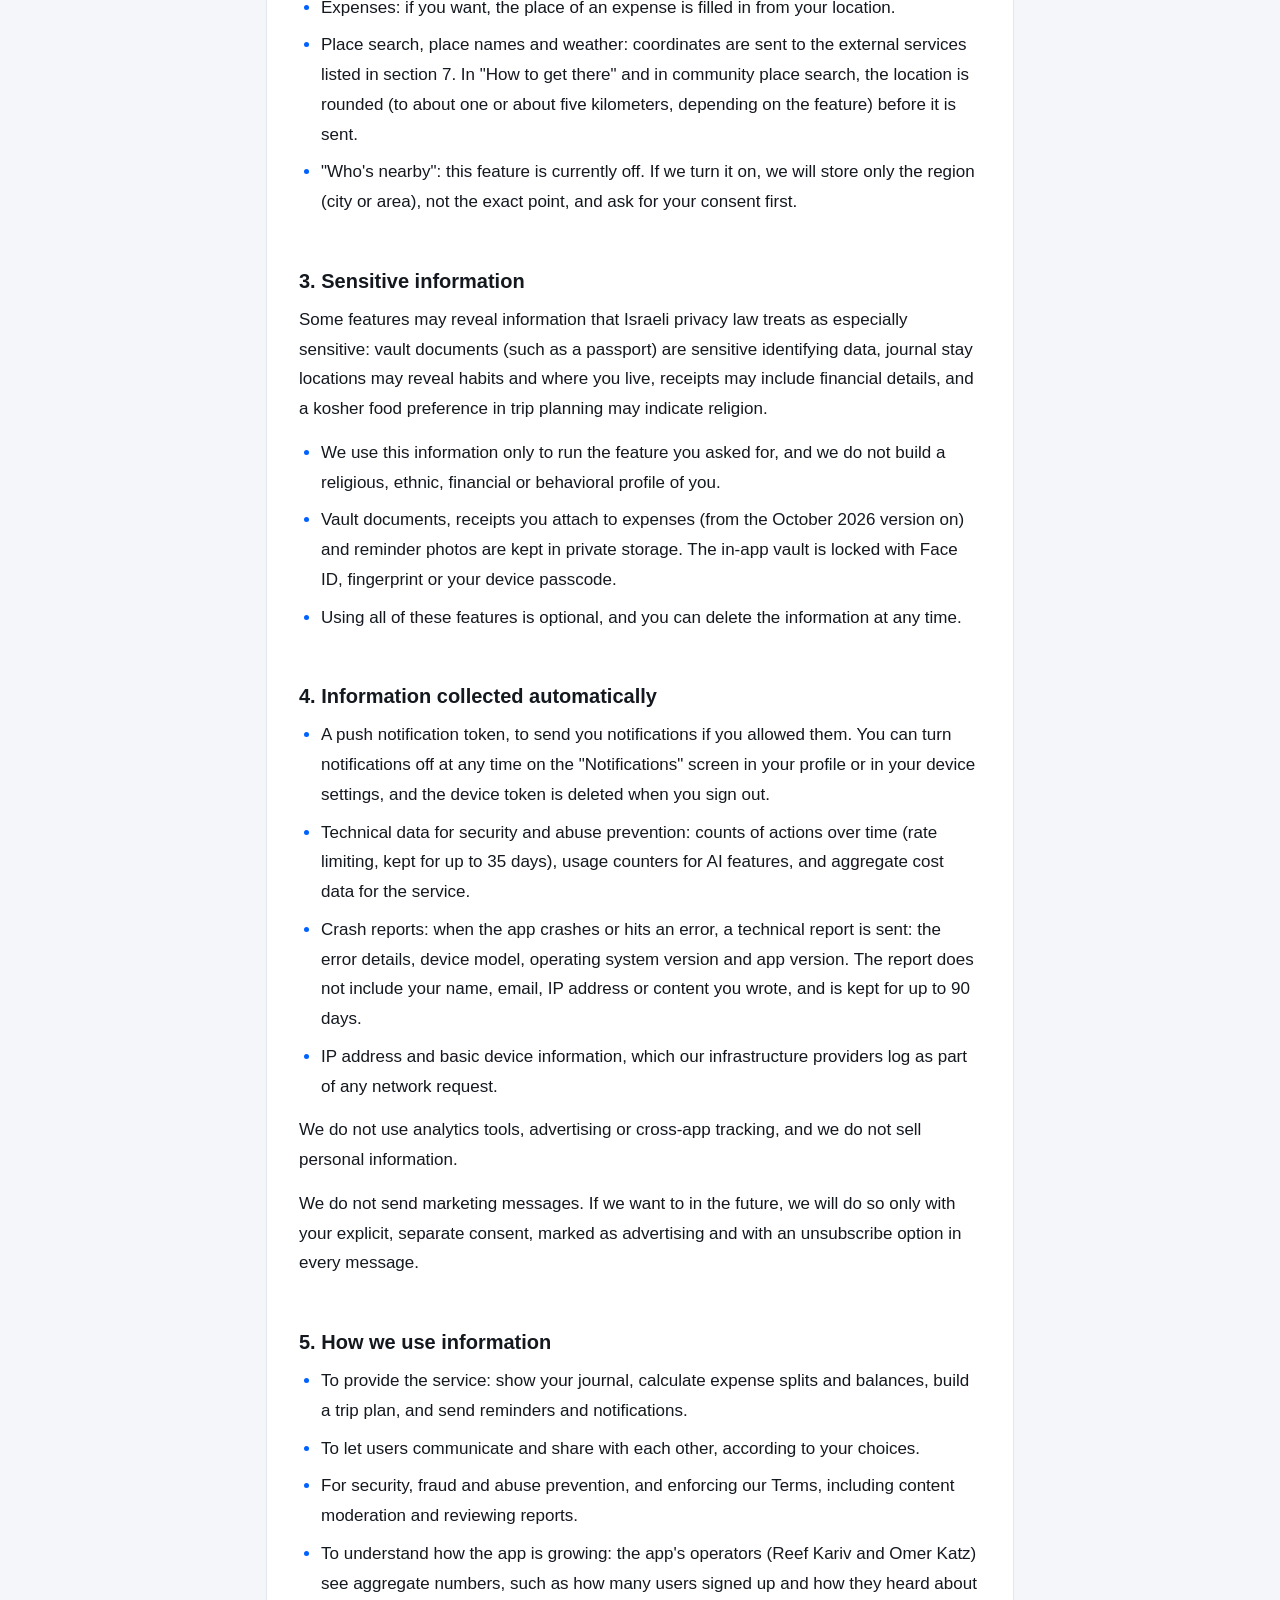
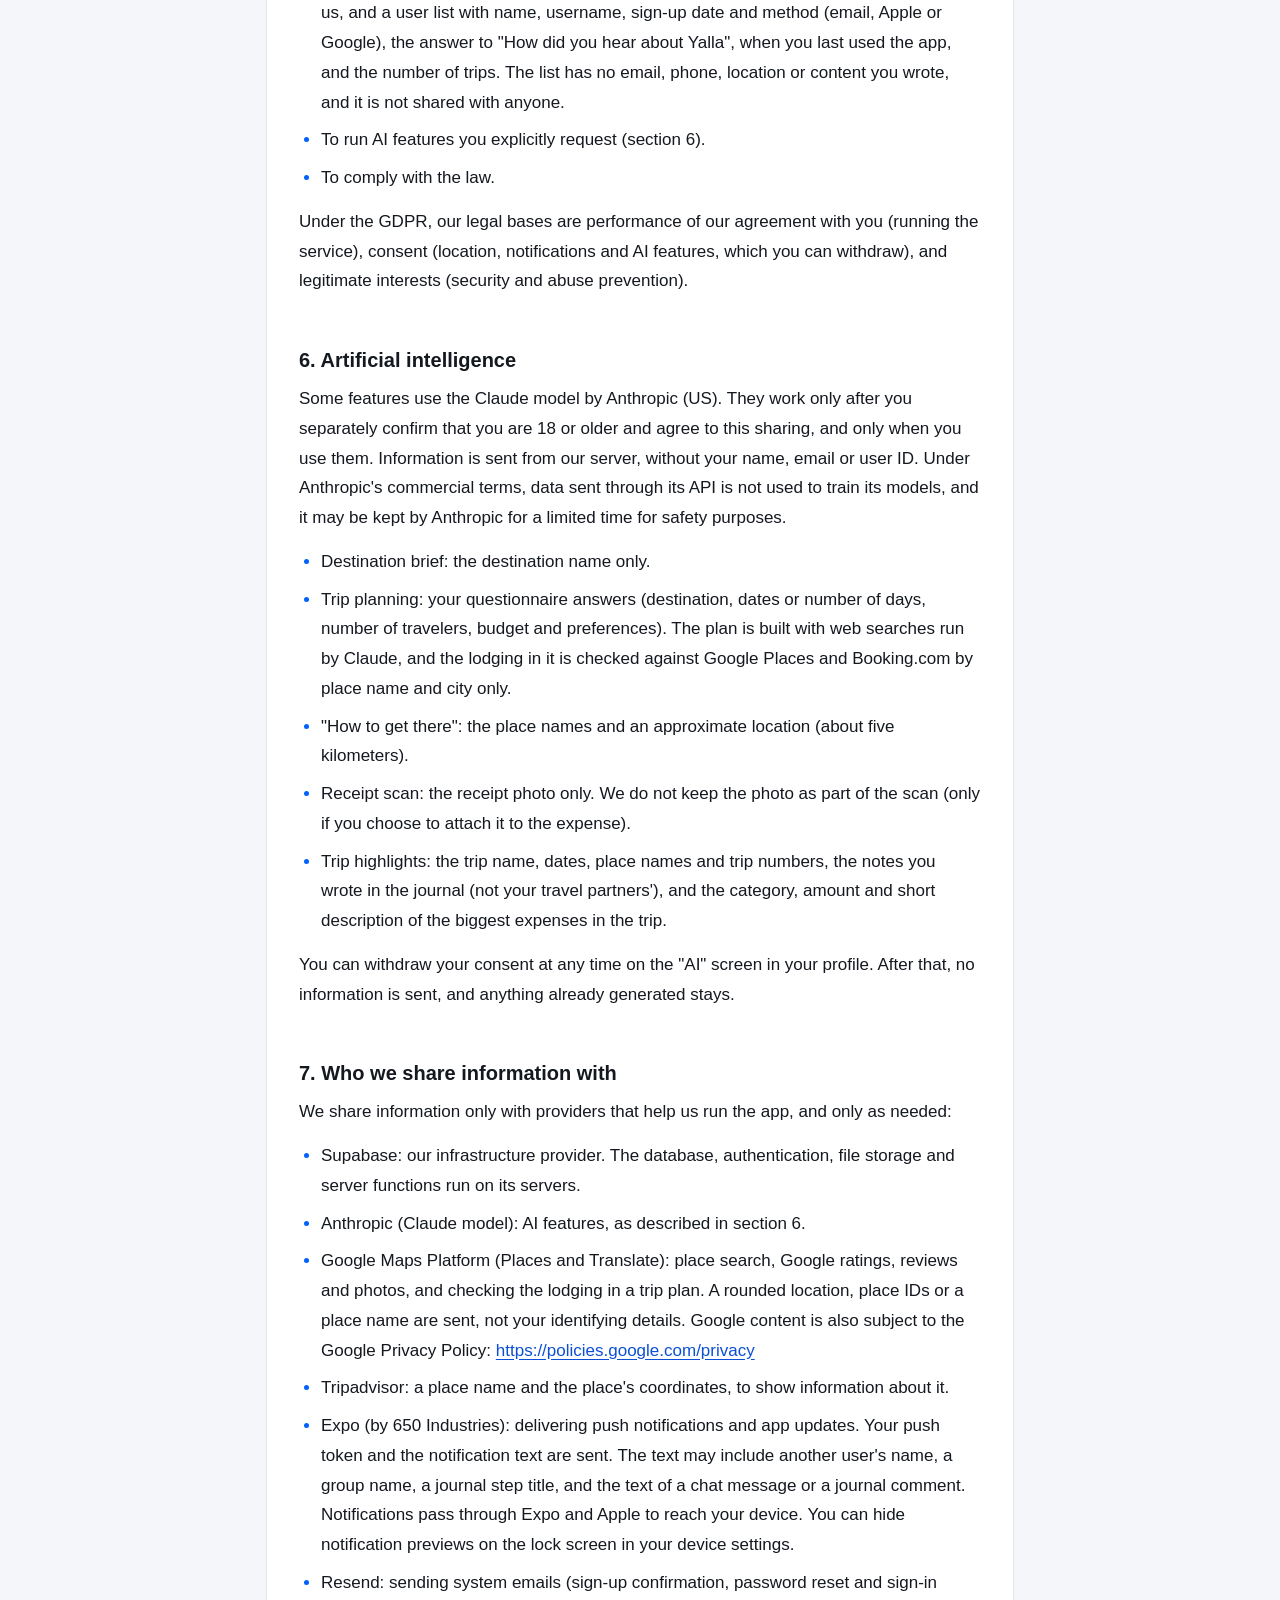
<file: privacy.html>
<!doctype html>
<html lang="he" dir="rtl">
  <head>
    <meta charset="utf-8" />
    <meta name="viewport" content="width=device-width, initial-scale=1" />
    <meta
      http-equiv="Content-Security-Policy"
      content="default-src 'none'; style-src 'unsafe-inline'; base-uri 'none'; form-action 'none'"
    />
    <title>Yalla · מדיניות פרטיות · Privacy Policy</title>
    <style>
      :root {
        --bg: #f4f6fa;
        --card: #ffffff;
        --ink: #14181f;
        --ink-soft: #505768;
        --rule: #e2e6ee;
        --accent: #0a4fd6;
        --brand: #0061fd;
        --tint: #f1f5fe;
      }
      @media (prefers-color-scheme: dark) {
        :root {
          --bg: #0f131c;
          --card: #181d2a;
          --ink: #f1f3f8;
          --ink-soft: #b4bdcf;
          --rule: #2a3243;
          --accent: #86aaff;
          --brand: #5c96ff;
          --tint: #1e2638;
        }
      }
      * {
        box-sizing: border-box;
      }
      html {
        scroll-behavior: smooth;
      }
      html,
      body {
        margin: 0;
      }
      body {
        background: var(--bg);
        color: var(--ink);
        font-family:
          -apple-system, BlinkMacSystemFont, 'Segoe UI', 'Noto Sans Hebrew', Arial, sans-serif;
        font-size: 17px;
        line-height: 1.75;
        -webkit-text-size-adjust: 100%;
      }
      ::selection {
        background: var(--brand);
        color: #fff;
      }
      a {
        color: var(--accent);
        text-underline-offset: 3px;
      }
      a:focus-visible {
        outline: 2px solid var(--brand);
        outline-offset: 2px;
        border-radius: 4px;
      }
      .site-head {
        background: var(--card);
        border-bottom: 1px solid var(--rule);
      }
      .site-head-in {
        max-width: 780px;
        margin: 0 auto;
        padding: 14px 20px;
        display: flex;
        flex-wrap: wrap;
        align-items: center;
        justify-content: space-between;
        gap: 8px 20px;
      }
      .brand {
        font-size: 22px;
        font-weight: 800;
        letter-spacing: -0.02em;
        color: var(--brand);
        text-decoration: none;
      }
      .site-nav {
        display: flex;
        flex-wrap: wrap;
        gap: 6px 18px;
        font-size: 14px;
      }
      .site-nav a {
        color: var(--ink-soft);
        text-decoration: none;
      }
      .site-nav a:hover {
        color: var(--accent);
        text-decoration: underline;
      }
      main {
        max-width: 780px;
        margin: 0 auto;
        padding: 28px 16px 56px;
      }
      article {
        background: var(--card);
        border: 1px solid var(--rule);
        border-radius: 18px;
        padding: 36px 32px 28px;
        margin-bottom: 28px;
        scroll-margin-top: 12px;
      }
      .doc-head {
        border-bottom: 1px solid var(--rule);
        padding-bottom: 18px;
        margin-bottom: 22px;
      }
      h1 {
        font-size: 32px;
        line-height: 1.2;
        font-weight: 800;
        margin: 0 0 8px;
      }
      .updated {
        color: var(--ink-soft);
        font-size: 14px;
        margin: 0;
      }
      .intro p {
        color: var(--ink);
      }
      .toc {
        background: var(--tint);
        border-radius: 14px;
        padding: 18px 22px;
        margin: 24px 0 8px;
      }
      .toc-title {
        font-weight: 700;
        font-size: 15px;
        margin: 0 0 8px;
      }
      .toc ol {
        list-style: none;
        margin: 0;
        padding: 0;
        columns: 2;
        column-gap: 28px;
      }
      .toc li {
        margin: 0 0 6px;
        font-size: 15px;
        line-height: 1.5;
        break-inside: avoid;
      }
      .toc a {
        text-decoration: none;
      }
      .toc a:hover {
        text-decoration: underline;
      }
      section {
        scroll-margin-top: 16px;
        padding-top: 6px;
      }
      h2 {
        font-size: 20px;
        line-height: 1.4;
        font-weight: 700;
        margin: 30px 0 10px;
      }
      p,
      ul {
        margin: 0 0 14px;
      }
      ul {
        padding-inline-start: 22px;
      }
      li {
        margin-bottom: 8px;
      }
      li::marker {
        color: var(--brand);
      }
      section a,
      .intro a {
        overflow-wrap: anywhere;
      }
      .to-top {
        margin: 28px 0 0;
        padding-top: 16px;
        border-top: 1px solid var(--rule);
        font-size: 14px;
      }
      footer {
        color: var(--ink-soft);
        font-size: 13px;
        text-align: center;
        line-height: 1.9;
      }
      footer a {
        color: var(--ink-soft);
      }
      @media (max-width: 600px) {
        body {
          font-size: 16px;
        }
        article {
          padding: 24px 18px 20px;
          border-radius: 14px;
        }
        h1 {
          font-size: 26px;
        }
        h2 {
          font-size: 18px;
        }
        .toc ol {
          columns: 1;
        }
      }
      @media print {
        body {
          background: #fff;
          color: #000;
          font-size: 11pt;
        }
        .site-head,
        .toc,
        .to-top,
        footer {
          display: none;
        }
        article {
          border: 0;
          padding: 0;
          break-after: page;
        }
        a {
          color: #000;
        }
        h2 {
          break-after: avoid;
        }
      }
    </style>
  </head>
  <body>
    <header class="site-head">
      <div class="site-head-in">
        <a class="brand" href="index.html" lang="en" dir="ltr">Yalla</a>
        <nav class="site-nav" aria-label="מסמכים">
          <a href="terms.html">תנאי שימוש</a>
          <a href="terms.html#en" lang="en">Terms of Use</a>
          <a href="support.html">תמיכה</a>
        </nav>
      </div>
    </header>
    <main>
      <article lang="he" dir="rtl" id="he">
        <header class="doc-head">
          <h1>מדיניות פרטיות</h1>
          <p class="updated">עודכן לאחרונה: 2026-11-14 · <a href="#en" lang="en">English</a></p>
        </header>
        <div class="intro">
          <p>
            Yalla (&quot;האפליקציה&quot;) היא אפליקציה למטיילים: יומן טיול עם מפה ותמונות, מעקב
            הוצאות וחלוקתן עם שותפים וחברים, תכנון טיול, &quot;איך מגיעים&quot;, כספת מסמכים, חברים
            ומידע שימושי בדרכים. האפליקציה מופעלת על ידי ריף קריב ועומר כץ (&quot;אנחנו&quot;).
          </p>
          <p>
            המסמך הזה מסביר איזה מידע אנחנו אוספים, למה, איפה הוא נשמר, מי רואה אותו, עם אילו ספקים
            הוא משותף, ומה הזכויות שלכם. כתבנו אותו לפי מה שהאפליקציה עושה בפועל. השימוש באפליקציה
            מותנה בהסכמה למדיניות הזו.
          </p>
        </div>
        <nav class="toc" aria-label="תוכן העניינים">
          <p class="toc-title">תוכן העניינים</p>
          <ol>
            <li><a href="#he-1">1. מידע שאתם מוסרים לנו</a></li>
            <li><a href="#he-2">2. מיקום</a></li>
            <li><a href="#he-3">3. מידע רגיש</a></li>
            <li><a href="#he-4">4. מידע שנאסף אוטומטית</a></li>
            <li><a href="#he-5">5. למה אנחנו משתמשים במידע</a></li>
            <li><a href="#he-6">6. בינה מלאכותית</a></li>
            <li><a href="#he-7">7. עם מי המידע משותף</a></li>
            <li><a href="#he-8">8. מה משתמשים אחרים רואים</a></li>
            <li><a href="#he-9">9. איך המידע מוגן</a></li>
            <li><a href="#he-10">10. כמה זמן המידע נשמר</a></li>
            <li><a href="#he-11">11. הזכויות שלכם</a></li>
            <li><a href="#he-12">12. גיל</a></li>
            <li><a href="#he-13">13. שינויים במדיניות</a></li>
            <li><a href="#he-14">14. יצירת קשר</a></li>
          </ol>
        </nav>
        <section id="he-1">
          <h2>1. מידע שאתם מוסרים לנו</h2>
          <ul>
            <li>
              חשבון: כתובת אימייל וסיסמה. הסיסמה נשמרת מוצפנת אצל ספק האימות, ואין לנו גישה אליה.
              בהתחברות עם Apple או Google אנחנו מקבלים מהם את כתובת האימייל ולפעמים את השם. אם
              הפעלתם אימות דו-שלבי, נשמר אצל ספק האימות גם הגורם המאמת (למשל אפליקציית קודים או
              מכשיר מהימן).
            </li>
            <li>
              פרופיל: שם פרטי ושם משפחה, תאריך לידה (רשות — אם הוספתם, החברים רואים את יום ההולדת
              ואת הגיל), שם משתמש, תמונת פרופיל, תיאור קצר, שם משתמש באינסטגרם, ומספר טלפון ומגדר אם
              בחרתם להוסיף. המגדר משמש רק לניסוח הטקסטים באפליקציה (פנייה בלשון זכר או נקבה), ולא
              מוצג למשתמשים אחרים.
            </li>
            <li>
              יומן הטיול: פוסטים, כותרות, טקסטים, תמונות וסרטונים, תאריכים, שם המקום, מיקום הלינה של
              כל צעד, והכתובת שמכשיר הטלפון מצא למיקום הזה (רחוב או שם מקום). אם סימנתם שצעד שייך
              לאותו יעד כמו צעד קודם, גם הקישור הזה נשמר. בייבוא מ-Polarsteps, הקובץ שבחרתם נקרא
              בטלפון ולא נשמר אצלנו. נשמרים רק הטיול והצעדים שייבאתם (שמות, תאריכים, מקומות
              וטקסטים), כמו כל צעד ביומן.
            </li>
            <li>
              הוצאות: סכומים, מטבעות, קטגוריות, הערות ותיאור, מקום ההוצאה, תמונת קבלה אם צירפתם,
              פריסה לתשלומים, ומי שילם ועם מי מתחלקים. השמות של שותפים לטיול שאתם מקלידים כדי לחלק
              איתם הוצאות נשמרים כרשומות בקבוצת ההוצאות.
            </li>
            <li>
              קיצור דרך להוספת הוצאה (iPhone): אם הגדרתם את קיצור הדרך של Yalla באפליקציית
              &quot;קיצורי דרך&quot; של Apple, נוצר עבורכם קוד אישי שנשמר בתוך הקיצור במכשיר שלכם.
              אצלנו הוא נשמר רק בצורה מגובבת (hash), כך שאי אפשר לשחזר אותו. בכל הפעלה, הקיצור שולח
              לשרת שלנו את פרטי ההוצאה: סכום, מטבע, שם בית העסק, קטגוריה, הערה ותאריך, וגם המדינה
              ושם המקום אם הקיצור מעביר אותם. מהפרטים האלה נוצרת הוצאה בחשבון שלכם. אם הגדרתם
              שהקיצור יופעל אוטומטית בתשלום ב-Apple Pay, ההוצאה מסומנת &quot;נקלט מ-Apple Pay&quot;.
              פרטי הכרטיס לא נשלחים אלינו ואין לנו גישה אליהם. כדי להפסיק, מוחקים את הקיצור מהמכשיר,
              ואפשר לבקש מאיתנו לבטל את הקוד.
            </li>
            <li>
              חברים ושיחות: בקשות חברות, רשימת החברים, חסימות, הודעות שאתם שולחים בצ'אט, וקבוצות
              צ'אט שאתם חברים בהן.
            </li>
            <li>לייקים ותגובות: לייקים ותגובות שאתם משאירים על צעדים ביומן.</li>
            <li>
              איך שמעתם על Yalla: אם עניתם על השאלה החד-פעמית באפליקציה, התשובה (אחת מתוך רשימה)
              נשמרת בפרופיל.
            </li>
            <li>
              כספת מסמכים: קבצים שאתם מעלים (למשל דרכון, ביטוח או כרטיסי טיסה), סוג המסמך ותאריך
              התפוגה.
            </li>
            <li>
              תזכורות: טקסט, תאריך, מיקום בטקסט חופשי ותמונה. אם תאשרו, התזכורת תתווסף גם ליומן של
              המכשיר.
            </li>
            <li>
              תכנון טיול: התשובות לשאלון התכנון (יעד, תאריכים, מספר מטיילים, תקציב והעדפות), התוכנית
              שנוצרה, ודירוגים שנתתם לה. חיפושי &quot;איך מגיעים&quot;: נקודת המוצא והיעד.
            </li>
            <li>
              תוכן קהילתי: ביקורות ודירוגים של מקומות ותמונות להן, מקומות שהוספתם, קישורים לקבוצות
              וואטסאפ ופייסבוק, דיווחים על מחירים מופקעים, עדכוני מעברי גבול, ודיווחים שאתם שולחים
              על תוכן או על משתמשים (גלויים רק לכם ולמנהלי תוכן).
            </li>
          </ul>
          <p>
            חובה ורשות: אין חובה חוקית למסור לנו מידע. כדי לפתוח חשבון צריך לתת אימייל, סיסמה ושם,
            ובלעדיהם אי אפשר להירשם. אפשר להשתמש בחלק מהאפליקציה גם בלי חשבון (מידע על יעדים ואיך
            מגיעים). כל שאר המידע הוא לפי בחירתכם, ואם לא תמסרו אותו, רק התכונה שקשורה אליו לא
            תעבוד.
          </p>
        </section>
        <section id="he-2">
          <h2>2. מיקום</h2>
          <p>
            המיקום נאסף רק אחרי שאישרתם זאת בהרשאות המכשיר, ובדרך כלל רק כשהאפליקציה פתוחה. החריג
            היחיד הוא ניווט &quot;יאללה יוצאים&quot;, ורק אם אישרתם גישה למיקום &quot;תמיד&quot;
            (ראו בהמשך). אפשר לבטל את ההרשאה בכל רגע בהגדרות המכשיר.
          </p>
          <ul>
            <li>
              ניווט &quot;יאללה יוצאים&quot;: בזמן ניווט פעיל המיקום משמש כדי להראות איפה אתם על
              המסלול וכמה תחנות נשארו עד הירידה. אם אישרתם מיקום &quot;תמיד&quot;, המיקום ממשיך
              להתעדכן גם כשהאפליקציה סגורה, רק בזמן ניווט פעיל, כדי להתריע לפני הירידה. המעקב נעצר
              כשיוצאים מהניווט, בהגעה ליעד, או שעה אחרי הזמן המתוכנן. המיקום הזה נשאר במכשיר ולא
              נשלח אלינו. אם לא אישרתם, ההתראות נשלחות לפי לוח הזמנים.
            </li>
            <li>
              הגעה למדינה חדשה: כשיש טיול פעיל והטלפון מזהה שעברתם למדינה אחרת, נשמרות המדינה, שעת
              ההגעה ונקודת המיקום שבה זוהתה ההגעה, והמדינה נוספת למסלול הטיול. חברי הטיול רואים את
              ההגעות, ורק אתם יכולים למחוק את שלכם.
            </li>
            <li>
              יומן: כשאתם יוצרים צעד, המיקום מתמלא אוטומטית (ואפשר לשנות או למחוק אותו), כדי להציג
              את הצעד על המפה.
            </li>
            <li>
              מסך הבית: המיקום משמש להצגת המדינה שבה אתם נמצאים ומזג האוויר. הוא לא נשמר אצלנו לשם
              כך.
            </li>
            <li>הוצאות: אם תרצו, מקום ההוצאה מתמלא לפי המיקום.</li>
            <li>
              חיפוש מקומות, שמות מקומות ומזג אוויר: קואורדינטות נשלחות לשירותים החיצוניים שבסעיף 7.
              ב&quot;איך מגיעים&quot; ובחיפוש מקומות בקהילה המיקום מעוגל (לכקילומטר אחד או כחמישה
              קילומטרים, לפי התכונה) לפני שהוא נשלח.
            </li>
            <li>
              &quot;מי בסביבה&quot;: התכונה כבויה כרגע. אם נפעיל אותה, נשמור רק את האזור (עיר או
              אזור) ולא את הנקודה המדויקת, ונבקש את ההסכמה שלכם לפני כן.
            </li>
          </ul>
        </section>
        <section id="he-3">
          <h2>3. מידע רגיש</h2>
          <p>
            חלק מהתכונות עלולות לחשוף מידע רגיש במיוחד לפי חוק הגנת הפרטיות: מסמכים בכספת (כמו
            דרכון) הם מידע מזהה רגיש, מיקומי הלינה ביומן עלולים לחשוף הרגלים ומקומות מגורים, קבלות
            עלולות לכלול פרטים פיננסיים, והעדפת אוכל כשר בתכנון טיול עלולה לרמוז על דת.
          </p>
          <ul>
            <li>
              אנחנו משתמשים במידע הזה רק כדי להפעיל את התכונה שביקשתם, ולא בונים עליכם פרופיל דתי,
              מוצאי, פיננסי או התנהגותי.
            </li>
            <li>
              מסמכי הכספת, קבלות שצירפתם להוצאות (מגרסת אוקטובר 2026 ואילך) ותמונות של תזכורות
              נשמרים באחסון פרטי. הכספת באפליקציה ננעלת בזיהוי פנים, בטביעת אצבע או בקוד המכשיר.
            </li>
            <li>השימוש בכל התכונות האלה הוא רשות, ואפשר למחוק את המידע בכל רגע.</li>
          </ul>
        </section>
        <section id="he-4">
          <h2>4. מידע שנאסף אוטומטית</h2>
          <ul>
            <li>
              אסימון התראות (push token), כדי לשלוח לכם התראות אם אישרתם. אפשר לכבות את ההתראות בכל
              רגע במסך &quot;התראות&quot; בפרופיל או בהגדרות המכשיר, ובהתנתקות האסימון של המכשיר
              נמחק.
            </li>
            <li>
              נתונים טכניים לאבטחה ולמניעת ניצול לרעה: רישום של מספר הפעולות בפרק זמן (הגבלת קצב,
              נשמר עד 35 יום), מוני שימוש בתכונות הבינה המלאכותית, ונתוני עלות מצטברים של השירות.
            </li>
            <li>
              דיווחי קריסות: כשהאפליקציה קורסת או נתקלת בשגיאה, נשלח דיווח טכני: פרטי השגיאה, דגם
              המכשיר, גרסת מערכת ההפעלה וגרסת האפליקציה. הדיווח לא כולל את השם, האימייל, כתובת ה-IP
              או תוכן שכתבתם, ונשמר עד 90 יום.
            </li>
            <li>כתובת IP ופרטי מכשיר בסיסיים, שנרשמים אצל ספקי התשתית כחלק מכל בקשת רשת.</li>
          </ul>
          <p>
            אנחנו לא משתמשים בכלי אנליטיקס, לא בפרסומות ולא במעקב בין אפליקציות, ולא מוכרים מידע
            אישי.
          </p>
          <p>
            אנחנו לא שולחים דברי פרסומת. אם נרצה לשלוח בעתיד, נעשה זאת רק אחרי הסכמה מפורשת ונפרדת,
            עם סימון &quot;פרסומת&quot; ואפשרות הסרה בכל הודעה.
          </p>
        </section>
        <section id="he-5">
          <h2>5. למה אנחנו משתמשים במידע</h2>
          <ul>
            <li>
              כדי לספק את השירות: להציג את היומן, לחשב חלוקת הוצאות ויתרות, לבנות תוכנית טיול,
              ולשלוח תזכורות והתראות.
            </li>
            <li>כדי לאפשר תקשורת ושיתוף בין משתמשים, לפי הבחירות שלכם.</li>
            <li>
              לאבטחה, למניעת הונאות וניצול לרעה ולאכיפת תנאי השימוש, כולל ניהול תוכן ובדיקת דיווחים.
            </li>
            <li>
              כדי להבין איך האפליקציה מתפתחת: מפעילי האפליקציה (ריף קריב ועומר כץ) רואים מספרים
              מצטברים, כמו כמה משתמשים נרשמו ואיך שמעו עלינו, ורשימת משתמשים עם שם, שם משתמש, תאריך
              ודרך ההרשמה (מייל, Apple או Google), התשובה ל&quot;איך שמעתם על Yalla&quot;, מתי
              השתמשתם לאחרונה ומספר הטיולים. ברשימה אין אימייל, טלפון, מיקום או תוכן שכתבתם, והיא לא
              משותפת עם אף אחד.
            </li>
            <li>כדי להפעיל תכונות בינה מלאכותית שביקשתם במפורש (סעיף 6).</li>
            <li>כדי לעמוד בדרישות החוק.</li>
          </ul>
          <p>
            לפי ה-GDPR, הבסיס החוקי הוא ביצוע ההסכם איתכם (הפעלת השירות), הסכמה (מיקום, התראות
            ותכונות AI, שאפשר לבטל), ואינטרס לגיטימי (אבטחה ומניעת ניצול לרעה).
          </p>
        </section>
        <section id="he-6">
          <h2>6. בינה מלאכותית</h2>
          <p>
            חלק מהתכונות משתמשות במודל Claude של חברת Anthropic (ארה&quot;ב). הן פועלות רק אחרי
            שאישרתם בנפרד שאתם בני 18 ומעלה ומסכימים לשליחת המידע, ורק כשאתם מפעילים אותן. המידע
            נשלח מהשרת שלנו, בלי השם, האימייל או מזהה המשתמש שלכם. לפי התנאים המסחריים של Anthropic,
            מידע שנשלח דרך ה-API שלה לא משמש לאימון המודלים, והוא עשוי להישמר אצלה לתקופה מוגבלת
            לצורכי אבטחה.
          </p>
          <ul>
            <li>תקציר יעד: שם היעד בלבד.</li>
            <li>
              תכנון טיול: תשובות השאלון (יעד, תאריכים או מספר ימים, מספר מטיילים, תקציב והעדפות).
              התוכנית נבנית עם חיפוש ברשת שמבצע Claude, ומקומות הלינה בה נבדקים מול Google Places
              ו-Booking.com לפי שם המקום והעיר בלבד.
            </li>
            <li>&quot;איך מגיעים&quot;: שמות המקומות ומיקום בקירוב (כחמישה קילומטרים).</li>
            <li>
              סריקת קבלה: תמונת הקבלה בלבד. התמונה לא נשמרת אצלנו כחלק מהסריקה (רק אם בחרתם לצרף
              אותה להוצאה).
            </li>
            <li>
              שיאי הטיול: שם הטיול, התאריכים, שמות המקומות והמספרים של הטיול, ההערות שאתם כתבתם
              ביומן (לא של השותפים לטיול), וקטגוריה, סכום ותיאור קצר של ההוצאות הגדולות בטיול.
            </li>
          </ul>
          <p>
            אפשר לבטל את ההסכמה בכל רגע במסך &quot;בינה מלאכותית&quot; בפרופיל. אחרי הביטול לא יישלח
            מידע, ומה שכבר הופק נשאר.
          </p>
        </section>
        <section id="he-7">
          <h2>7. עם מי המידע משותף</h2>
          <p>אנחנו משתפים מידע רק עם ספקים שעוזרים לנו להפעיל את האפליקציה, ורק במידה הנדרשת:</p>
          <ul>
            <li>
              Supabase: ספקית התשתית שלנו. מסד הנתונים, האימות, אחסון הקבצים ופונקציות השרת פועלים
              על השרתים שלה.
            </li>
            <li>Anthropic (מודל Claude): תכונות הבינה המלאכותית, כמתואר בסעיף 6.</li>
            <li>
              Google Maps Platform (Places ו-Translate): חיפוש מקומות, דירוגים, ביקורות ותמונות של
              Google, ובדיקת מקומות הלינה בתוכנית טיול. נשלחים מיקום מעוגל, מזהי מקומות או שם מקום,
              לא פרטים מזהים שלכם. על תוכן של Google חלה גם מדיניות הפרטיות של Google:
              <a href="https://policies.google.com/privacy" rel="noopener noreferrer" dir="ltr"
                >https://policies.google.com/privacy</a
              >
            </li>
            <li>Tripadvisor: שם מקום וקואורדינטות של המקום, כדי להציג מידע עליו.</li>
            <li>
              Expo (של חברת 650 Industries): שליחת התראות ועדכוני גרסה לאפליקציה. נשלחים אסימון
              ההתראות ותוכן ההתראה. ההתראה יכולה לכלול שם של משתמש אחר, שם של קבוצה, כותרת של צעד
              ביומן, וגם את הטקסט של הודעת צ׳אט או של תגובה ביומן. ההתראה עוברת דרך Expo ו-Apple כדי
              להגיע למכשיר. אפשר להסתיר את תוכן ההתראות במסך הנעילה בהגדרות המכשיר.
            </li>
            <li>
              Resend: שליחת מיילים של המערכת (אישור הרשמה, איפוס סיסמה וקודי כניסה). נשלחים כתובת
              האימייל ותוכן המייל.
            </li>
            <li>
              Sentry (של Functional Software, שרתים באיחוד האירופי): דיווחי קריסות ושגיאות, כמתואר
              בסעיף 4. לא נשלחים פרטים מזהים.
            </li>
            <li>
              GIPHY: חיפוש GIFים בצ'אט. טקסט החיפוש נשלח דרך השרת שלנו, בלי פרטים מזהים. תמונות
              ה-GIF נטענות מהשרתים של GIPHY, שרואים את כתובת ה-IP של המכשיר, כמו כל אתר.
            </li>
            <li>
              OpenStreetMap (Nominatim ו-Overpass), Photon של Komoot ו-Open-Meteo: המרת קואורדינטות
              לשמות מקומות, חיפוש מקומות ומזג אוויר. נשלחים קואורדינטות או טקסט חיפוש.
            </li>
            <li>
              שירותי מסלולים (OSRM, routing.openstreetmap.de, Transitous ו-Travelpayouts/Aviasales):
              מסלולים, תחבורה ציבורית ומחירי טיסות ב&quot;איך מגיעים&quot;. נשלחים נקודות ההתחלה
              והיעד והתאריך בלבד.
            </li>
            <li>
              Booking.com: בתוכנית טיול, כפתור הלינה פותח את עמוד המלון ב-Booking.com (או חיפוש
              ביעד), ולפעמים עם מזהה השותפים שלנו. נשלחים היעד, מספר המטיילים והתאריכים, ורק כשאתם
              לוחצים. אם תזמינו דרך הקישור ייתכן שנקבל עמלה מ-Booking.com, בלי תוספת מחיר עבורכם. על
              ההזמנה עצמה חלה מדיניות הפרטיות של Booking.com.
            </li>
            <li>
              Apple ו-Google: התחברות, מפות במכשיר, ושירות המרת המיקום לשם מקום שמובנה במכשיר.
            </li>
            <li>
              שירותים שלא מקבלים מידע אישי מאיתנו: שערי מטבע (open.er-api.com), Wikipedia, Wikimedia
              ו-Wikivoyage, ואתרי ממשלה לאזהרות מסע. כמו כל אתר, הם רואים את כתובת ה-IP של המכשיר
              כשהוא טוען מהם תוכן.
            </li>
          </ul>
          <p>
            העברה לחו&quot;ל: מסד הנתונים והקבצים נשמרים בשרתים של Supabase באזור טוקיו, יפן. שאר
            הספקים פועלים בעיקר בארה&quot;ב ובאירופה. לכן המידע שלכם מועבר ונשמר מחוץ לישראל, בכפוף
            לתקנות הגנת הפרטיות (העברת מידע אל מאגרי מידע שמחוץ לגבולות המדינה), התשס&quot;א-2001,
            ולהסכמים ולאמצעי ההגנה של הספקים.
          </p>
          <p>
            אנחנו עשויים לחשוף מידע אם החוק מחייב זאת, לפי צו של רשות מוסמכת, או כדי להגן על בטיחות
            של אדם.
          </p>
        </section>
        <section id="he-8">
          <h2>8. מה משתמשים אחרים רואים</h2>
          <ul>
            <li>
              פרופיל: שם, שם משתמש, תמונה, תיאור וגיל אם הוספתם תאריך לידה (לא התאריך עצמו). משתמשים
              יכולים למצוא אתכם בחיפוש לפי שם או שם משתמש. מי שחסמתם, או שחסם אתכם, לא רואה את
              הפרופיל שלכם ולא מוצא אתכם בחיפוש.
            </li>
            <li>
              חברים: חברים שאישרתם רואים את יום ההולדת שלכם (יום וחודש), את מספר המדינות שביקרתם
              בהן, וכברירת מחדל גם את רשימת החברים שלכם. אפשר לכבות את שיתוף רשימת החברים לכולם במסך
              &quot;שיתוף עם חברים&quot;, ובעמוד של כל חבר אפשר לבחור מה הוא רואה: היומן, רשימת
              החברים ויום ההולדת.
            </li>
            <li>
              יומנים לחברים: כברירת מחדל, חברים שאישרתם רואים את הצעדים שאתם כתבתם ביומן, לצפייה
              בלבד וכולל צעדים חדשים. הם רואים את מיקום הלינה בקירוב (כקילומטר) ולא את הכתובת. צעדים
              של שותפים לטיול מוצגים לחבר רק אם גם הם חברים שלו. אפשר לכבות את זה בכל רגע לכולם במסך
              &quot;שיתוף עם חברים&quot;, או לחבר מסוים בעמוד שלו. כיבוי, ניתוק החברות או חסימה
              מסתירים את היומנים מיד.
            </li>
            <li>
              שותפים לטיול: מי שחבר בטיול רואה את כל הצעדים בטיול, כולל מיקום מדויק וכתובת, ואת
              ההגעות למדינות שזוהו לפי המיקום (סעיף 2).
            </li>
            <li>
              לייקים ותגובות: מי שרואה צעד ביומן רואה גם כמה לייקים יש לו, ואת התגובות עם השם של מי
              שכתב אותן. כותב הצעד מקבל התראה על לייק או תגובה חדשים.
            </li>
            <li>
              שיתוף בקישור: מי שקיבל קישור ליומן ויש לו את האפליקציה וחשבון רואה אותו כמו שותף
              לטיול, אחרי שאישר את ההצטרפות. חברי הטיול רואים מי הצטרף. שיתוף של יום מציג את צעדי
              אותו יום, ולמי שאינו חבר בטיול המיקום מוצג בקירוב. ביטול הקישור מנתק את כולם, וחסימה
              מנתקת את מי שנחסם. קישורי צפייה בדפדפן שנוצרו בגרסאות קודמות ממשיכים לעבוד עד שמבטלים
              אותם, ואפשר לבקש מאיתנו לבטל.
            </li>
            <li>
              קבוצות הוצאות: חברי הקבוצה רואים את ההוצאות, הקיזוזים והיתרות בקבוצה, כולל הערות
              ותמונות שצורפו. מי שיצא מהקבוצה ממשיך לראות רק את מה שנרשם עד שיצא. מי שמקבל את קישור
              ההזמנה לקבוצה יכול להצטרף אליה ולראות אותה, לכן שתפו אותו רק עם מי שצריך.
            </li>
            <li>
              הוצאות עם חברים: כשאתם מוסיפים חבר להוצאה, הוא רואה את ההוצאה (סכום, תיאור, הערה,
              תאריך וקטגוריה) ואת היתרה ביניכם. חסימה סוגרת את הספר המשותף, וההיסטוריה שלו נשארת
              גלויה לשניכם.
            </li>
            <li>ביקורות, דירוגים, מקומות, קישורי קבוצות ותוכניות מסלול גלויים לשאר המשתמשים.</li>
            <li>
              תמונות: תמונות ביומן, בביקורות ובפרופיל נשמרות בכתובות קבועות, ומי שמחזיק בכתובת של
              תמונה יכול לפתוח אותה. מסמכים בכספת, קבלות שצורפו מגרסת אוקטובר 2026, תמונות תזכורות
              וראיות לדיווחי מחיר נשמרים באחסון פרטי ונפתחים רק בקישור זמני למי שמורשה.
            </li>
          </ul>
        </section>
        <section id="he-9">
          <h2>9. איך המידע מוגן</h2>
          <ul>
            <li>
              הגישה למידע מוגבלת בכללי הרשאה ברמת השורה במסד הנתונים, בכל בקשה. משתמש רואה רק מה
              שמותר לו לפי המדיניות הזו.
            </li>
            <li>
              אימות דו-שלבי: אם הפעלתם אותו, בלי הקוד אין גישה לשום מידע בחשבון, גם למי שיש לו את
              הסיסמה. אם האימות הדו-שלבי בוטל דרך שחזור במייל, תישלח התראה לכל המכשירים שלכם.
            </li>
            <li>
              התקשורת מוצפנת (HTTPS), פרטי ההתחברות נשמרים במחזיק המפתחות המאובטח של המכשיר, וקבצים
              רגישים נשמרים באחסון פרטי.
            </li>
            <li>הגבלות קצב ומכסות מונעות ניצול לרעה של החשבון ושל תכונות הבינה המלאכותית.</li>
          </ul>
          <p>
            אין מערכת מאובטחת במאה אחוז. אם נגלה אירוע אבטחה שפוגע במידע שלכם, נודיע לכם ולרשות
            להגנת הפרטיות כפי שהחוק מחייב.
          </p>
        </section>
        <section id="he-10">
          <h2>10. כמה זמן המידע נשמר</h2>
          <p>
            אנחנו שומרים את המידע כל עוד החשבון פעיל, או עד שתמחקו אותו בעצמכם. אפשר למחוק צעדים,
            תמונות, הוצאות ומסמכים בכל רגע. תמונה שמחקתם מהיומן מוסרת מהאפליקציה מיד, אבל הקובץ עשוי
            להישאר זמין בכתובת שלו למי ששמר אותה, עד מחיקת החשבון או עד שתבקשו מאיתנו למחוק אותו.
          </p>
          <p>
            במחיקת חשבון נמחקים הפרופיל, היומן, הטיולים, ההוצאות האישיות, הביקורות, ההודעות,
            המסמכים, התזכורות וכל הקבצים שהעליתם. חריגים:
          </p>
          <ul>
            <li>
              רשומות משותפות: הוצאות וקיזוזים שרשמתם בקבוצה או בספר משותף עם אחרים נשארים אצלם
              (סכום, קטגוריה, תאריך והערה), בלי קישור לחשבון שלכם, כדי שהיתרות שלהם לא יישברו. אם
              שותפים רשמו הוצאות שכוללות אתכם, השם שלכם נשאר אצלם.
            </li>
            <li>מקומות שהוספתם וקישורי קבוצות שהגשתם עשויים להישאר, בלי קישור אליכם.</li>
            <li>עותקי גיבוי אצל ספקית התשתית נמחקים במחזור הגיבויים הרגיל שלה.</li>
            <li>מידע שהחוק מחייב אותנו לשמור.</li>
          </ul>
        </section>
        <section id="he-11">
          <h2>11. הזכויות שלכם</h2>
          <p>לפי חוק הגנת הפרטיות, התשמ&quot;א-1981, ולפי ה-GDPR (אם הוא חל עליכם), יש לכם זכות:</p>
          <ul>
            <li>לעיין במידע שלכם ולקבל עותק שלו, גם בפורמט נייד. כתבו לנו ונשלח לכם עותק.</li>
            <li>לתקן מידע שגוי. את רוב הפרטים אפשר לערוך ישירות באפליקציה.</li>
            <li>
              למחוק את המידע. אפשר למחוק את החשבון ישירות מהאפליקציה: פרופיל, ואז &quot;מחיקת
              חשבון&quot;.
            </li>
            <li>
              לבטל הסכמה בכל רגע: מיקום בהגדרות המכשיר, התראות במסך &quot;התראות&quot; בפרופיל,
              תכונות AI במסך &quot;בינה מלאכותית&quot;, ושיתוף עם חברים במסך &quot;שיתוף עם
              חברים&quot; או בעמוד של כל חבר. הביטול לא משפיע על מה שנעשה לפניו.
            </li>
            <li>להגביל עיבוד או להתנגד לו (לפי ה-GDPR).</li>
            <li>
              להגיש תלונה לרשות להגנת הפרטיות בישראל, או לרשות הפיקוח במדינה שלכם באיחוד האירופי.
            </li>
          </ul>
          <p>
            לכל בקשה: <a href="mailto:yallatraveling@gmail.com">yallatraveling@gmail.com</a>. נענה
            תוך 30 יום, ועשויים לבקש מכם לאמת את זהותכם.
          </p>
        </section>
        <section id="he-12">
          <h2>12. גיל</h2>
          <p>
            האפליקציה מיועדת לבני 16 ומעלה. בהרשמה מבקשים אישור מפורש שאתם בני 16 ומעלה (ואם הוספתם
            תאריך לידה, הוא נבדק גם כן), וגרסת המסמכים ומועד האישור נשמרים בחשבון. אנחנו לא אוספים
            ביודעין מידע על ילדים מתחת לגיל 16. אם אתם חושבים שילד מתחת לגיל 16 פתח חשבון, כתבו לנו
            ונמחק אותו.
          </p>
          <p>תכונות הבינה המלאכותית מיועדות לבני 18 ומעלה בלבד.</p>
        </section>
        <section id="he-13">
          <h2>13. שינויים במדיניות</h2>
          <p>
            אם נשנה את המדיניות, נעדכן את התאריך בראש המסמך. על שינוי מהותי נודיע באפליקציה ונבקש
            מכם לאשר את המסמכים מחדש.
          </p>
        </section>
        <section id="he-14">
          <h2>14. יצירת קשר</h2>
          <p>
            שאלות, בקשות ותלונות בנושא פרטיות:
            <a href="mailto:yallatraveling@gmail.com">yallatraveling@gmail.com</a>
          </p>
        </section>
        <p class="to-top"><a href="#he">חזרה לראש העמוד</a></p>
      </article>
      <article lang="en" dir="ltr" id="en">
        <header class="doc-head">
          <h1>Privacy Policy</h1>
          <p class="updated">Last updated: 2026-11-14 · <a href="#he" lang="he">עברית</a></p>
        </header>
        <div class="intro">
          <p>
            Yalla (&quot;the app&quot;) is an app for travelers: a trip journal with a map and
            photos, expense tracking and splitting with travel partners and friends, trip planning,
            &quot;How to get there&quot;, a document vault, friends, and useful on-the-road
            information. The app is operated by Reef Kariv and Omer Katz (&quot;we&quot;,
            &quot;us&quot;).
          </p>
          <p>
            This policy explains what information we collect, why, where it is stored, who can see
            it, which providers we share it with, and what your rights are. We wrote it to match
            what the app actually does. Using the app is subject to this policy.
          </p>
        </div>
        <nav class="toc" aria-label="Contents">
          <p class="toc-title">Contents</p>
          <ol>
            <li><a href="#en-1">1. Information you give us</a></li>
            <li><a href="#en-2">2. Location</a></li>
            <li><a href="#en-3">3. Sensitive information</a></li>
            <li><a href="#en-4">4. Information collected automatically</a></li>
            <li><a href="#en-5">5. How we use information</a></li>
            <li><a href="#en-6">6. Artificial intelligence</a></li>
            <li><a href="#en-7">7. Who we share information with</a></li>
            <li><a href="#en-8">8. What other users can see</a></li>
            <li><a href="#en-9">9. How information is protected</a></li>
            <li><a href="#en-10">10. How long we keep information</a></li>
            <li><a href="#en-11">11. Your rights</a></li>
            <li><a href="#en-12">12. Age</a></li>
            <li><a href="#en-13">13. Changes to this policy</a></li>
            <li><a href="#en-14">14. Contact</a></li>
          </ol>
        </nav>
        <section id="en-1">
          <h2>1. Information you give us</h2>
          <ul>
            <li>
              Account: email address and password. The password is stored hashed by our
              authentication provider, and we cannot see it. If you sign in with Apple or Google, we
              receive your email address and sometimes your name from them. If you turn on two-step
              verification, the authentication provider also stores your verification factor (for
              example an authenticator app or a trusted device).
            </li>
            <li>
              Profile: first and last name, date of birth (optional; if you add it, friends see your
              birthday and age), username, profile photo, short bio, Instagram handle, and a phone
              number and gender if you choose to add them. Gender is used only to word the app's
              Hebrew text (masculine or feminine forms) and is not shown to other users.
            </li>
            <li>
              Trip journal: posts, titles, text, photos and videos, dates, the place name, the stay
              location of each step, and the address your phone found for that location (a street or
              place name). If you mark a step as belonging to the same destination as an earlier
              step, that link is saved too. When you import from Polarsteps, the file you choose is
              read on your phone and not kept by us; only the trip and steps you imported (names,
              dates, places and text) are saved, like any journal step.
            </li>
            <li>
              Expenses: amounts, currencies, categories, notes and description, where the expense
              happened, a receipt photo if you attach one, installments, and who paid and who shares
              the cost. The names of travel partners you type in to split costs are saved as records
              in the expense group.
            </li>
            <li>
              Quick-expense shortcut (iPhone): if you set up the Yalla shortcut in the Apple
              Shortcuts app, a personal code is created for you and stored inside the shortcut on
              your device. On our side it is stored only as a hash, so it cannot be recovered. Each
              time it runs, the shortcut sends our server the expense details: amount, currency,
              merchant name, category, note and date, plus the country and place name if the
              shortcut passes them. An expense is created in your account from these details. If you
              set the shortcut to run automatically when you pay with Apple Pay, the expense is
              marked &quot;Added from Apple Pay&quot;. Your card details are not sent to us and we
              have no access to them. To stop, delete the shortcut from your device; you can also
              ask us to revoke the code.
            </li>
            <li>
              Friends and chats: friend requests, your friends list, blocks, chat messages you send,
              and the group chats you belong to.
            </li>
            <li>Likes and comments: likes and comments you leave on journal steps.</li>
            <li>
              How you heard about Yalla: if you answer the one-time question in the app, your answer
              (one option from a list) is saved in your profile.
            </li>
            <li>
              Document vault: files you upload (for example a passport, insurance or flight
              tickets), the document type and expiry date.
            </li>
            <li>
              Reminders: text, date, free-text location and a photo. If you allow it, a reminder is
              also added to your device calendar.
            </li>
            <li>
              Trip planning: your planning questionnaire answers (destination, dates, number of
              travelers, budget and preferences), the generated plan, and ratings you give it.
              &quot;How to get there&quot; searches: the starting point and destination.
            </li>
            <li>
              Community content: place reviews and ratings and their photos, places you add,
              WhatsApp and Facebook group links, overpricing reports, border-crossing updates, and
              reports you send about content or users (visible only to you and to moderators).
            </li>
          </ul>
          <p>
            Required and optional: you are not legally required to give us any information. To open
            an account you must provide an email address, a password and your name; without them you
            cannot sign up. Part of the app works without an account (destination info and getting
            from place to place). Everything else is up to you, and if you do not provide it, only
            the related feature will not work.
          </p>
        </section>
        <section id="en-2">
          <h2>2. Location</h2>
          <p>
            We collect location only after you grant permission on your device, and usually only
            while the app is open. The only exception is &quot;Yalla, let's go&quot; navigation, and
            only if you allowed location access &quot;Always&quot; (see below). You can revoke the
            permission at any time in your device settings.
          </p>
          <ul>
            <li>
              &quot;Yalla, let's go&quot; navigation: during active navigation, your location is
              used to show where you are on the route and how many stops are left until you get off.
              If you allowed &quot;Always&quot; location, it keeps updating while the app is closed,
              only during active navigation, so we can alert you before your stop. Tracking stops
              when you leave navigation, when you arrive, or an hour after the planned time. This
              location stays on your device and is not sent to us. If you did not allow it, alerts
              are sent according to the timetable.
            </li>
            <li>
              Arriving in a new country: when you have an active trip and your phone detects that
              you crossed into another country, the country, the arrival time and the location point
              where the arrival was detected are saved, and the country is added to the trip route.
              Trip members see the arrivals, and only you can delete yours.
            </li>
            <li>
              Journal: when you create a step, its location is filled in automatically (you can
              change or remove it), so the step can be shown on the map.
            </li>
            <li>
              Home screen: your location is used to show the country you are in and the weather. We
              do not store it for this purpose.
            </li>
            <li>Expenses: if you want, the place of an expense is filled in from your location.</li>
            <li>
              Place search, place names and weather: coordinates are sent to the external services
              listed in section 7. In &quot;How to get there&quot; and in community place search,
              the location is rounded (to about one or about five kilometers, depending on the
              feature) before it is sent.
            </li>
            <li>
              &quot;Who's nearby&quot;: this feature is currently off. If we turn it on, we will
              store only the region (city or area), not the exact point, and ask for your consent
              first.
            </li>
          </ul>
        </section>
        <section id="en-3">
          <h2>3. Sensitive information</h2>
          <p>
            Some features may reveal information that Israeli privacy law treats as especially
            sensitive: vault documents (such as a passport) are sensitive identifying data, journal
            stay locations may reveal habits and where you live, receipts may include financial
            details, and a kosher food preference in trip planning may indicate religion.
          </p>
          <ul>
            <li>
              We use this information only to run the feature you asked for, and we do not build a
              religious, ethnic, financial or behavioral profile of you.
            </li>
            <li>
              Vault documents, receipts you attach to expenses (from the October 2026 version on)
              and reminder photos are kept in private storage. The in-app vault is locked with Face
              ID, fingerprint or your device passcode.
            </li>
            <li>
              Using all of these features is optional, and you can delete the information at any
              time.
            </li>
          </ul>
        </section>
        <section id="en-4">
          <h2>4. Information collected automatically</h2>
          <ul>
            <li>
              A push notification token, to send you notifications if you allowed them. You can turn
              notifications off at any time on the &quot;Notifications&quot; screen in your profile
              or in your device settings, and the device token is deleted when you sign out.
            </li>
            <li>
              Technical data for security and abuse prevention: counts of actions over time (rate
              limiting, kept for up to 35 days), usage counters for AI features, and aggregate cost
              data for the service.
            </li>
            <li>
              Crash reports: when the app crashes or hits an error, a technical report is sent: the
              error details, device model, operating system version and app version. The report does
              not include your name, email, IP address or content you wrote, and is kept for up to
              90 days.
            </li>
            <li>
              IP address and basic device information, which our infrastructure providers log as
              part of any network request.
            </li>
          </ul>
          <p>
            We do not use analytics tools, advertising or cross-app tracking, and we do not sell
            personal information.
          </p>
          <p>
            We do not send marketing messages. If we want to in the future, we will do so only with
            your explicit, separate consent, marked as advertising and with an unsubscribe option in
            every message.
          </p>
        </section>
        <section id="en-5">
          <h2>5. How we use information</h2>
          <ul>
            <li>
              To provide the service: show your journal, calculate expense splits and balances,
              build a trip plan, and send reminders and notifications.
            </li>
            <li>To let users communicate and share with each other, according to your choices.</li>
            <li>
              For security, fraud and abuse prevention, and enforcing our Terms, including content
              moderation and reviewing reports.
            </li>
            <li>
              To understand how the app is growing: the app's operators (Reef Kariv and Omer Katz)
              see aggregate numbers, such as how many users signed up and how they heard about us,
              and a user list with name, username, sign-up date and method (email, Apple or Google),
              the answer to &quot;How did you hear about Yalla&quot;, when you last used the app,
              and the number of trips. The list has no email, phone, location or content you wrote,
              and it is not shared with anyone.
            </li>
            <li>To run AI features you explicitly request (section 6).</li>
            <li>To comply with the law.</li>
          </ul>
          <p>
            Under the GDPR, our legal bases are performance of our agreement with you (running the
            service), consent (location, notifications and AI features, which you can withdraw), and
            legitimate interests (security and abuse prevention).
          </p>
        </section>
        <section id="en-6">
          <h2>6. Artificial intelligence</h2>
          <p>
            Some features use the Claude model by Anthropic (US). They work only after you
            separately confirm that you are 18 or older and agree to this sharing, and only when you
            use them. Information is sent from our server, without your name, email or user ID.
            Under Anthropic's commercial terms, data sent through its API is not used to train its
            models, and it may be kept by Anthropic for a limited time for safety purposes.
          </p>
          <ul>
            <li>Destination brief: the destination name only.</li>
            <li>
              Trip planning: your questionnaire answers (destination, dates or number of days,
              number of travelers, budget and preferences). The plan is built with web searches run
              by Claude, and the lodging in it is checked against Google Places and Booking.com by
              place name and city only.
            </li>
            <li>
              &quot;How to get there&quot;: the place names and an approximate location (about five
              kilometers).
            </li>
            <li>
              Receipt scan: the receipt photo only. We do not keep the photo as part of the scan
              (only if you choose to attach it to the expense).
            </li>
            <li>
              Trip highlights: the trip name, dates, place names and trip numbers, the notes you
              wrote in the journal (not your travel partners'), and the category, amount and short
              description of the biggest expenses in the trip.
            </li>
          </ul>
          <p>
            You can withdraw your consent at any time on the &quot;AI&quot; screen in your profile.
            After that, no information is sent, and anything already generated stays.
          </p>
        </section>
        <section id="en-7">
          <h2>7. Who we share information with</h2>
          <p>
            We share information only with providers that help us run the app, and only as needed:
          </p>
          <ul>
            <li>
              Supabase: our infrastructure provider. The database, authentication, file storage and
              server functions run on its servers.
            </li>
            <li>Anthropic (Claude model): AI features, as described in section 6.</li>
            <li>
              Google Maps Platform (Places and Translate): place search, Google ratings, reviews and
              photos, and checking the lodging in a trip plan. A rounded location, place IDs or a
              place name are sent, not your identifying details. Google content is also subject to
              the Google Privacy Policy:
              <a href="https://policies.google.com/privacy" rel="noopener noreferrer" dir="ltr"
                >https://policies.google.com/privacy</a
              >
            </li>
            <li>
              Tripadvisor: a place name and the place's coordinates, to show information about it.
            </li>
            <li>
              Expo (by 650 Industries): delivering push notifications and app updates. Your push
              token and the notification text are sent. The text may include another user's name, a
              group name, a journal step title, and the text of a chat message or a journal comment.
              Notifications pass through Expo and Apple to reach your device. You can hide notification
              previews on the lock screen in your device settings.
            </li>
            <li>
              Resend: sending system emails (sign-up confirmation, password reset and sign-in
              codes). Your email address and the email content are sent.
            </li>
            <li>
              Sentry (by Functional Software, servers in the EU): crash and error reports, as
              described in section 4. No identifying details are sent.
            </li>
            <li>
              GIPHY: GIF search in chats. The search text goes through our server, without
              identifying details. GIF images load from GIPHY's servers, which see the device's IP
              address, like any website.
            </li>
            <li>
              OpenStreetMap (Nominatim and Overpass), Komoot Photon and Open-Meteo: turning
              coordinates into place names, place search and weather. Coordinates or search text are
              sent.
            </li>
            <li>
              Routing services (OSRM, routing.openstreetmap.de, Transitous and
              Travelpayouts/Aviasales): routes, public transport and flight prices in &quot;How to
              get there&quot;. Only the start and end points and the date are sent.
            </li>
            <li>
              Booking.com: in a trip plan, the lodging button opens the hotel's Booking.com page (or
              a search for the destination), sometimes with our affiliate ID. The destination,
              number of travelers and dates are sent, and only when you tap it. If you book through
              the link we may earn a commission from Booking.com, at no extra cost to you. The
              booking itself is subject to Booking.com's privacy policy.
            </li>
            <li>
              Apple and Google: sign-in, on-device maps, and the device's built-in service that
              turns a location into a place name.
            </li>
            <li>
              Services that receive no personal information from us: currency rates
              (open.er-api.com), Wikipedia, Wikimedia and Wikivoyage, and government travel-warning
              sites. Like any website, they see your device's IP address when it loads content from
              them.
            </li>
          </ul>
          <p>
            Transfers abroad: our database and files are stored on Supabase servers in the Tokyo,
            Japan region. Our other providers operate mainly in the US and Europe. Your information
            is therefore transferred to and stored outside Israel, subject to the Israeli Privacy
            Protection (Transfer of Data to Databases Abroad) Regulations, 5761-2001, and to the
            providers' agreements and safeguards.
          </p>
          <p>
            We may disclose information if required by law, by order of a competent authority, or to
            protect someone's safety.
          </p>
        </section>
        <section id="en-8">
          <h2>8. What other users can see</h2>
          <ul>
            <li>
              Profile: name, username, photo, bio and age if you added a date of birth (never the
              date itself). Users can find you by searching your name or username. People you
              blocked, or who blocked you, cannot see your profile or find you in search.
            </li>
            <li>
              Friends: friends you accepted can see your birthday (day and month), the number of
              countries you visited, and by default your friends list. You can turn off sharing your
              friends list for everyone on the &quot;Sharing with friends&quot; screen, and on each
              friend's page you can choose what they see: your journal, your friends list and your
              birthday.
            </li>
            <li>
              Journals for friends: by default, friends you accepted can view the steps you wrote in
              your journals, read-only and including new steps. They see your stay location
              approximately (about one kilometer) and not the address. A travel partner's steps are
              shown to a friend only if that partner is also their friend. You can turn this off at
              any time for everyone on the &quot;Sharing with friends&quot; screen, or for one
              friend on their page. Turning it off, removing the friend or blocking them hides your
              journals right away.
            </li>
            <li>
              Travel partners: members of a trip see all the steps in the trip, including the exact
              location and address, and the country arrivals detected from location (section 2).
            </li>
            <li>
              Likes and comments: anyone who can see a journal step also sees how many likes it has,
              and its comments with the name of whoever wrote them. The author of the step gets a
              notification about a new like or comment.
            </li>
            <li>
              Sharing by link: someone who receives a link to a journal and has the app and an
              account sees it like a travel partner, after confirming that they want to join. Trip
              members can see who joined. A day share shows the steps of that day, and to someone
              who is not a trip member the location is shown approximately. Revoking the link
              disconnects everyone, and blocking disconnects the blocked person. Browser view links
              created in earlier versions keep working until they are revoked, and you can ask us to
              revoke them.
            </li>
            <li>
              Expense groups: group members see the expenses, settlements and balances in the group,
              including notes and attached photos. Someone who left the group keeps seeing only what
              was recorded before they left. Anyone who receives the group invite link can join and
              see the group, so share it only with the people who need it.
            </li>
            <li>
              Expenses with friends: when you add a friend to an expense, they see the expense
              (amount, description, note, date and category) and the balance between you. Blocking
              closes the shared ledger, and its history stays visible to both of you.
            </li>
            <li>
              Reviews, ratings, places, group links and route plans are visible to other users.
            </li>
            <li>
              Photos: journal, review and profile photos are stored at fixed web addresses, and
              anyone who has a photo's address can open it. Vault documents, receipts attached from
              the October 2026 version, reminder photos and pricing-report evidence are kept in
              private storage and open only through a temporary link for someone who is allowed to
              see them.
            </li>
          </ul>
        </section>
        <section id="en-9">
          <h2>9. How information is protected</h2>
          <ul>
            <li>
              Access to information is restricted by row-level permission rules in the database, on
              every request. A user sees only what this policy allows.
            </li>
            <li>
              Two-step verification: if you turn it on, no information in your account can be
              accessed without the code, even by someone who has your password. If two-step
              verification is turned off through email recovery, a notification is sent to all your
              devices.
            </li>
            <li>
              Connections are encrypted (HTTPS), your sign-in details are stored in the device's
              secure keychain, and sensitive files are kept in private storage.
            </li>
            <li>Rate limits and quotas prevent abuse of your account and of the AI features.</li>
          </ul>
          <p>
            No system is 100% secure. If we discover a security incident affecting your information,
            we will notify you and the Privacy Protection Authority as required by law.
          </p>
        </section>
        <section id="en-10">
          <h2>10. How long we keep information</h2>
          <p>
            We keep information while your account is active, or until you delete it yourself. You
            can delete steps, photos, expenses and documents at any time. A photo you delete from
            your journal is removed from the app right away, but the file may remain available at
            its address to someone who saved that address, until you delete your account or ask us
            to delete it.
          </p>
          <p>
            When you delete your account, we delete your profile, journal, trips, personal expenses,
            reviews, messages, documents, reminders and all the files you uploaded. Exceptions:
          </p>
          <ul>
            <li>
              Shared records: expenses and settlements you recorded in a group or a shared ledger
              with others stay with them (amount, category, date and note), without a link to your
              account, so their balances do not break. If travel partners recorded expenses that
              include you, your name stays in their records.
            </li>
            <li>
              Places you added and group links you submitted may remain, without a link to you.
            </li>
            <li>
              Backup copies held by our infrastructure provider are deleted in its normal backup
              cycle.
            </li>
            <li>Information we are legally required to keep.</li>
          </ul>
        </section>
        <section id="en-11">
          <h2>11. Your rights</h2>
          <p>
            Under the Israeli Protection of Privacy Law, 5741-1981, and the GDPR (where it applies
            to you), you have the right to:
          </p>
          <ul>
            <li>
              Access your information and get a copy of it, including in a portable format. Write to
              us and we will send you a copy.
            </li>
            <li>Correct inaccurate information. Most details can be edited directly in the app.</li>
            <li>
              Delete your information. You can delete your account directly in the app: Profile,
              then &quot;Delete account&quot;.
            </li>
            <li>
              Withdraw consent at any time: location in your device settings, notifications on the
              &quot;Notifications&quot; screen in your profile, AI features on the &quot;AI&quot;
              screen, and sharing with friends on the &quot;Sharing with friends&quot; screen or on
              each friend's page. This does not affect anything done before.
            </li>
            <li>Restrict or object to processing (under the GDPR).</li>
            <li>
              Complain to the Israeli Privacy Protection Authority, or to the supervisory authority
              in your EU country.
            </li>
          </ul>
          <p>
            For any request: <a href="mailto:yallatraveling@gmail.com">yallatraveling@gmail.com</a>.
            We will respond within 30 days and may ask you to verify your identity.
          </p>
        </section>
        <section id="en-12">
          <h2>12. Age</h2>
          <p>
            The app is intended for people aged 16 and over. Sign-up asks you to confirm explicitly
            that you are 16 or older (and checks your date of birth too, if you add one), and the
            document version and time of your confirmation are stored with your account. We do not
            knowingly collect information about children under 16. If you believe a child under 16
            has opened an account, contact us and we will delete it.
          </p>
          <p>AI features are for people aged 18 and over only.</p>
        </section>
        <section id="en-13">
          <h2>13. Changes to this policy</h2>
          <p>
            If we change this policy, we will update the date at the top. We will notify you in the
            app about material changes and ask you to accept the documents again.
          </p>
        </section>
        <section id="en-14">
          <h2>14. Contact</h2>
          <p>
            Privacy questions, requests and complaints:
            <a href="mailto:yallatraveling@gmail.com">yallatraveling@gmail.com</a>
          </p>
        </section>
        <p class="to-top"><a href="#en">Back to top</a></p>
      </article>
      <footer>
        <a href="index.html">Yalla</a> · <a href="accessibility.html">הצהרת נגישות</a> ·
        <a href="accessibility.html#en" lang="en">Accessibility</a> ·
        <a href="support.html">תמיכה</a>
      </footer>
    </main>
  </body>
</html>
</file>
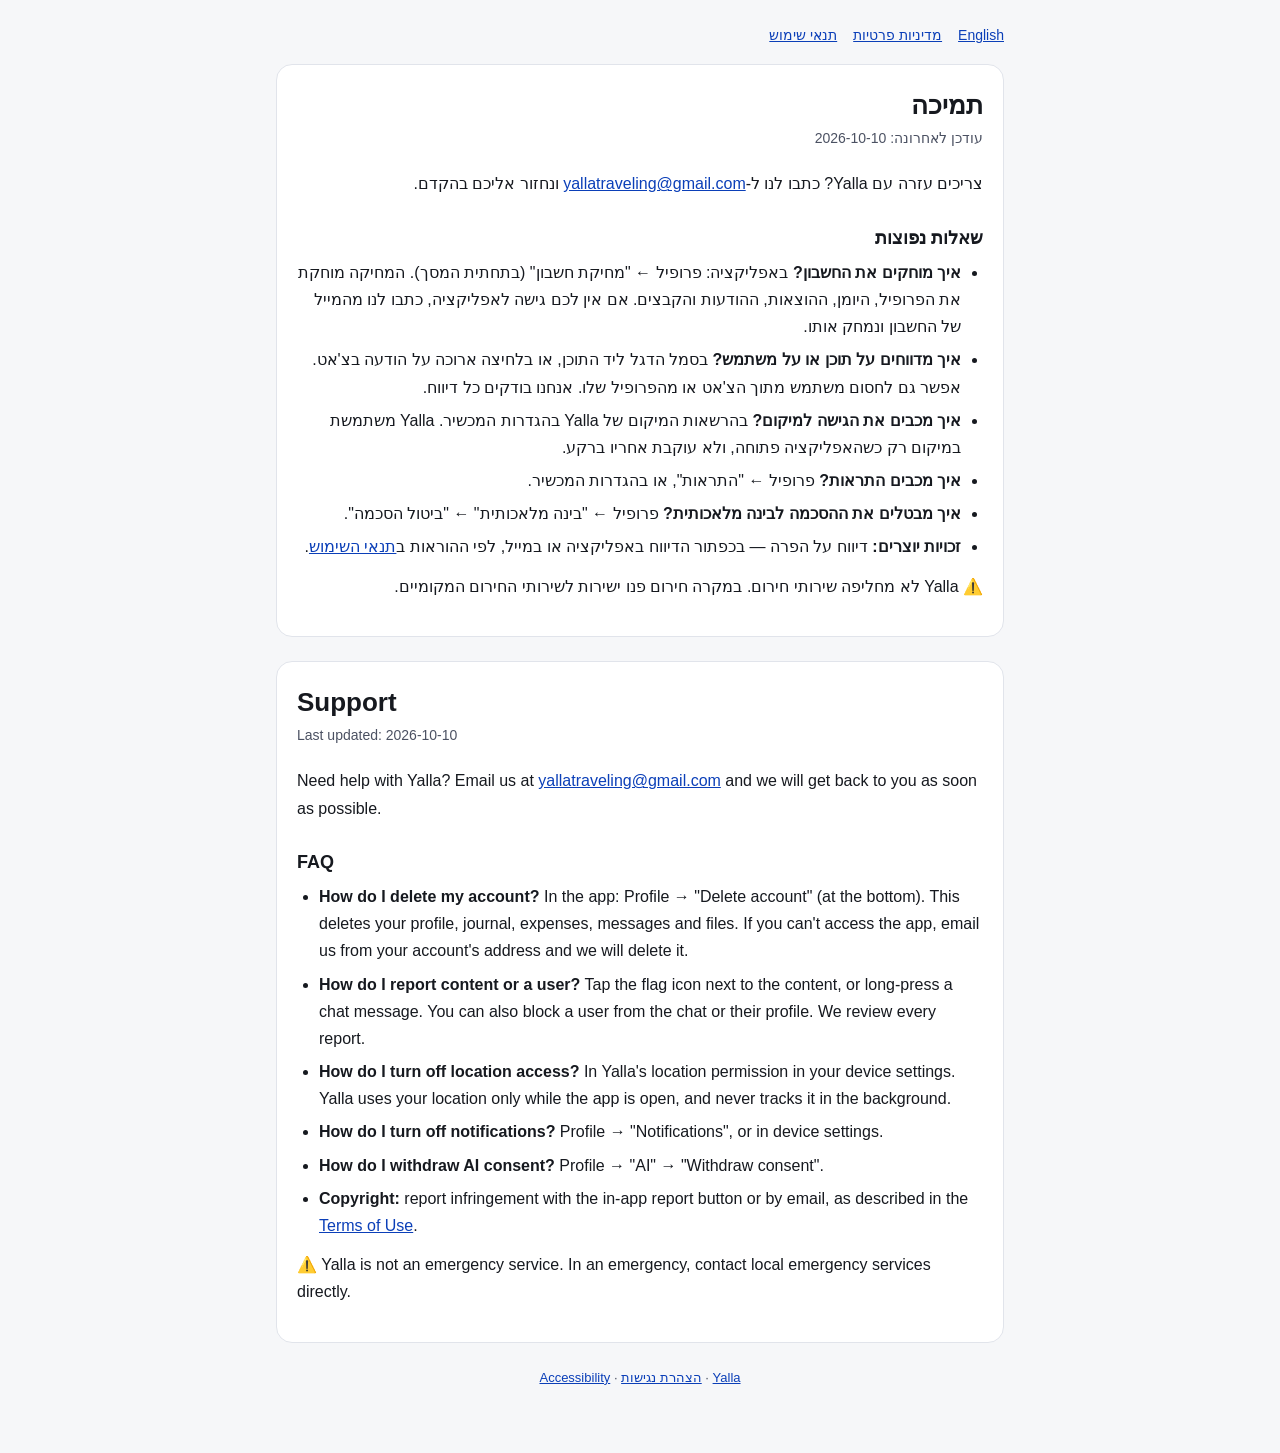
<file: support.html>
<!doctype html>
<html lang="he" dir="rtl">
  <head>
    <meta charset="utf-8" />
    <meta name="viewport" content="width=device-width, initial-scale=1" />
    <meta
      http-equiv="Content-Security-Policy"
      content="default-src 'none'; style-src 'unsafe-inline'; base-uri 'none'; form-action 'none'"
    />
    <title>Yalla · תמיכה · Support</title>
    <style>
      :root {
        --bg: #f6f7f9;
        --card: #ffffff;
        --ink: #16191f;
        --ink-soft: #4b5162;
        --rule: #e1e4eb;
        --accent: #0b3fb8;
      }
      @media (prefers-color-scheme: dark) {
        :root {
          --bg: #12151f;
          --card: #1b2030;
          --ink: #f3f1ea;
          --ink-soft: #b9c2d4;
          --rule: #2c3446;
          --accent: #7fa4ff;
        }
      }
      * {
        box-sizing: border-box;
      }
      html,
      body {
        margin: 0;
      }
      body {
        background: var(--bg);
        color: var(--ink);
        font-family:
          -apple-system, BlinkMacSystemFont, 'Segoe UI', Arial, 'Noto Sans Hebrew', sans-serif;
        font-size: 16px;
        line-height: 1.7;
      }
      main {
        max-width: 760px;
        margin: 0 auto;
        padding: 24px 16px 64px;
      }
      nav {
        display: flex;
        flex-wrap: wrap;
        gap: 8px 16px;
        font-size: 14px;
        margin-bottom: 16px;
      }
      a {
        color: var(--accent);
      }
      article {
        background: var(--card);
        border: 1px solid var(--rule);
        border-radius: 16px;
        padding: 24px 20px;
        margin-bottom: 24px;
      }
      h1 {
        font-size: 26px;
        line-height: 1.3;
        margin: 0 0 4px;
      }
      h2 {
        font-size: 18px;
        line-height: 1.4;
        margin: 28px 0 8px;
      }
      p,
      ul {
        margin: 0 0 12px;
      }
      ul {
        padding-inline-start: 22px;
      }
      li {
        margin-bottom: 6px;
      }
      .updated {
        color: var(--ink-soft);
        font-size: 14px;
        margin-bottom: 20px;
      }
      footer {
        color: var(--ink-soft);
        font-size: 13px;
        text-align: center;
      }
    </style>
  </head>
  <body>
    <main>
      <nav>
        <a href="#en" lang="en">English</a>
        <a href="privacy.html">מדיניות פרטיות</a>
        <a href="terms.html">תנאי שימוש</a>
      </nav>
      <article lang="he" dir="rtl" id="he">
        <h1>תמיכה</h1>
        <p class="updated">עודכן לאחרונה: 2026-10-10</p>
        <p>
          צריכים עזרה עם Yalla? כתבו לנו ל-<a href="mailto:yallatraveling@gmail.com"
            >yallatraveling@gmail.com</a
          >
          ונחזור אליכם בהקדם.
        </p>
        <h2>שאלות נפוצות</h2>
        <ul>
          <li>
            <strong>איך מוחקים את החשבון?</strong> באפליקציה: פרופיל ← "מחיקת חשבון" (בתחתית המסך).
            המחיקה מוחקת את הפרופיל, היומן, ההוצאות, ההודעות והקבצים. אם אין לכם גישה לאפליקציה,
            כתבו לנו מהמייל של החשבון ונמחק אותו.
          </li>
          <li>
            <strong>איך מדווחים על תוכן או על משתמש?</strong> בסמל הדגל ליד התוכן, או בלחיצה ארוכה
            על הודעה בצ'אט. אפשר גם לחסום משתמש מתוך הצ'אט או מהפרופיל שלו. אנחנו בודקים כל דיווח.
          </li>
          <li>
            <strong>איך מכבים את הגישה למיקום?</strong> בהרשאות המיקום של Yalla בהגדרות המכשיר.
            Yalla משתמשת במיקום רק כשהאפליקציה פתוחה, ולא עוקבת אחריו ברקע.
          </li>
          <li><strong>איך מכבים התראות?</strong> פרופיל ← "התראות", או בהגדרות המכשיר.</li>
          <li>
            <strong>איך מבטלים את ההסכמה לבינה מלאכותית?</strong> פרופיל ← "בינה מלאכותית" ← "ביטול
            הסכמה".
          </li>
          <li>
            <strong>זכויות יוצרים:</strong> דיווח על הפרה — בכפתור הדיווח באפליקציה או במייל, לפי
            ההוראות ב<a href="terms.html">תנאי השימוש</a>.
          </li>
        </ul>
        <p>⚠️ Yalla לא מחליפה שירותי חירום. במקרה חירום פנו ישירות לשירותי החירום המקומיים.</p>
      </article>
      <article lang="en" dir="ltr" id="en">
        <h1>Support</h1>
        <p class="updated">Last updated: 2026-10-10</p>
        <p>
          Need help with Yalla? Email us at
          <a href="mailto:yallatraveling@gmail.com">yallatraveling@gmail.com</a>
          and we will get back to you as soon as possible.
        </p>
        <h2>FAQ</h2>
        <ul>
          <li>
            <strong>How do I delete my account?</strong> In the app: Profile → "Delete account" (at
            the bottom). This deletes your profile, journal, expenses, messages and files. If you
            can't access the app, email us from your account's address and we will delete it.
          </li>
          <li>
            <strong>How do I report content or a user?</strong> Tap the flag icon next to the
            content, or long-press a chat message. You can also block a user from the chat or their
            profile. We review every report.
          </li>
          <li>
            <strong>How do I turn off location access?</strong> In Yalla's location permission in
            your device settings. Yalla uses your location only while the app is open, and never
            tracks it in the background.
          </li>
          <li>
            <strong>How do I turn off notifications?</strong> Profile → "Notifications", or in
            device settings.
          </li>
          <li>
            <strong>How do I withdraw AI consent?</strong> Profile → "AI" → "Withdraw consent".
          </li>
          <li>
            <strong>Copyright:</strong> report infringement with the in-app report button or by
            email, as described in the <a href="terms.html#en">Terms of Use</a>.
          </li>
        </ul>
        <p>
          ⚠️ Yalla is not an emergency service. In an emergency, contact local emergency services
          directly.
        </p>
      </article>
      <footer>
        <a href="index.html">Yalla</a> · <a href="accessibility.html">הצהרת נגישות</a> ·
        <a href="accessibility.html#en" lang="en">Accessibility</a>
      </footer>
    </main>
  </body>
</html>
</file>
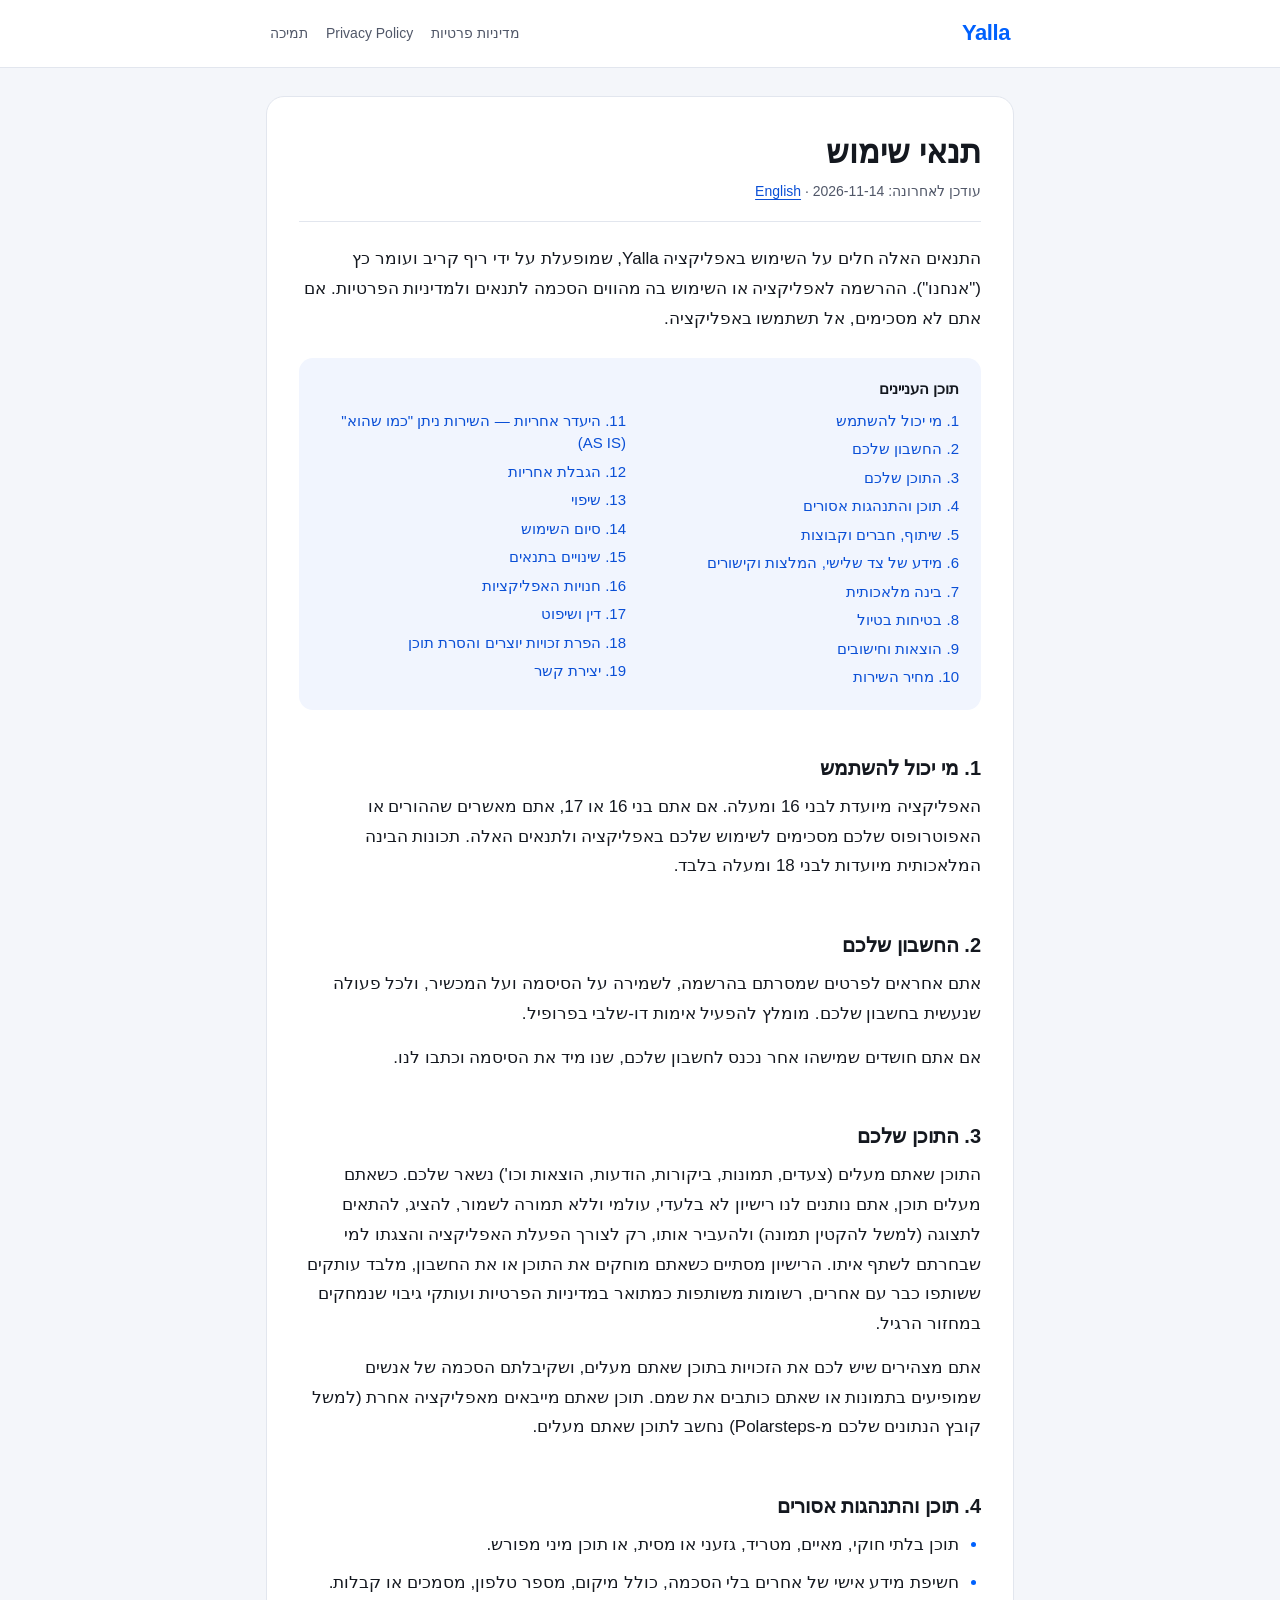
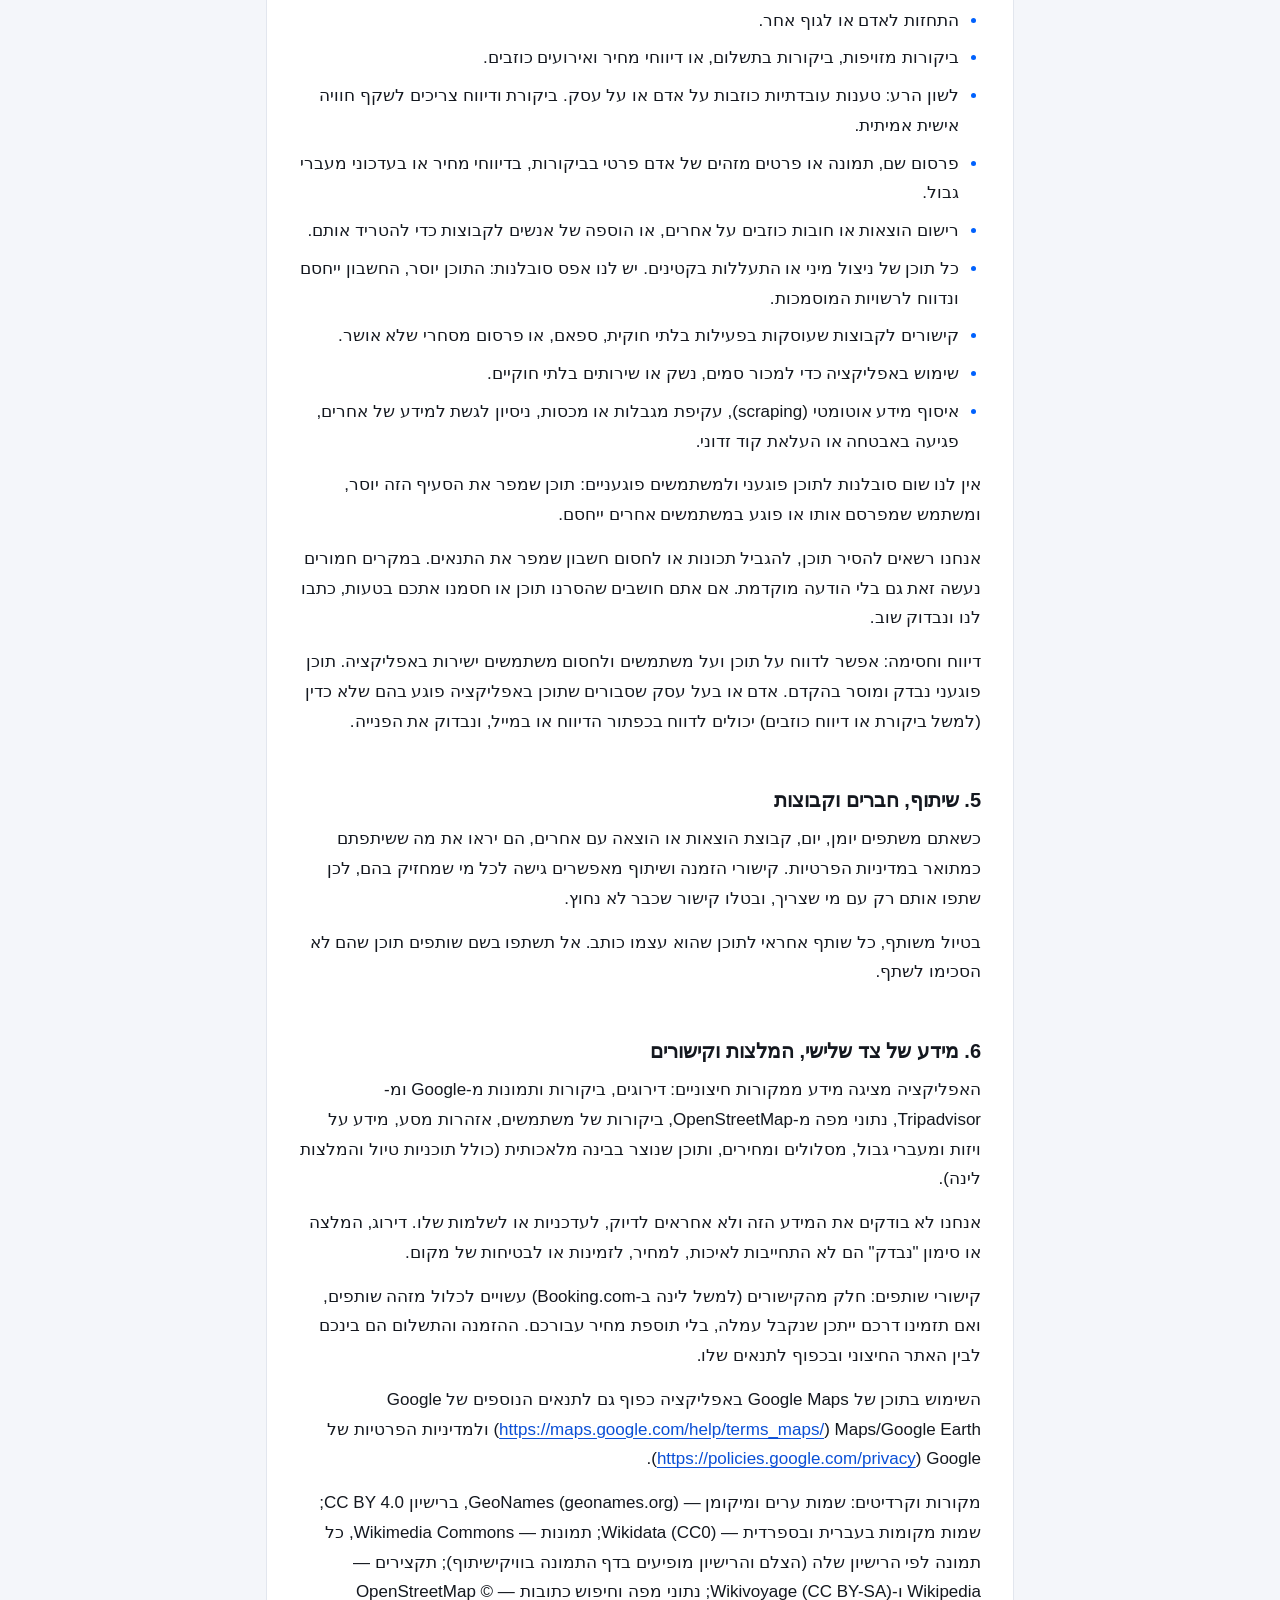
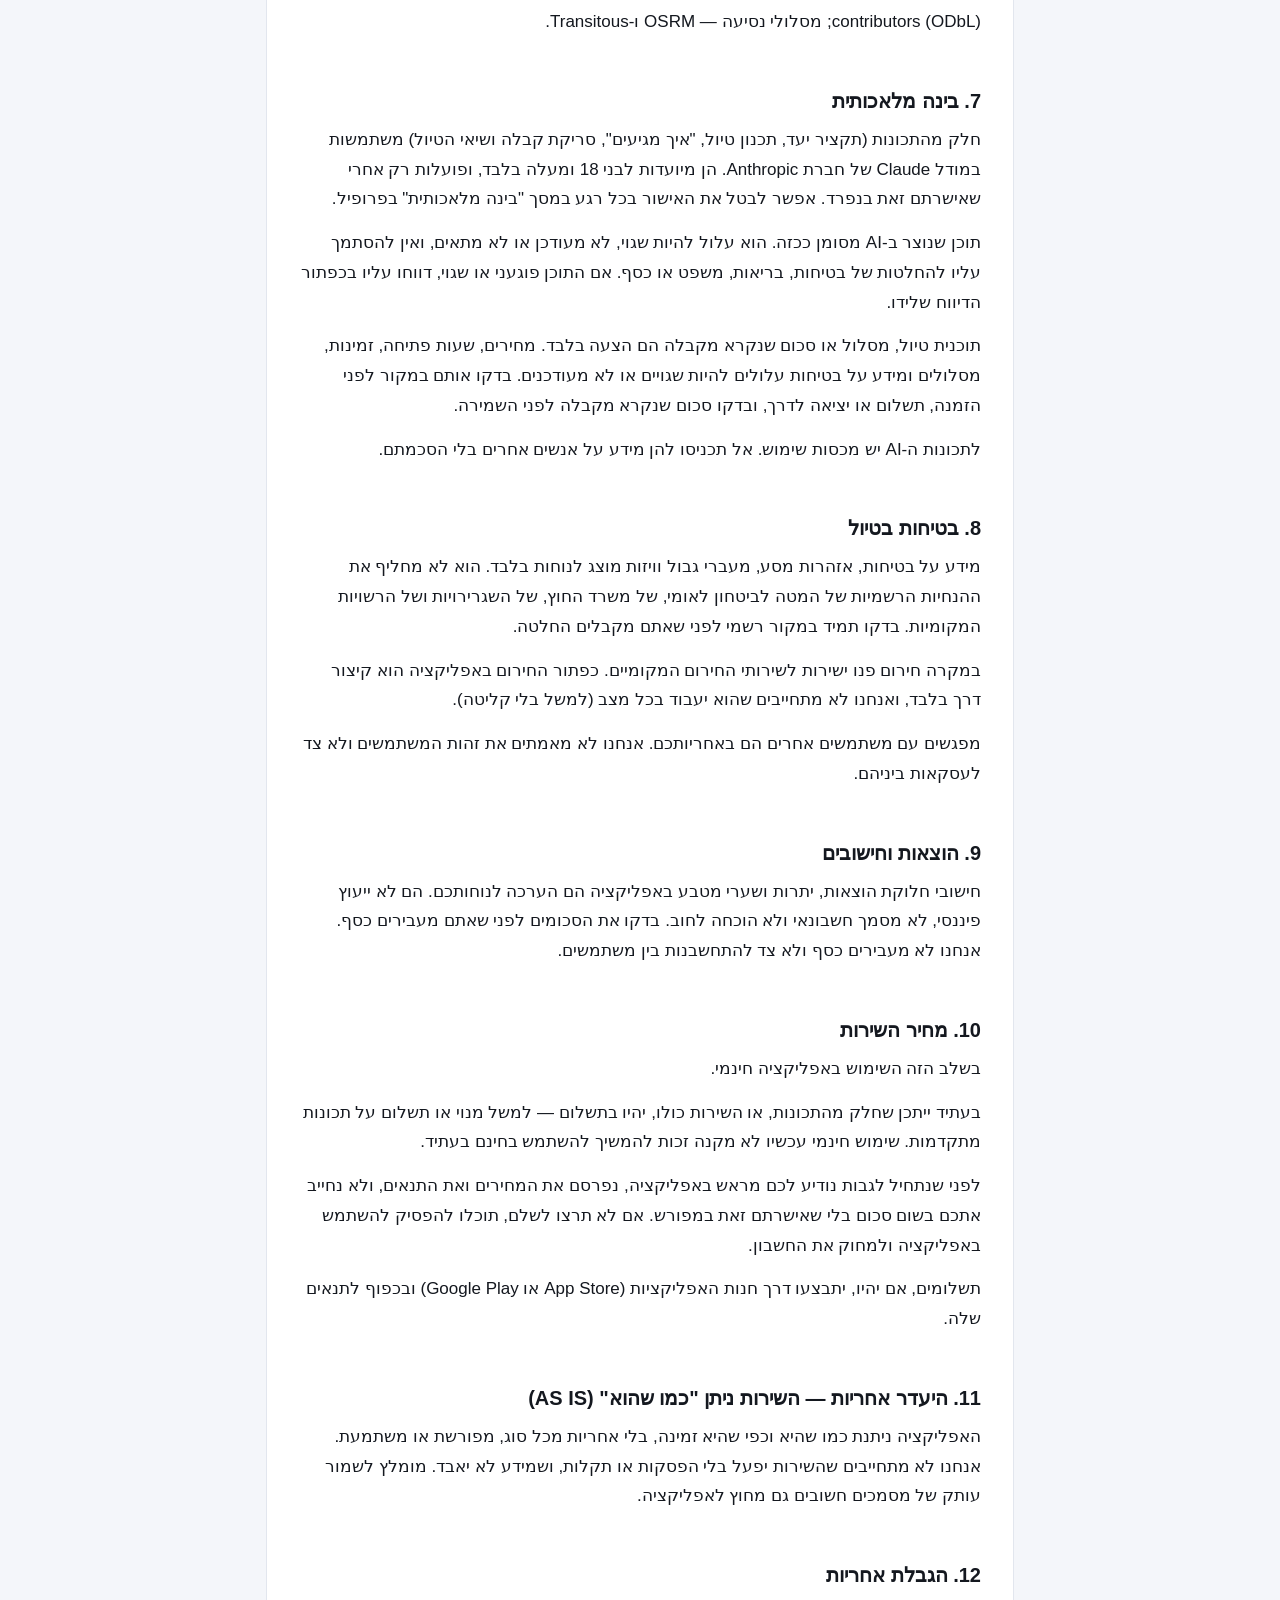
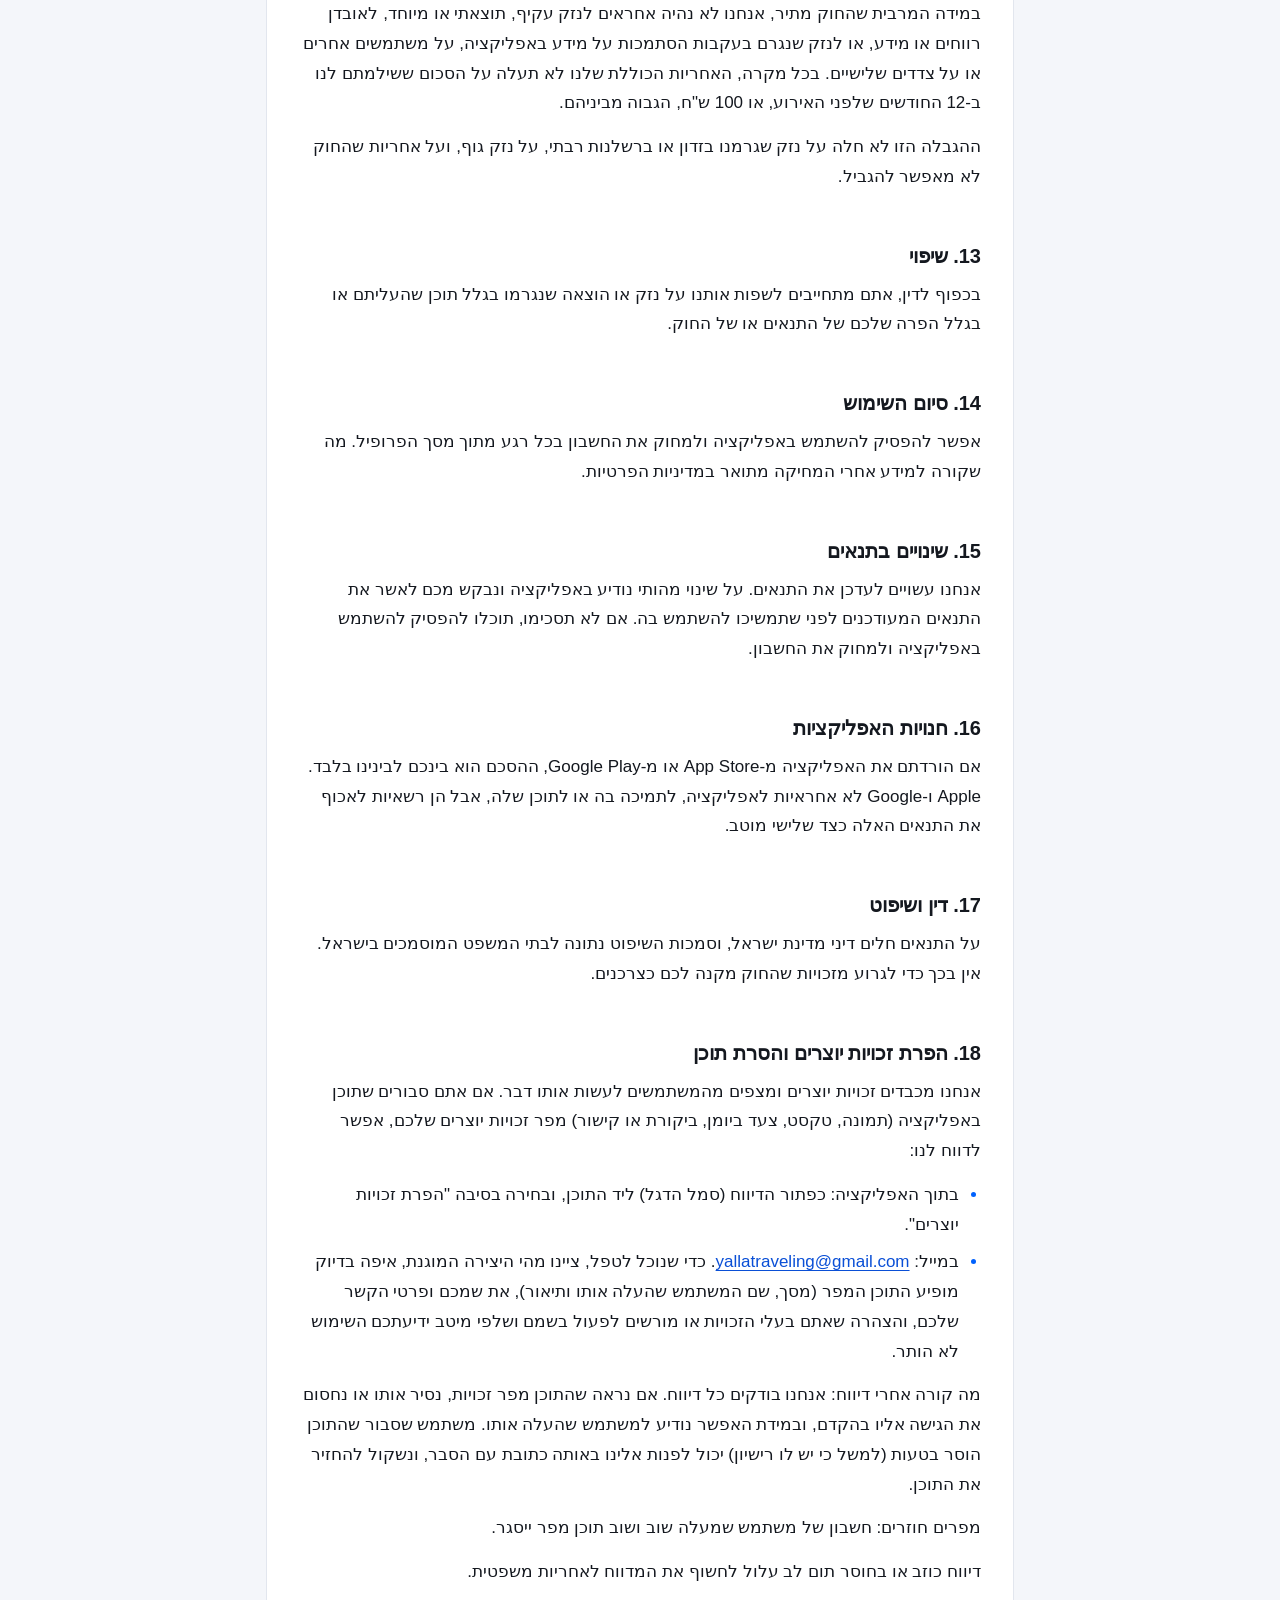
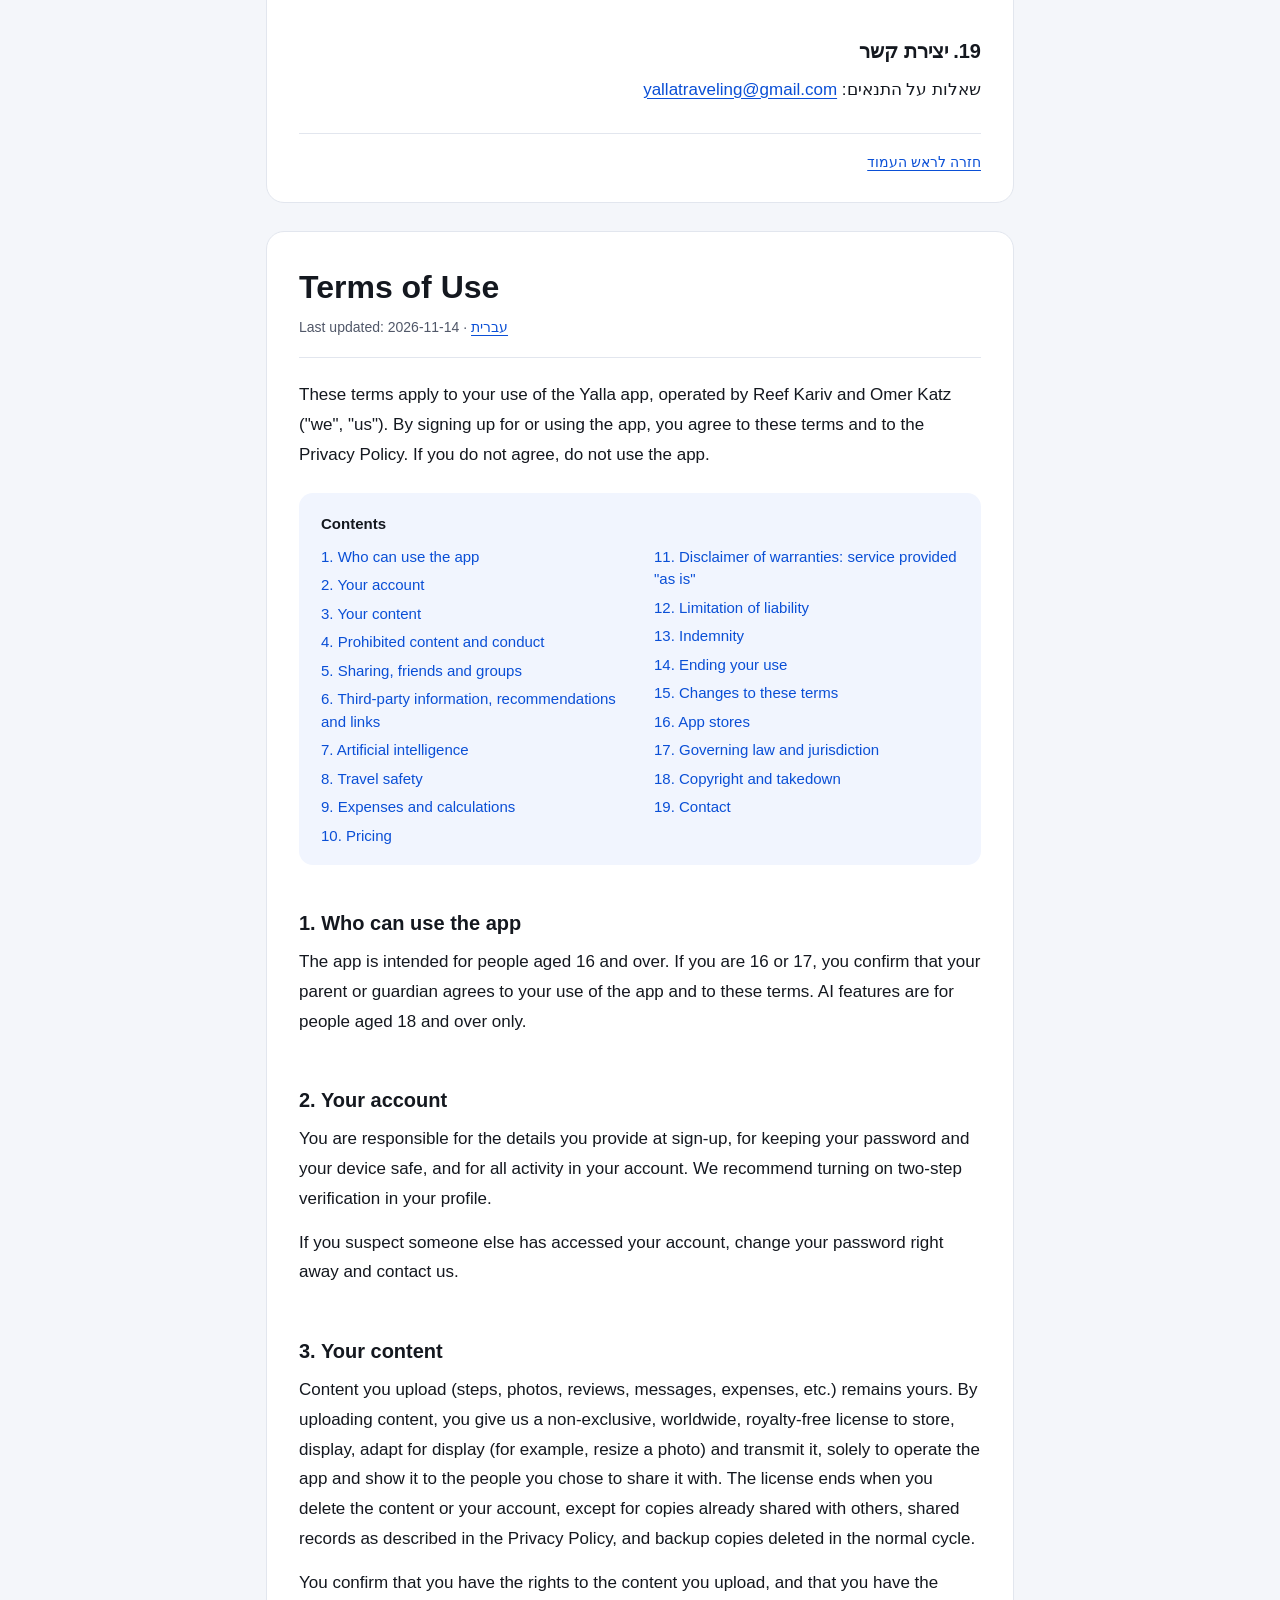
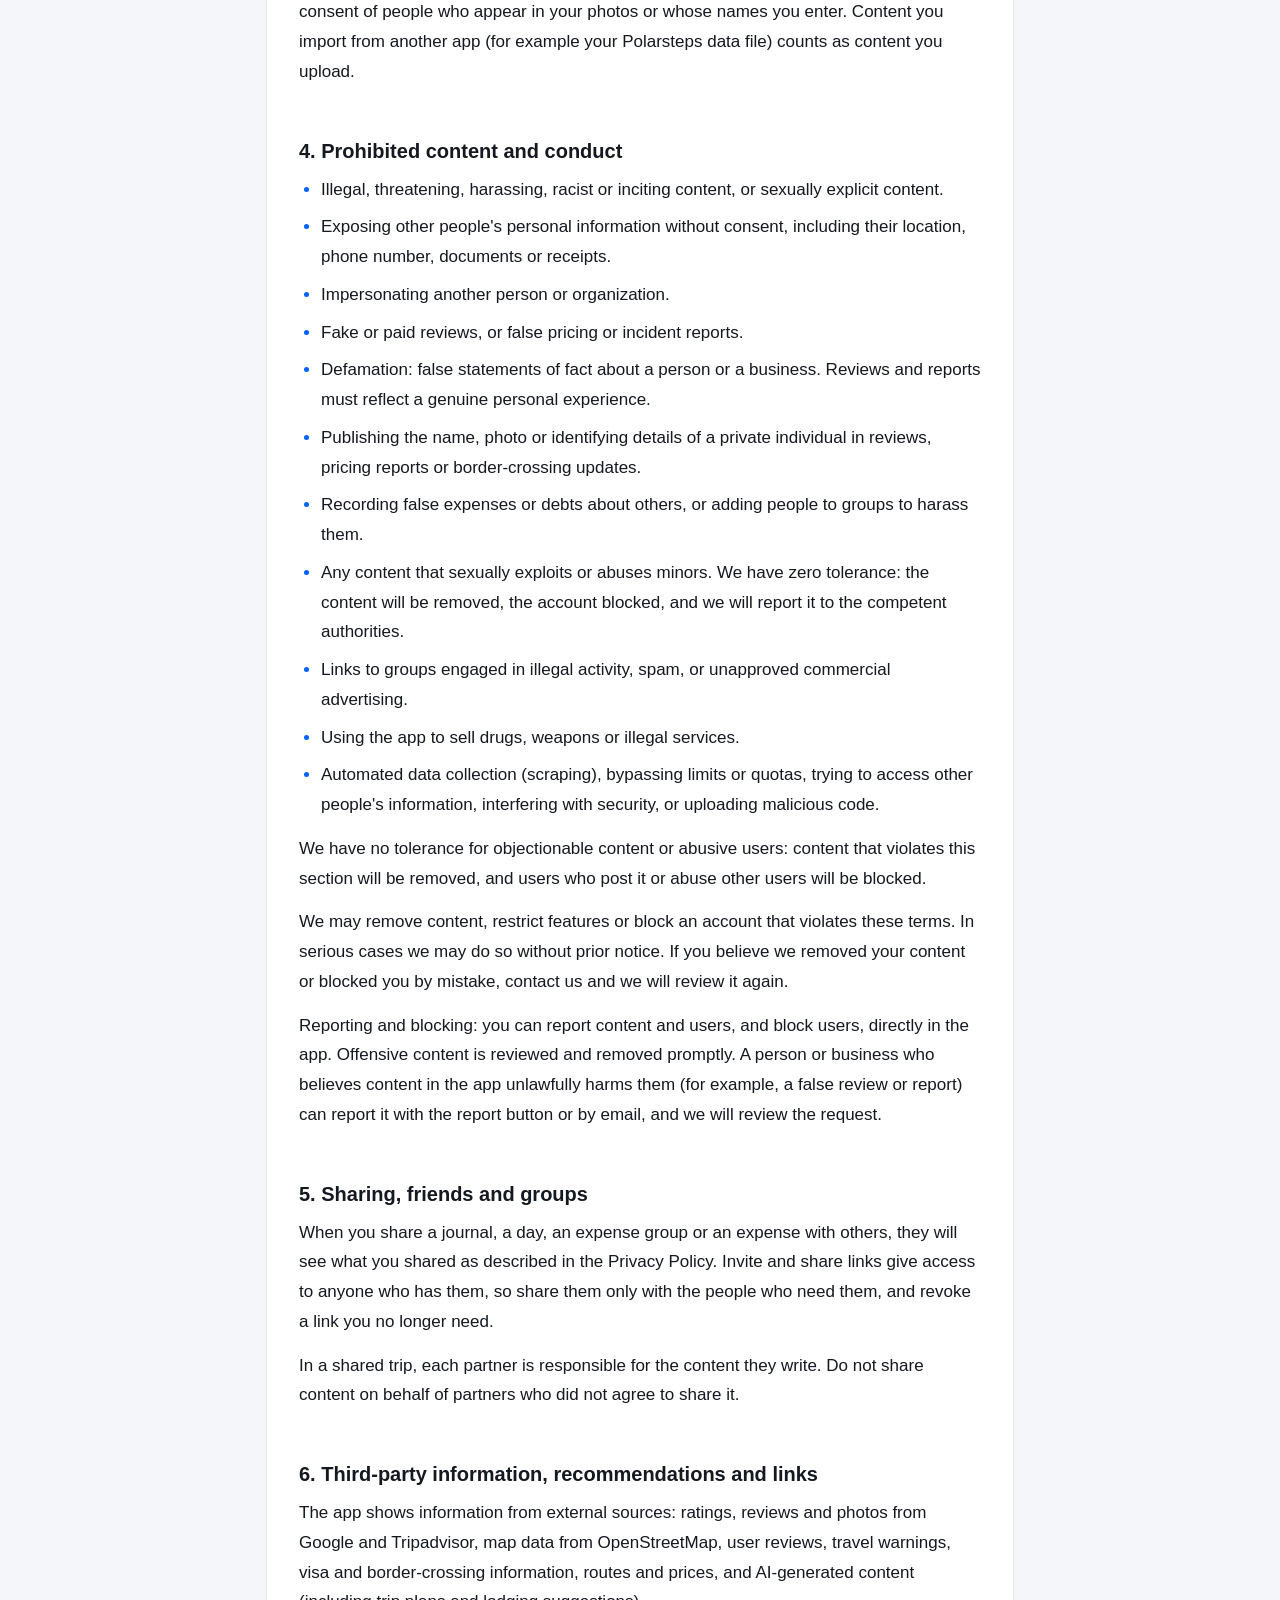
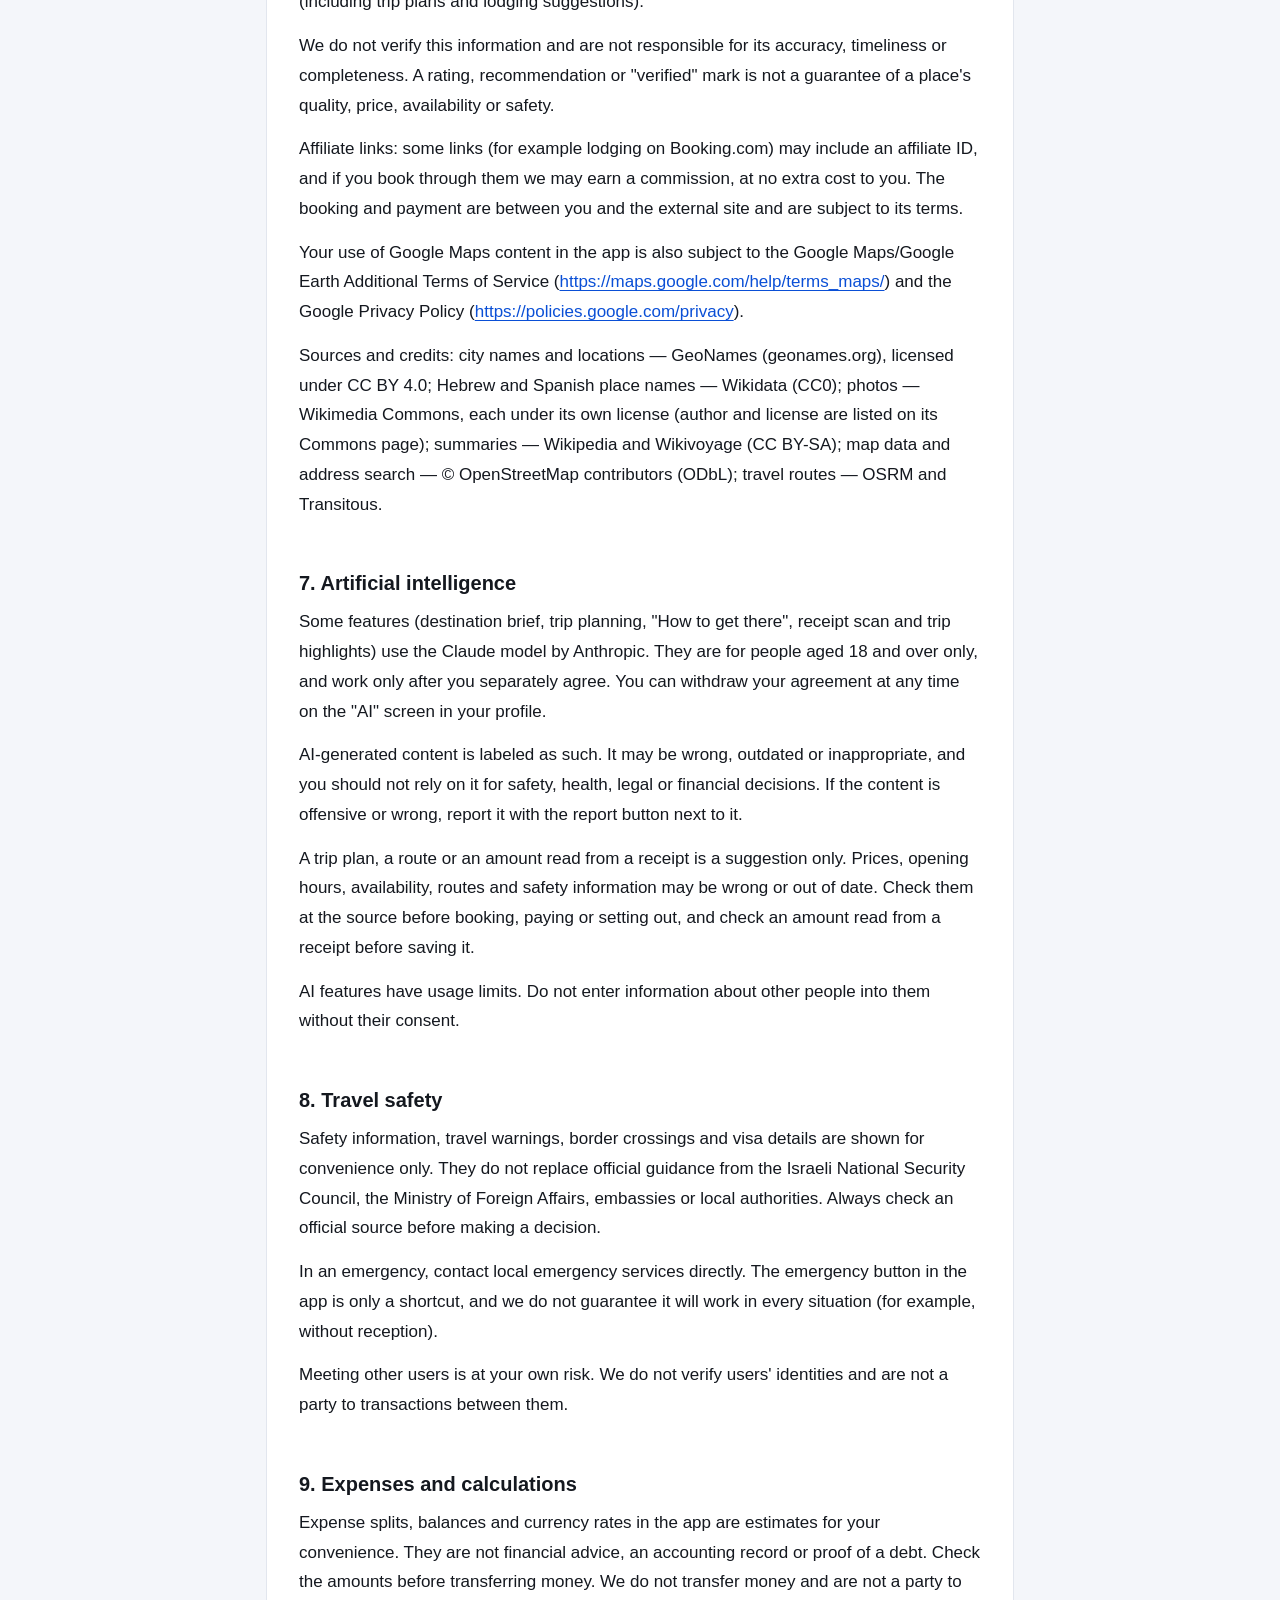
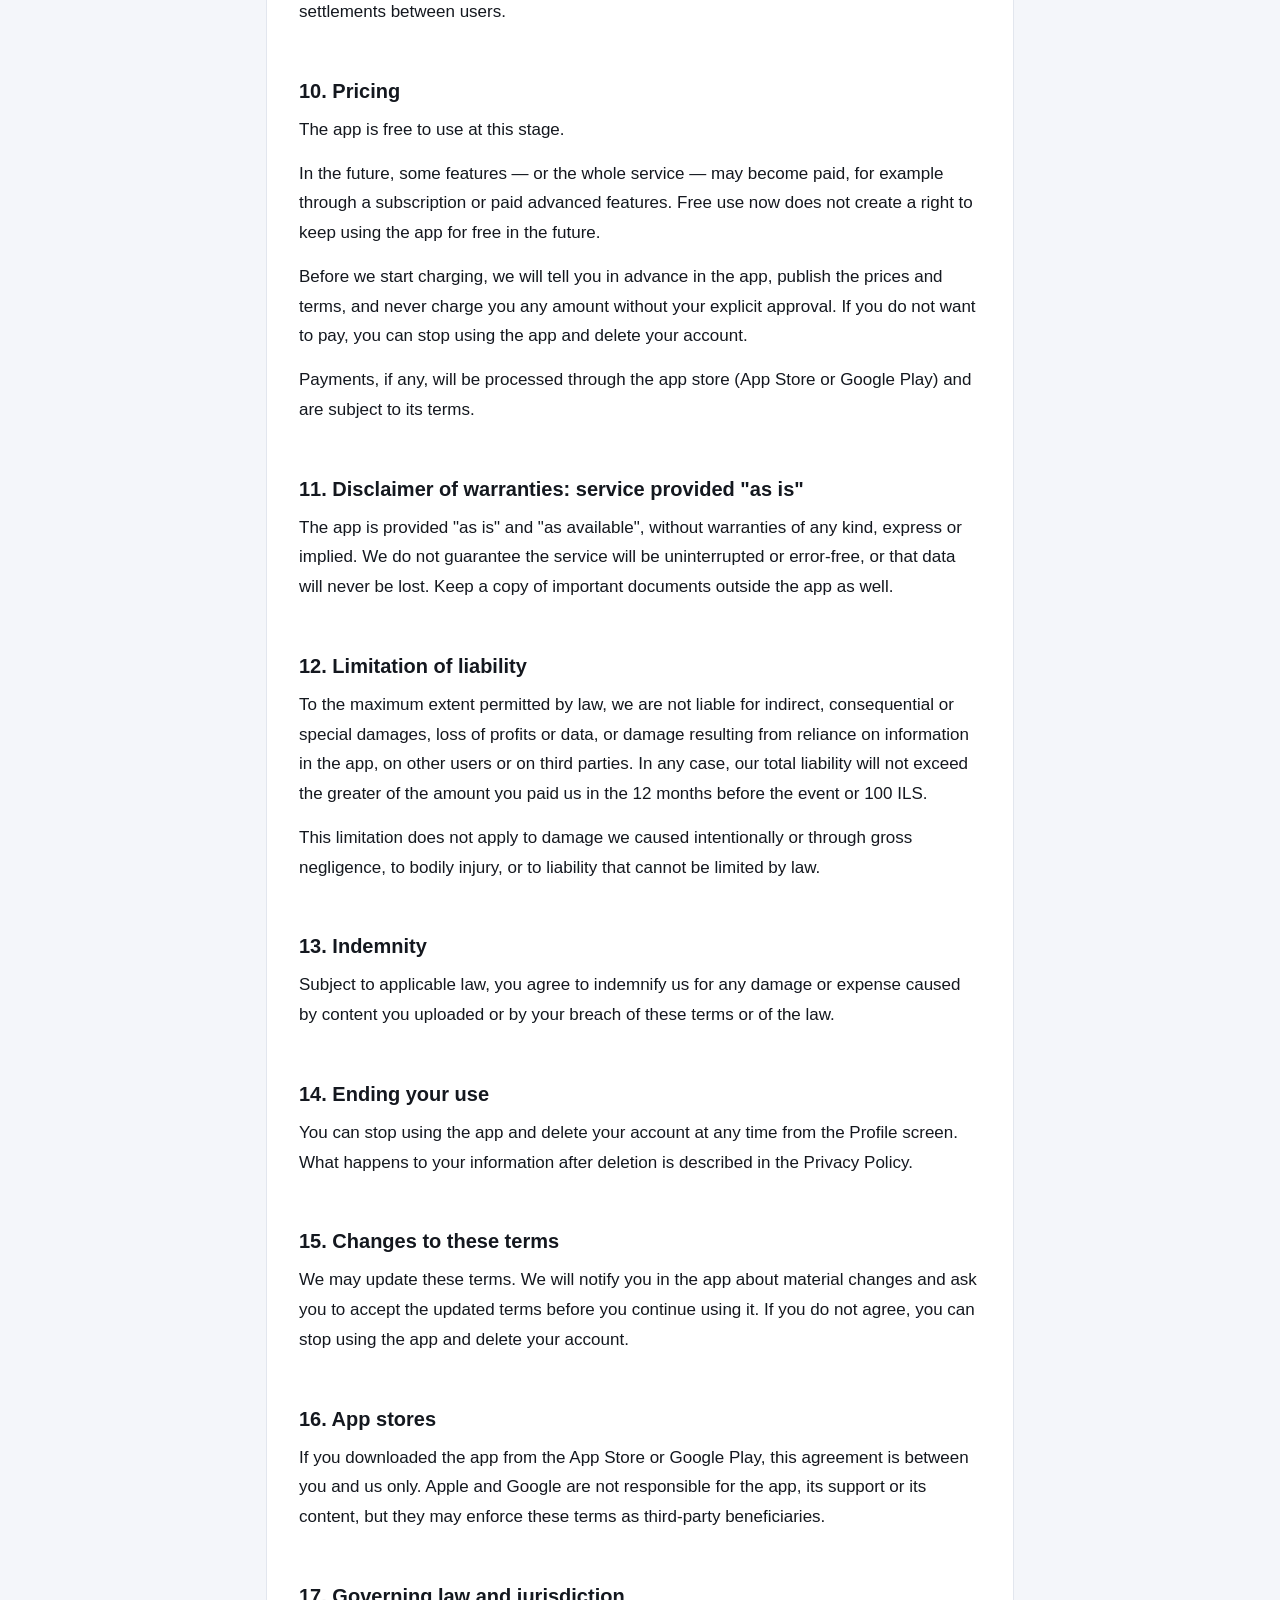
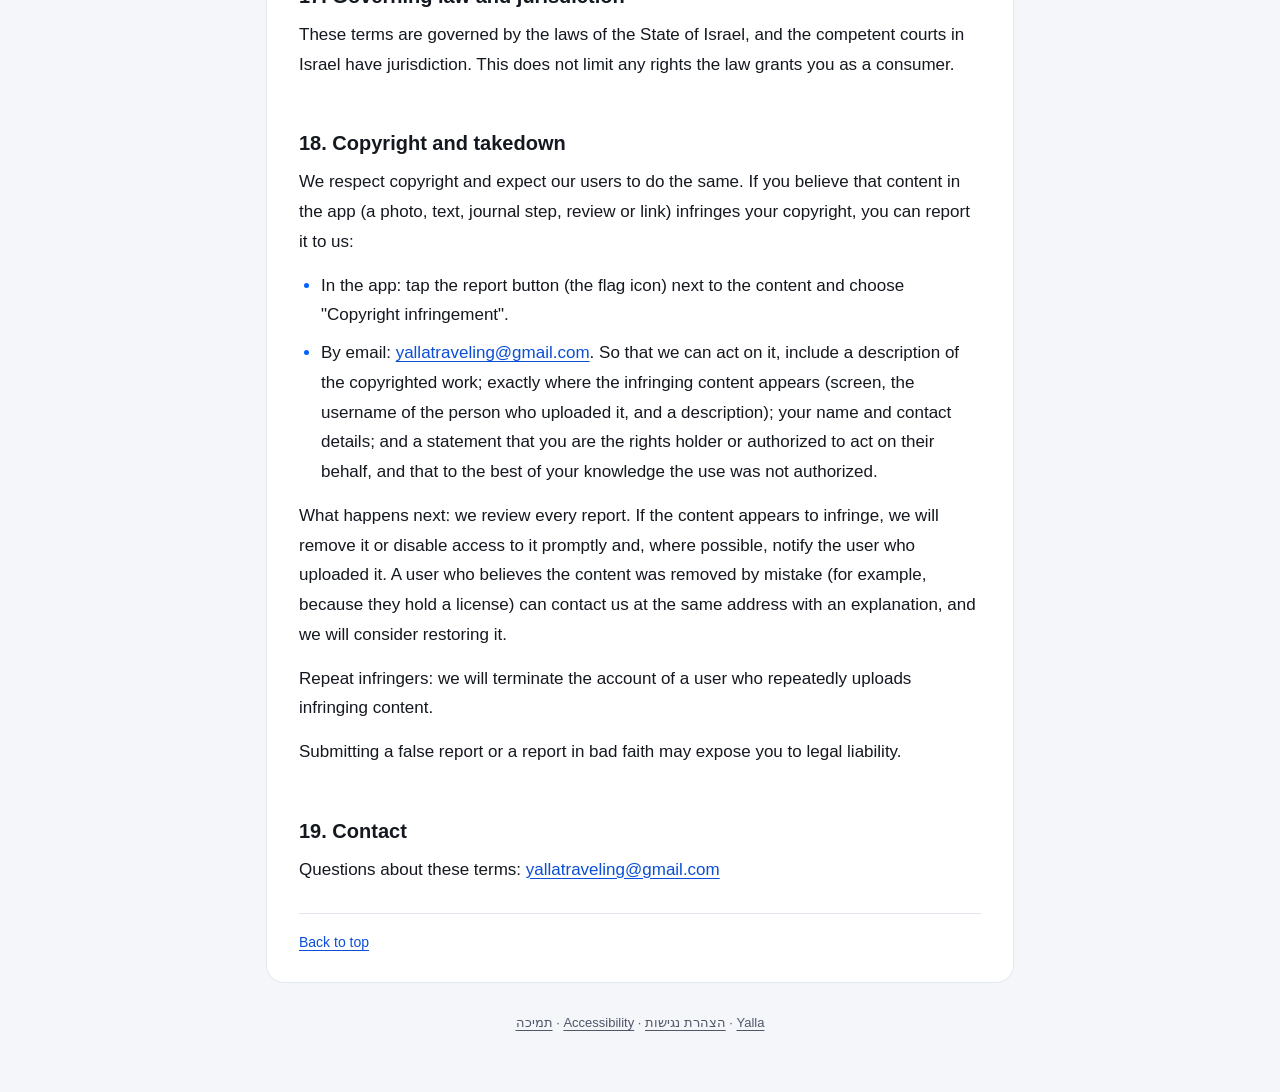
<file: terms.html>
<!doctype html>
<html lang="he" dir="rtl">
  <head>
    <meta charset="utf-8" />
    <meta name="viewport" content="width=device-width, initial-scale=1" />
    <meta
      http-equiv="Content-Security-Policy"
      content="default-src 'none'; style-src 'unsafe-inline'; base-uri 'none'; form-action 'none'"
    />
    <title>Yalla · תנאי שימוש · Terms of Use</title>
    <style>
      :root {
        --bg: #f4f6fa;
        --card: #ffffff;
        --ink: #14181f;
        --ink-soft: #505768;
        --rule: #e2e6ee;
        --accent: #0a4fd6;
        --brand: #0061fd;
        --tint: #f1f5fe;
      }
      @media (prefers-color-scheme: dark) {
        :root {
          --bg: #0f131c;
          --card: #181d2a;
          --ink: #f1f3f8;
          --ink-soft: #b4bdcf;
          --rule: #2a3243;
          --accent: #86aaff;
          --brand: #5c96ff;
          --tint: #1e2638;
        }
      }
      * {
        box-sizing: border-box;
      }
      html {
        scroll-behavior: smooth;
      }
      html,
      body {
        margin: 0;
      }
      body {
        background: var(--bg);
        color: var(--ink);
        font-family:
          -apple-system, BlinkMacSystemFont, 'Segoe UI', 'Noto Sans Hebrew', Arial, sans-serif;
        font-size: 17px;
        line-height: 1.75;
        -webkit-text-size-adjust: 100%;
      }
      ::selection {
        background: var(--brand);
        color: #fff;
      }
      a {
        color: var(--accent);
        text-underline-offset: 3px;
      }
      a:focus-visible {
        outline: 2px solid var(--brand);
        outline-offset: 2px;
        border-radius: 4px;
      }
      .site-head {
        background: var(--card);
        border-bottom: 1px solid var(--rule);
      }
      .site-head-in {
        max-width: 780px;
        margin: 0 auto;
        padding: 14px 20px;
        display: flex;
        flex-wrap: wrap;
        align-items: center;
        justify-content: space-between;
        gap: 8px 20px;
      }
      .brand {
        font-size: 22px;
        font-weight: 800;
        letter-spacing: -0.02em;
        color: var(--brand);
        text-decoration: none;
      }
      .site-nav {
        display: flex;
        flex-wrap: wrap;
        gap: 6px 18px;
        font-size: 14px;
      }
      .site-nav a {
        color: var(--ink-soft);
        text-decoration: none;
      }
      .site-nav a:hover {
        color: var(--accent);
        text-decoration: underline;
      }
      main {
        max-width: 780px;
        margin: 0 auto;
        padding: 28px 16px 56px;
      }
      article {
        background: var(--card);
        border: 1px solid var(--rule);
        border-radius: 18px;
        padding: 36px 32px 28px;
        margin-bottom: 28px;
        scroll-margin-top: 12px;
      }
      .doc-head {
        border-bottom: 1px solid var(--rule);
        padding-bottom: 18px;
        margin-bottom: 22px;
      }
      h1 {
        font-size: 32px;
        line-height: 1.2;
        font-weight: 800;
        margin: 0 0 8px;
      }
      .updated {
        color: var(--ink-soft);
        font-size: 14px;
        margin: 0;
      }
      .intro p {
        color: var(--ink);
      }
      .toc {
        background: var(--tint);
        border-radius: 14px;
        padding: 18px 22px;
        margin: 24px 0 8px;
      }
      .toc-title {
        font-weight: 700;
        font-size: 15px;
        margin: 0 0 8px;
      }
      .toc ol {
        list-style: none;
        margin: 0;
        padding: 0;
        columns: 2;
        column-gap: 28px;
      }
      .toc li {
        margin: 0 0 6px;
        font-size: 15px;
        line-height: 1.5;
        break-inside: avoid;
      }
      .toc a {
        text-decoration: none;
      }
      .toc a:hover {
        text-decoration: underline;
      }
      section {
        scroll-margin-top: 16px;
        padding-top: 6px;
      }
      h2 {
        font-size: 20px;
        line-height: 1.4;
        font-weight: 700;
        margin: 30px 0 10px;
      }
      p,
      ul {
        margin: 0 0 14px;
      }
      ul {
        padding-inline-start: 22px;
      }
      li {
        margin-bottom: 8px;
      }
      li::marker {
        color: var(--brand);
      }
      section a,
      .intro a {
        overflow-wrap: anywhere;
      }
      .to-top {
        margin: 28px 0 0;
        padding-top: 16px;
        border-top: 1px solid var(--rule);
        font-size: 14px;
      }
      footer {
        color: var(--ink-soft);
        font-size: 13px;
        text-align: center;
        line-height: 1.9;
      }
      footer a {
        color: var(--ink-soft);
      }
      @media (max-width: 600px) {
        body {
          font-size: 16px;
        }
        article {
          padding: 24px 18px 20px;
          border-radius: 14px;
        }
        h1 {
          font-size: 26px;
        }
        h2 {
          font-size: 18px;
        }
        .toc ol {
          columns: 1;
        }
      }
      @media print {
        body {
          background: #fff;
          color: #000;
          font-size: 11pt;
        }
        .site-head,
        .toc,
        .to-top,
        footer {
          display: none;
        }
        article {
          border: 0;
          padding: 0;
          break-after: page;
        }
        a {
          color: #000;
        }
        h2 {
          break-after: avoid;
        }
      }
    </style>
  </head>
  <body>
    <header class="site-head">
      <div class="site-head-in">
        <a class="brand" href="index.html" lang="en" dir="ltr">Yalla</a>
        <nav class="site-nav" aria-label="מסמכים">
          <a href="privacy.html">מדיניות פרטיות</a>
          <a href="privacy.html#en" lang="en">Privacy Policy</a>
          <a href="support.html">תמיכה</a>
        </nav>
      </div>
    </header>
    <main>
      <article lang="he" dir="rtl" id="he">
        <header class="doc-head">
          <h1>תנאי שימוש</h1>
          <p class="updated">עודכן לאחרונה: 2026-11-14 · <a href="#en" lang="en">English</a></p>
        </header>
        <div class="intro">
          <p>
            התנאים האלה חלים על השימוש באפליקציה Yalla, שמופעלת על ידי ריף קריב ועומר כץ
            (&quot;אנחנו&quot;). ההרשמה לאפליקציה או השימוש בה מהווים הסכמה לתנאים ולמדיניות
            הפרטיות. אם אתם לא מסכימים, אל תשתמשו באפליקציה.
          </p>
        </div>
        <nav class="toc" aria-label="תוכן העניינים">
          <p class="toc-title">תוכן העניינים</p>
          <ol>
            <li><a href="#he-1">1. מי יכול להשתמש</a></li>
            <li><a href="#he-2">2. החשבון שלכם</a></li>
            <li><a href="#he-3">3. התוכן שלכם</a></li>
            <li><a href="#he-4">4. תוכן והתנהגות אסורים</a></li>
            <li><a href="#he-5">5. שיתוף, חברים וקבוצות</a></li>
            <li><a href="#he-6">6. מידע של צד שלישי, המלצות וקישורים</a></li>
            <li><a href="#he-7">7. בינה מלאכותית</a></li>
            <li><a href="#he-8">8. בטיחות בטיול</a></li>
            <li><a href="#he-9">9. הוצאות וחישובים</a></li>
            <li><a href="#he-10">10. מחיר השירות</a></li>
            <li>
              <a href="#he-11">11. היעדר אחריות — השירות ניתן &quot;כמו שהוא&quot; (AS IS)</a>
            </li>
            <li><a href="#he-12">12. הגבלת אחריות</a></li>
            <li><a href="#he-13">13. שיפוי</a></li>
            <li><a href="#he-14">14. סיום השימוש</a></li>
            <li><a href="#he-15">15. שינויים בתנאים</a></li>
            <li><a href="#he-16">16. חנויות האפליקציות</a></li>
            <li><a href="#he-17">17. דין ושיפוט</a></li>
            <li><a href="#he-18">18. הפרת זכויות יוצרים והסרת תוכן</a></li>
            <li><a href="#he-19">19. יצירת קשר</a></li>
          </ol>
        </nav>
        <section id="he-1">
          <h2>1. מי יכול להשתמש</h2>
          <p>
            האפליקציה מיועדת לבני 16 ומעלה. אם אתם בני 16 או 17, אתם מאשרים שההורים או האפוטרופוס
            שלכם מסכימים לשימוש שלכם באפליקציה ולתנאים האלה. תכונות הבינה המלאכותית מיועדות לבני 18
            ומעלה בלבד.
          </p>
        </section>
        <section id="he-2">
          <h2>2. החשבון שלכם</h2>
          <p>
            אתם אחראים לפרטים שמסרתם בהרשמה, לשמירה על הסיסמה ועל המכשיר, ולכל פעולה שנעשית בחשבון
            שלכם. מומלץ להפעיל אימות דו-שלבי בפרופיל.
          </p>
          <p>אם אתם חושדים שמישהו אחר נכנס לחשבון שלכם, שנו מיד את הסיסמה וכתבו לנו.</p>
        </section>
        <section id="he-3">
          <h2>3. התוכן שלכם</h2>
          <p>
            התוכן שאתם מעלים (צעדים, תמונות, ביקורות, הודעות, הוצאות וכו') נשאר שלכם. כשאתם מעלים
            תוכן, אתם נותנים לנו רישיון לא בלעדי, עולמי וללא תמורה לשמור, להציג, להתאים לתצוגה (למשל
            להקטין תמונה) ולהעביר אותו, רק לצורך הפעלת האפליקציה והצגתו למי שבחרתם לשתף איתו.
            הרישיון מסתיים כשאתם מוחקים את התוכן או את החשבון, מלבד עותקים ששותפו כבר עם אחרים,
            רשומות משותפות כמתואר במדיניות הפרטיות ועותקי גיבוי שנמחקים במחזור הרגיל.
          </p>
          <p>
            אתם מצהירים שיש לכם את הזכויות בתוכן שאתם מעלים, ושקיבלתם הסכמה של אנשים שמופיעים
            בתמונות או שאתם כותבים את שמם. תוכן שאתם מייבאים מאפליקציה אחרת (למשל קובץ הנתונים שלכם
            מ-Polarsteps) נחשב לתוכן שאתם מעלים.
          </p>
        </section>
        <section id="he-4">
          <h2>4. תוכן והתנהגות אסורים</h2>
          <ul>
            <li>תוכן בלתי חוקי, מאיים, מטריד, גזעני או מסית, או תוכן מיני מפורש.</li>
            <li>חשיפת מידע אישי של אחרים בלי הסכמה, כולל מיקום, מספר טלפון, מסמכים או קבלות.</li>
            <li>התחזות לאדם או לגוף אחר.</li>
            <li>ביקורות מזויפות, ביקורות בתשלום, או דיווחי מחיר ואירועים כוזבים.</li>
            <li>
              לשון הרע: טענות עובדתיות כוזבות על אדם או על עסק. ביקורת ודיווח צריכים לשקף חוויה
              אישית אמיתית.
            </li>
            <li>
              פרסום שם, תמונה או פרטים מזהים של אדם פרטי בביקורות, בדיווחי מחיר או בעדכוני מעברי
              גבול.
            </li>
            <li>
              רישום הוצאות או חובות כוזבים על אחרים, או הוספה של אנשים לקבוצות כדי להטריד אותם.
            </li>
            <li>
              כל תוכן של ניצול מיני או התעללות בקטינים. יש לנו אפס סובלנות: התוכן יוסר, החשבון ייחסם
              ונדווח לרשויות המוסמכות.
            </li>
            <li>קישורים לקבוצות שעוסקות בפעילות בלתי חוקית, ספאם, או פרסום מסחרי שלא אושר.</li>
            <li>שימוש באפליקציה כדי למכור סמים, נשק או שירותים בלתי חוקיים.</li>
            <li>
              איסוף מידע אוטומטי (scraping), עקיפת מגבלות או מכסות, ניסיון לגשת למידע של אחרים,
              פגיעה באבטחה או העלאת קוד זדוני.
            </li>
          </ul>
          <p>
            אין לנו שום סובלנות לתוכן פוגעני ולמשתמשים פוגעניים: תוכן שמפר את הסעיף הזה יוסר, ומשתמש
            שמפרסם אותו או פוגע במשתמשים אחרים ייחסם.
          </p>
          <p>
            אנחנו רשאים להסיר תוכן, להגביל תכונות או לחסום חשבון שמפר את התנאים. במקרים חמורים נעשה
            זאת גם בלי הודעה מוקדמת. אם אתם חושבים שהסרנו תוכן או חסמנו אתכם בטעות, כתבו לנו ונבדוק
            שוב.
          </p>
          <p>
            דיווח וחסימה: אפשר לדווח על תוכן ועל משתמשים ולחסום משתמשים ישירות באפליקציה. תוכן
            פוגעני נבדק ומוסר בהקדם. אדם או בעל עסק שסבורים שתוכן באפליקציה פוגע בהם שלא כדין (למשל
            ביקורת או דיווח כוזבים) יכולים לדווח בכפתור הדיווח או במייל, ונבדוק את הפנייה.
          </p>
        </section>
        <section id="he-5">
          <h2>5. שיתוף, חברים וקבוצות</h2>
          <p>
            כשאתם משתפים יומן, יום, קבוצת הוצאות או הוצאה עם אחרים, הם יראו את מה ששיתפתם כמתואר
            במדיניות הפרטיות. קישורי הזמנה ושיתוף מאפשרים גישה לכל מי שמחזיק בהם, לכן שתפו אותם רק
            עם מי שצריך, ובטלו קישור שכבר לא נחוץ.
          </p>
          <p>
            בטיול משותף, כל שותף אחראי לתוכן שהוא עצמו כותב. אל תשתפו בשם שותפים תוכן שהם לא הסכימו
            לשתף.
          </p>
        </section>
        <section id="he-6">
          <h2>6. מידע של צד שלישי, המלצות וקישורים</h2>
          <p>
            האפליקציה מציגה מידע ממקורות חיצוניים: דירוגים, ביקורות ותמונות מ-Google ומ-Tripadvisor,
            נתוני מפה מ-OpenStreetMap, ביקורות של משתמשים, אזהרות מסע, מידע על ויזות ומעברי גבול,
            מסלולים ומחירים, ותוכן שנוצר בבינה מלאכותית (כולל תוכניות טיול והמלצות לינה).
          </p>
          <p>
            אנחנו לא בודקים את המידע הזה ולא אחראים לדיוק, לעדכניות או לשלמות שלו. דירוג, המלצה או
            סימון &quot;נבדק&quot; הם לא התחייבות לאיכות, למחיר, לזמינות או לבטיחות של מקום.
          </p>
          <p>
            קישורי שותפים: חלק מהקישורים (למשל לינה ב-Booking.com) עשויים לכלול מזהה שותפים, ואם
            תזמינו דרכם ייתכן שנקבל עמלה, בלי תוספת מחיר עבורכם. ההזמנה והתשלום הם בינכם לבין האתר
            החיצוני ובכפוף לתנאים שלו.
          </p>
          <p>
            השימוש בתוכן של Google Maps באפליקציה כפוף גם לתנאים הנוספים של Google Maps/Google Earth
            (<a href="https://maps.google.com/help/terms_maps/" rel="noopener noreferrer" dir="ltr"
              >https://maps.google.com/help/terms_maps/</a
            >) ולמדיניות הפרטיות של Google (<a
              href="https://policies.google.com/privacy"
              rel="noopener noreferrer"
              dir="ltr"
              >https://policies.google.com/privacy</a
            >).
          </p>
          <p>
            מקורות וקרדיטים: שמות ערים ומיקומן — GeoNames (geonames.org), ברישיון CC BY 4.0; שמות
            מקומות בעברית ובספרדית — Wikidata (CC0); תמונות — Wikimedia Commons, כל תמונה לפי
            הרישיון שלה (הצלם והרישיון מופיעים בדף התמונה בוויקישיתוף); תקצירים — Wikipedia
            ו-Wikivoyage (CC BY-SA); נתוני מפה וחיפוש כתובות — © OpenStreetMap contributors (ODbL);
            מסלולי נסיעה — OSRM ו-Transitous.
          </p>
        </section>
        <section id="he-7">
          <h2>7. בינה מלאכותית</h2>
          <p>
            חלק מהתכונות (תקציר יעד, תכנון טיול, &quot;איך מגיעים&quot;, סריקת קבלה ושיאי הטיול)
            משתמשות במודל Claude של חברת Anthropic. הן מיועדות לבני 18 ומעלה בלבד, ופועלות רק אחרי
            שאישרתם זאת בנפרד. אפשר לבטל את האישור בכל רגע במסך &quot;בינה מלאכותית&quot; בפרופיל.
          </p>
          <p>
            תוכן שנוצר ב-AI מסומן ככזה. הוא עלול להיות שגוי, לא מעודכן או לא מתאים, ואין להסתמך עליו
            להחלטות של בטיחות, בריאות, משפט או כסף. אם התוכן פוגעני או שגוי, דווחו עליו בכפתור
            הדיווח שלידו.
          </p>
          <p>
            תוכנית טיול, מסלול או סכום שנקרא מקבלה הם הצעה בלבד. מחירים, שעות פתיחה, זמינות, מסלולים
            ומידע על בטיחות עלולים להיות שגויים או לא מעודכנים. בדקו אותם במקור לפני הזמנה, תשלום או
            יציאה לדרך, ובדקו סכום שנקרא מקבלה לפני השמירה.
          </p>
          <p>לתכונות ה-AI יש מכסות שימוש. אל תכניסו להן מידע על אנשים אחרים בלי הסכמתם.</p>
        </section>
        <section id="he-8">
          <h2>8. בטיחות בטיול</h2>
          <p>
            מידע על בטיחות, אזהרות מסע, מעברי גבול וויזות מוצג לנוחות בלבד. הוא לא מחליף את ההנחיות
            הרשמיות של המטה לביטחון לאומי, של משרד החוץ, של השגרירויות ושל הרשויות המקומיות. בדקו
            תמיד במקור רשמי לפני שאתם מקבלים החלטה.
          </p>
          <p>
            במקרה חירום פנו ישירות לשירותי החירום המקומיים. כפתור החירום באפליקציה הוא קיצור דרך
            בלבד, ואנחנו לא מתחייבים שהוא יעבוד בכל מצב (למשל בלי קליטה).
          </p>
          <p>
            מפגשים עם משתמשים אחרים הם באחריותכם. אנחנו לא מאמתים את זהות המשתמשים ולא צד לעסקאות
            ביניהם.
          </p>
        </section>
        <section id="he-9">
          <h2>9. הוצאות וחישובים</h2>
          <p>
            חישובי חלוקת הוצאות, יתרות ושערי מטבע באפליקציה הם הערכה לנוחותכם. הם לא ייעוץ פיננסי,
            לא מסמך חשבונאי ולא הוכחה לחוב. בדקו את הסכומים לפני שאתם מעבירים כסף. אנחנו לא מעבירים
            כסף ולא צד להתחשבנות בין משתמשים.
          </p>
        </section>
        <section id="he-10">
          <h2>10. מחיר השירות</h2>
          <p>בשלב הזה השימוש באפליקציה חינמי.</p>
          <p>
            בעתיד ייתכן שחלק מהתכונות, או השירות כולו, יהיו בתשלום — למשל מנוי או תשלום על תכונות
            מתקדמות. שימוש חינמי עכשיו לא מקנה זכות להמשיך להשתמש בחינם בעתיד.
          </p>
          <p>
            לפני שנתחיל לגבות נודיע לכם מראש באפליקציה, נפרסם את המחירים ואת התנאים, ולא נחייב אתכם
            בשום סכום בלי שאישרתם זאת במפורש. אם לא תרצו לשלם, תוכלו להפסיק להשתמש באפליקציה ולמחוק
            את החשבון.
          </p>
          <p>
            תשלומים, אם יהיו, יתבצעו דרך חנות האפליקציות (App Store או Google Play) ובכפוף לתנאים
            שלה.
          </p>
        </section>
        <section id="he-11">
          <h2>11. היעדר אחריות — השירות ניתן &quot;כמו שהוא&quot; (AS IS)</h2>
          <p>
            האפליקציה ניתנת כמו שהיא וכפי שהיא זמינה, בלי אחריות מכל סוג, מפורשת או משתמעת. אנחנו לא
            מתחייבים שהשירות יפעל בלי הפסקות או תקלות, ושמידע לא יאבד. מומלץ לשמור עותק של מסמכים
            חשובים גם מחוץ לאפליקציה.
          </p>
        </section>
        <section id="he-12">
          <h2>12. הגבלת אחריות</h2>
          <p>
            במידה המרבית שהחוק מתיר, אנחנו לא נהיה אחראים לנזק עקיף, תוצאתי או מיוחד, לאובדן רווחים
            או מידע, או לנזק שנגרם בעקבות הסתמכות על מידע באפליקציה, על משתמשים אחרים או על צדדים
            שלישיים. בכל מקרה, האחריות הכוללת שלנו לא תעלה על הסכום ששילמתם לנו ב-12 החודשים שלפני
            האירוע, או 100 ש&quot;ח, הגבוה מביניהם.
          </p>
          <p>
            ההגבלה הזו לא חלה על נזק שגרמנו בזדון או ברשלנות רבתי, על נזק גוף, ועל אחריות שהחוק לא
            מאפשר להגביל.
          </p>
        </section>
        <section id="he-13">
          <h2>13. שיפוי</h2>
          <p>
            בכפוף לדין, אתם מתחייבים לשפות אותנו על נזק או הוצאה שנגרמו בגלל תוכן שהעליתם או בגלל
            הפרה שלכם של התנאים או של החוק.
          </p>
        </section>
        <section id="he-14">
          <h2>14. סיום השימוש</h2>
          <p>
            אפשר להפסיק להשתמש באפליקציה ולמחוק את החשבון בכל רגע מתוך מסך הפרופיל. מה שקורה למידע
            אחרי המחיקה מתואר במדיניות הפרטיות.
          </p>
        </section>
        <section id="he-15">
          <h2>15. שינויים בתנאים</h2>
          <p>
            אנחנו עשויים לעדכן את התנאים. על שינוי מהותי נודיע באפליקציה ונבקש מכם לאשר את התנאים
            המעודכנים לפני שתמשיכו להשתמש בה. אם לא תסכימו, תוכלו להפסיק להשתמש באפליקציה ולמחוק את
            החשבון.
          </p>
        </section>
        <section id="he-16">
          <h2>16. חנויות האפליקציות</h2>
          <p>
            אם הורדתם את האפליקציה מ-App Store או מ-Google Play, ההסכם הוא בינכם לבינינו בלבד. Apple
            ו-Google לא אחראיות לאפליקציה, לתמיכה בה או לתוכן שלה, אבל הן רשאיות לאכוף את התנאים
            האלה כצד שלישי מוטב.
          </p>
        </section>
        <section id="he-17">
          <h2>17. דין ושיפוט</h2>
          <p>
            על התנאים חלים דיני מדינת ישראל, וסמכות השיפוט נתונה לבתי המשפט המוסמכים בישראל. אין בכך
            כדי לגרוע מזכויות שהחוק מקנה לכם כצרכנים.
          </p>
        </section>
        <section id="he-18">
          <h2>18. הפרת זכויות יוצרים והסרת תוכן</h2>
          <p>
            אנחנו מכבדים זכויות יוצרים ומצפים מהמשתמשים לעשות אותו דבר. אם אתם סבורים שתוכן
            באפליקציה (תמונה, טקסט, צעד ביומן, ביקורת או קישור) מפר זכויות יוצרים שלכם, אפשר לדווח
            לנו:
          </p>
          <ul>
            <li>
              בתוך האפליקציה: כפתור הדיווח (סמל הדגל) ליד התוכן, ובחירה בסיבה &quot;הפרת זכויות
              יוצרים&quot;.
            </li>
            <li>
              במייל: <a href="mailto:yallatraveling@gmail.com">yallatraveling@gmail.com</a>. כדי
              שנוכל לטפל, ציינו מהי היצירה המוגנת, איפה בדיוק מופיע התוכן המפר (מסך, שם המשתמש שהעלה
              אותו ותיאור), את שמכם ופרטי הקשר שלכם, והצהרה שאתם בעלי הזכויות או מורשים לפעול בשמם
              ושלפי מיטב ידיעתכם השימוש לא הותר.
            </li>
          </ul>
          <p>
            מה קורה אחרי דיווח: אנחנו בודקים כל דיווח. אם נראה שהתוכן מפר זכויות, נסיר אותו או נחסום
            את הגישה אליו בהקדם, ובמידת האפשר נודיע למשתמש שהעלה אותו. משתמש שסבור שהתוכן הוסר בטעות
            (למשל כי יש לו רישיון) יכול לפנות אלינו באותה כתובת עם הסבר, ונשקול להחזיר את התוכן.
          </p>
          <p>מפרים חוזרים: חשבון של משתמש שמעלה שוב ושוב תוכן מפר ייסגר.</p>
          <p>דיווח כוזב או בחוסר תום לב עלול לחשוף את המדווח לאחריות משפטית.</p>
        </section>
        <section id="he-19">
          <h2>19. יצירת קשר</h2>
          <p>
            שאלות על התנאים: <a href="mailto:yallatraveling@gmail.com">yallatraveling@gmail.com</a>
          </p>
        </section>
        <p class="to-top"><a href="#he">חזרה לראש העמוד</a></p>
      </article>
      <article lang="en" dir="ltr" id="en">
        <header class="doc-head">
          <h1>Terms of Use</h1>
          <p class="updated">Last updated: 2026-11-14 · <a href="#he" lang="he">עברית</a></p>
        </header>
        <div class="intro">
          <p>
            These terms apply to your use of the Yalla app, operated by Reef Kariv and Omer Katz
            (&quot;we&quot;, &quot;us&quot;). By signing up for or using the app, you agree to these
            terms and to the Privacy Policy. If you do not agree, do not use the app.
          </p>
        </div>
        <nav class="toc" aria-label="Contents">
          <p class="toc-title">Contents</p>
          <ol>
            <li><a href="#en-1">1. Who can use the app</a></li>
            <li><a href="#en-2">2. Your account</a></li>
            <li><a href="#en-3">3. Your content</a></li>
            <li><a href="#en-4">4. Prohibited content and conduct</a></li>
            <li><a href="#en-5">5. Sharing, friends and groups</a></li>
            <li><a href="#en-6">6. Third-party information, recommendations and links</a></li>
            <li><a href="#en-7">7. Artificial intelligence</a></li>
            <li><a href="#en-8">8. Travel safety</a></li>
            <li><a href="#en-9">9. Expenses and calculations</a></li>
            <li><a href="#en-10">10. Pricing</a></li>
            <li>
              <a href="#en-11">11. Disclaimer of warranties: service provided &quot;as is&quot;</a>
            </li>
            <li><a href="#en-12">12. Limitation of liability</a></li>
            <li><a href="#en-13">13. Indemnity</a></li>
            <li><a href="#en-14">14. Ending your use</a></li>
            <li><a href="#en-15">15. Changes to these terms</a></li>
            <li><a href="#en-16">16. App stores</a></li>
            <li><a href="#en-17">17. Governing law and jurisdiction</a></li>
            <li><a href="#en-18">18. Copyright and takedown</a></li>
            <li><a href="#en-19">19. Contact</a></li>
          </ol>
        </nav>
        <section id="en-1">
          <h2>1. Who can use the app</h2>
          <p>
            The app is intended for people aged 16 and over. If you are 16 or 17, you confirm that
            your parent or guardian agrees to your use of the app and to these terms. AI features
            are for people aged 18 and over only.
          </p>
        </section>
        <section id="en-2">
          <h2>2. Your account</h2>
          <p>
            You are responsible for the details you provide at sign-up, for keeping your password
            and your device safe, and for all activity in your account. We recommend turning on
            two-step verification in your profile.
          </p>
          <p>
            If you suspect someone else has accessed your account, change your password right away
            and contact us.
          </p>
        </section>
        <section id="en-3">
          <h2>3. Your content</h2>
          <p>
            Content you upload (steps, photos, reviews, messages, expenses, etc.) remains yours. By
            uploading content, you give us a non-exclusive, worldwide, royalty-free license to
            store, display, adapt for display (for example, resize a photo) and transmit it, solely
            to operate the app and show it to the people you chose to share it with. The license
            ends when you delete the content or your account, except for copies already shared with
            others, shared records as described in the Privacy Policy, and backup copies deleted in
            the normal cycle.
          </p>
          <p>
            You confirm that you have the rights to the content you upload, and that you have the
            consent of people who appear in your photos or whose names you enter. Content you import
            from another app (for example your Polarsteps data file) counts as content you upload.
          </p>
        </section>
        <section id="en-4">
          <h2>4. Prohibited content and conduct</h2>
          <ul>
            <li>
              Illegal, threatening, harassing, racist or inciting content, or sexually explicit
              content.
            </li>
            <li>
              Exposing other people's personal information without consent, including their
              location, phone number, documents or receipts.
            </li>
            <li>Impersonating another person or organization.</li>
            <li>Fake or paid reviews, or false pricing or incident reports.</li>
            <li>
              Defamation: false statements of fact about a person or a business. Reviews and reports
              must reflect a genuine personal experience.
            </li>
            <li>
              Publishing the name, photo or identifying details of a private individual in reviews,
              pricing reports or border-crossing updates.
            </li>
            <li>
              Recording false expenses or debts about others, or adding people to groups to harass
              them.
            </li>
            <li>
              Any content that sexually exploits or abuses minors. We have zero tolerance: the
              content will be removed, the account blocked, and we will report it to the competent
              authorities.
            </li>
            <li>
              Links to groups engaged in illegal activity, spam, or unapproved commercial
              advertising.
            </li>
            <li>Using the app to sell drugs, weapons or illegal services.</li>
            <li>
              Automated data collection (scraping), bypassing limits or quotas, trying to access
              other people's information, interfering with security, or uploading malicious code.
            </li>
          </ul>
          <p>
            We have no tolerance for objectionable content or abusive users: content that violates
            this section will be removed, and users who post it or abuse other users will be
            blocked.
          </p>
          <p>
            We may remove content, restrict features or block an account that violates these terms.
            In serious cases we may do so without prior notice. If you believe we removed your
            content or blocked you by mistake, contact us and we will review it again.
          </p>
          <p>
            Reporting and blocking: you can report content and users, and block users, directly in
            the app. Offensive content is reviewed and removed promptly. A person or business who
            believes content in the app unlawfully harms them (for example, a false review or
            report) can report it with the report button or by email, and we will review the
            request.
          </p>
        </section>
        <section id="en-5">
          <h2>5. Sharing, friends and groups</h2>
          <p>
            When you share a journal, a day, an expense group or an expense with others, they will
            see what you shared as described in the Privacy Policy. Invite and share links give
            access to anyone who has them, so share them only with the people who need them, and
            revoke a link you no longer need.
          </p>
          <p>
            In a shared trip, each partner is responsible for the content they write. Do not share
            content on behalf of partners who did not agree to share it.
          </p>
        </section>
        <section id="en-6">
          <h2>6. Third-party information, recommendations and links</h2>
          <p>
            The app shows information from external sources: ratings, reviews and photos from Google
            and Tripadvisor, map data from OpenStreetMap, user reviews, travel warnings, visa and
            border-crossing information, routes and prices, and AI-generated content (including trip
            plans and lodging suggestions).
          </p>
          <p>
            We do not verify this information and are not responsible for its accuracy, timeliness
            or completeness. A rating, recommendation or &quot;verified&quot; mark is not a
            guarantee of a place's quality, price, availability or safety.
          </p>
          <p>
            Affiliate links: some links (for example lodging on Booking.com) may include an
            affiliate ID, and if you book through them we may earn a commission, at no extra cost to
            you. The booking and payment are between you and the external site and are subject to
            its terms.
          </p>
          <p>
            Your use of Google Maps content in the app is also subject to the Google Maps/Google
            Earth Additional Terms of Service (<a
              href="https://maps.google.com/help/terms_maps/"
              rel="noopener noreferrer"
              dir="ltr"
              >https://maps.google.com/help/terms_maps/</a
            >) and the Google Privacy Policy (<a
              href="https://policies.google.com/privacy"
              rel="noopener noreferrer"
              dir="ltr"
              >https://policies.google.com/privacy</a
            >).
          </p>
          <p>
            Sources and credits: city names and locations — GeoNames (geonames.org), licensed under
            CC BY 4.0; Hebrew and Spanish place names — Wikidata (CC0); photos — Wikimedia Commons,
            each under its own license (author and license are listed on its Commons page);
            summaries — Wikipedia and Wikivoyage (CC BY-SA); map data and address search — ©
            OpenStreetMap contributors (ODbL); travel routes — OSRM and Transitous.
          </p>
        </section>
        <section id="en-7">
          <h2>7. Artificial intelligence</h2>
          <p>
            Some features (destination brief, trip planning, &quot;How to get there&quot;, receipt
            scan and trip highlights) use the Claude model by Anthropic. They are for people aged 18
            and over only, and work only after you separately agree. You can withdraw your agreement
            at any time on the &quot;AI&quot; screen in your profile.
          </p>
          <p>
            AI-generated content is labeled as such. It may be wrong, outdated or inappropriate, and
            you should not rely on it for safety, health, legal or financial decisions. If the
            content is offensive or wrong, report it with the report button next to it.
          </p>
          <p>
            A trip plan, a route or an amount read from a receipt is a suggestion only. Prices,
            opening hours, availability, routes and safety information may be wrong or out of date.
            Check them at the source before booking, paying or setting out, and check an amount read
            from a receipt before saving it.
          </p>
          <p>
            AI features have usage limits. Do not enter information about other people into them
            without their consent.
          </p>
        </section>
        <section id="en-8">
          <h2>8. Travel safety</h2>
          <p>
            Safety information, travel warnings, border crossings and visa details are shown for
            convenience only. They do not replace official guidance from the Israeli National
            Security Council, the Ministry of Foreign Affairs, embassies or local authorities.
            Always check an official source before making a decision.
          </p>
          <p>
            In an emergency, contact local emergency services directly. The emergency button in the
            app is only a shortcut, and we do not guarantee it will work in every situation (for
            example, without reception).
          </p>
          <p>
            Meeting other users is at your own risk. We do not verify users' identities and are not
            a party to transactions between them.
          </p>
        </section>
        <section id="en-9">
          <h2>9. Expenses and calculations</h2>
          <p>
            Expense splits, balances and currency rates in the app are estimates for your
            convenience. They are not financial advice, an accounting record or proof of a debt.
            Check the amounts before transferring money. We do not transfer money and are not a
            party to settlements between users.
          </p>
        </section>
        <section id="en-10">
          <h2>10. Pricing</h2>
          <p>The app is free to use at this stage.</p>
          <p>
            In the future, some features — or the whole service — may become paid, for example
            through a subscription or paid advanced features. Free use now does not create a right
            to keep using the app for free in the future.
          </p>
          <p>
            Before we start charging, we will tell you in advance in the app, publish the prices and
            terms, and never charge you any amount without your explicit approval. If you do not
            want to pay, you can stop using the app and delete your account.
          </p>
          <p>
            Payments, if any, will be processed through the app store (App Store or Google Play) and
            are subject to its terms.
          </p>
        </section>
        <section id="en-11">
          <h2>11. Disclaimer of warranties: service provided &quot;as is&quot;</h2>
          <p>
            The app is provided &quot;as is&quot; and &quot;as available&quot;, without warranties
            of any kind, express or implied. We do not guarantee the service will be uninterrupted
            or error-free, or that data will never be lost. Keep a copy of important documents
            outside the app as well.
          </p>
        </section>
        <section id="en-12">
          <h2>12. Limitation of liability</h2>
          <p>
            To the maximum extent permitted by law, we are not liable for indirect, consequential or
            special damages, loss of profits or data, or damage resulting from reliance on
            information in the app, on other users or on third parties. In any case, our total
            liability will not exceed the greater of the amount you paid us in the 12 months before
            the event or 100 ILS.
          </p>
          <p>
            This limitation does not apply to damage we caused intentionally or through gross
            negligence, to bodily injury, or to liability that cannot be limited by law.
          </p>
        </section>
        <section id="en-13">
          <h2>13. Indemnity</h2>
          <p>
            Subject to applicable law, you agree to indemnify us for any damage or expense caused by
            content you uploaded or by your breach of these terms or of the law.
          </p>
        </section>
        <section id="en-14">
          <h2>14. Ending your use</h2>
          <p>
            You can stop using the app and delete your account at any time from the Profile screen.
            What happens to your information after deletion is described in the Privacy Policy.
          </p>
        </section>
        <section id="en-15">
          <h2>15. Changes to these terms</h2>
          <p>
            We may update these terms. We will notify you in the app about material changes and ask
            you to accept the updated terms before you continue using it. If you do not agree, you
            can stop using the app and delete your account.
          </p>
        </section>
        <section id="en-16">
          <h2>16. App stores</h2>
          <p>
            If you downloaded the app from the App Store or Google Play, this agreement is between
            you and us only. Apple and Google are not responsible for the app, its support or its
            content, but they may enforce these terms as third-party beneficiaries.
          </p>
        </section>
        <section id="en-17">
          <h2>17. Governing law and jurisdiction</h2>
          <p>
            These terms are governed by the laws of the State of Israel, and the competent courts in
            Israel have jurisdiction. This does not limit any rights the law grants you as a
            consumer.
          </p>
        </section>
        <section id="en-18">
          <h2>18. Copyright and takedown</h2>
          <p>
            We respect copyright and expect our users to do the same. If you believe that content in
            the app (a photo, text, journal step, review or link) infringes your copyright, you can
            report it to us:
          </p>
          <ul>
            <li>
              In the app: tap the report button (the flag icon) next to the content and choose
              &quot;Copyright infringement&quot;.
            </li>
            <li>
              By email: <a href="mailto:yallatraveling@gmail.com">yallatraveling@gmail.com</a>. So
              that we can act on it, include a description of the copyrighted work; exactly where
              the infringing content appears (screen, the username of the person who uploaded it,
              and a description); your name and contact details; and a statement that you are the
              rights holder or authorized to act on their behalf, and that to the best of your
              knowledge the use was not authorized.
            </li>
          </ul>
          <p>
            What happens next: we review every report. If the content appears to infringe, we will
            remove it or disable access to it promptly and, where possible, notify the user who
            uploaded it. A user who believes the content was removed by mistake (for example,
            because they hold a license) can contact us at the same address with an explanation, and
            we will consider restoring it.
          </p>
          <p>
            Repeat infringers: we will terminate the account of a user who repeatedly uploads
            infringing content.
          </p>
          <p>
            Submitting a false report or a report in bad faith may expose you to legal liability.
          </p>
        </section>
        <section id="en-19">
          <h2>19. Contact</h2>
          <p>
            Questions about these terms:
            <a href="mailto:yallatraveling@gmail.com">yallatraveling@gmail.com</a>
          </p>
        </section>
        <p class="to-top"><a href="#en">Back to top</a></p>
      </article>
      <footer>
        <a href="index.html">Yalla</a> · <a href="accessibility.html">הצהרת נגישות</a> ·
        <a href="accessibility.html#en" lang="en">Accessibility</a> ·
        <a href="support.html">תמיכה</a>
      </footer>
    </main>
  </body>
</html>
</file>
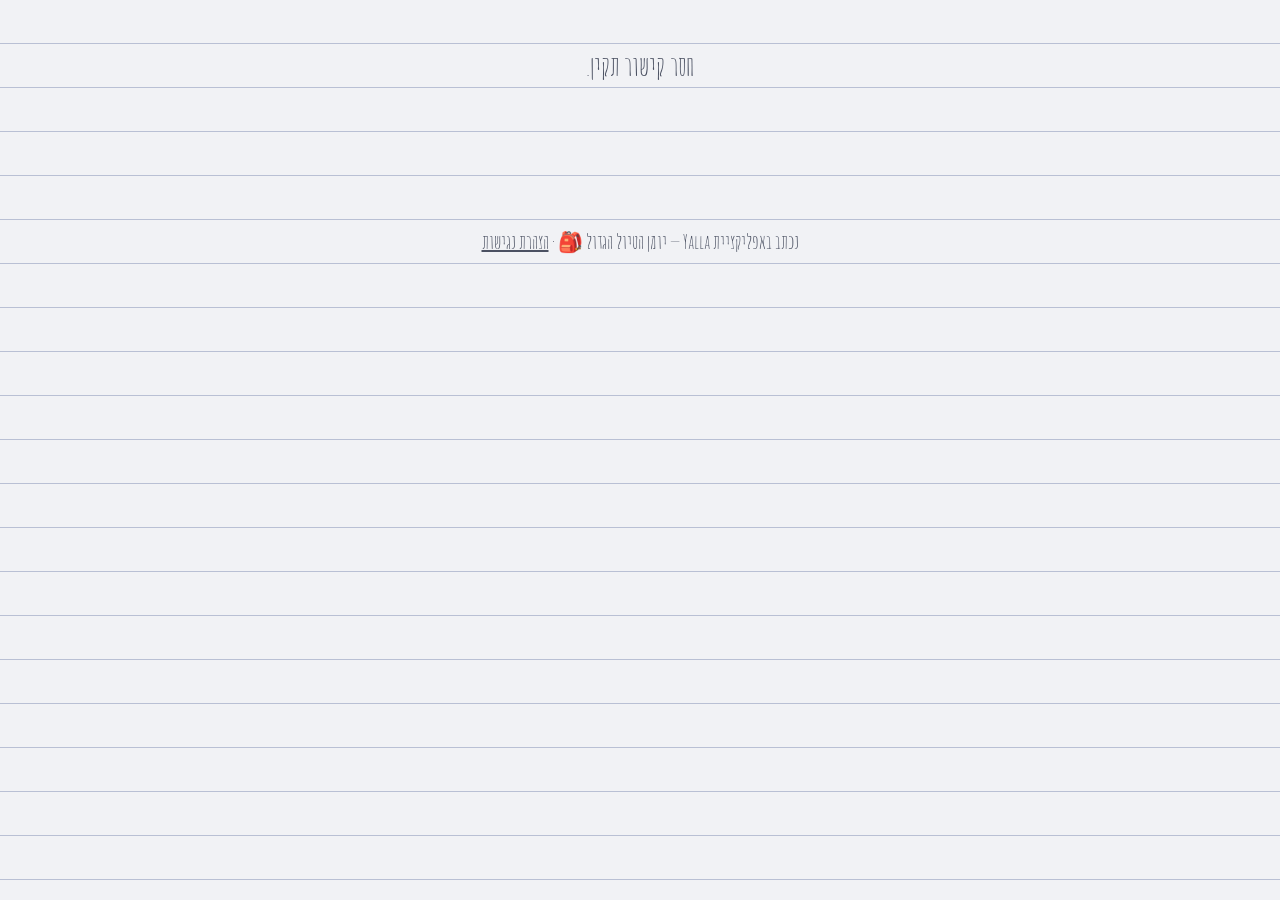
<file: trip.html>
<!doctype html>
<html lang="he" dir="rtl">
<head>
<meta charset="utf-8" />
<meta name="viewport" content="width=device-width, initial-scale=1" />
<meta name="robots" content="noindex" />

<meta name="referrer" content="no-referrer" />
<meta http-equiv="Content-Security-Policy" content="default-src 'none'; script-src 'sha256-K8Sm2OzykfGyVZpqVlNI8ase+PoEjyrs6xyrRQ4Yct0='; connect-src https://windjguwgpbqkeixczri.supabase.co; img-src https://windjguwgpbqkeixczri.supabase.co; style-src 'unsafe-inline'; font-src 'self'; base-uri 'none'; form-action 'none'" />
<title>יומן הטיול</title>
<style>
  
  @font-face { font-family: 'Amatic SC'; font-weight: 400; font-display: swap; src: url('fonts/AmaticSC_400Regular.ttf') format('truetype'); }
  @font-face { font-family: 'Amatic SC'; font-weight: 700; font-display: swap; src: url('fonts/AmaticSC_700Bold.ttf') format('truetype'); }
  @font-face { font-family: 'Space Mono'; font-weight: 400; font-display: swap; src: url('fonts/SpaceMono_400Regular.ttf') format('truetype'); }
  
  :root {
    --row: 44px;
    --paper: #F1F2F5; --ink: #16191F; --ink-soft: #4B5162;
    --rule: #B9C0D4; --accent: #0B3FB8; --tape: rgba(150,170,210,.5); --card: #fff;
  }
  @media (prefers-color-scheme: dark) {
    :root { --paper: #12151F; --ink: #F3F1EA; --ink-soft: #B9C2D4; --rule: #3C4557; --accent: #7FA4FF; --card: #1B2030; }
  }
  * { box-sizing: border-box; }
  html, body { margin: 0; }
  body {
    color: var(--ink);
    background: repeating-linear-gradient(to bottom, transparent 0, transparent calc(var(--row) - 1px), var(--rule) calc(var(--row) - 1px), var(--rule) var(--row));
    background-color: var(--paper);
    font-family: 'Amatic SC', -apple-system, system-ui, sans-serif;
    min-height: 100vh;
  }
  main { max-width: 640px; margin: 0 auto; padding: var(--row) 20px calc(var(--row) * 2); }
  
  .line { line-height: var(--row); margin: 0; white-space: nowrap; overflow: hidden; text-overflow: ellipsis; }
  h1.line { font-size: 48px; font-weight: 700; }
  h2.line { font-size: 40px; font-weight: 700; margin-top: var(--row); }
  .headline { font-size: 34px; font-weight: 700; }
  .mono { font-family: 'Space Mono', monospace; font-size: 13px; letter-spacing: .5px; color: var(--ink-soft); }
  .stats { display: flex; gap: 12px; margin: calc(var(--row) / 2) 0 var(--row); }
  .note { position: relative; flex: 1; background: var(--card); padding: 16px 6px 10px; text-align: center; box-shadow: 0 6px 14px rgba(20,24,40,.14); transform: rotate(var(--tilt, 0deg)); }
  .note::before { content: ''; position: absolute; top: -6px; left: 50%; width: 12px; height: 12px; margin-left: -6px; border-radius: 50%; background: var(--accent); box-shadow: 0 2px 3px rgba(0,0,0,.3); }
  .note .n { font-size: 42px; font-weight: 700; line-height: 1; }
  .note .l { font-size: 19px; color: var(--ink-soft); }
  
  .route { display: flex; gap: 14px; overflow-x: auto; padding: 6px 2px calc(var(--row) - 6px); scrollbar-width: none; }
  .route::-webkit-scrollbar { display: none; }
  .stop { flex: 0 0 auto; width: 88px; text-align: center; text-decoration: none; color: inherit; }
  .stop .d { font-family: 'Space Mono', monospace; font-size: 11px; color: var(--ink-soft); line-height: 18px; }
  .stop .flag { display: inline-block; font-size: 34px; line-height: 1; padding: 4px 6px; background: #fff; border-radius: 8px; box-shadow: 0 3px 7px rgba(20,24,40,.22); transform: rotate(var(--tilt, 0deg)); }
  .stop .name { font-size: 22px; line-height: 26px; margin-top: 6px; }
  .dest-meta { font-size: 24px; color: var(--ink-soft); }
  .entry { margin-top: var(--row); }
  .entry .title { font-size: 34px; font-weight: 700; }
  .entry .body { font-size: 25px; line-height: var(--row); margin: 0; white-space: pre-wrap; }
  .photos { display: flex; flex-wrap: wrap; gap: 18px 22px; padding: 14px 4px calc(var(--row) - 14px); }
  .polaroid { position: relative; margin: 0; background: #fff; padding: 8px 8px 26px; box-shadow: 0 6px 14px rgba(20,24,40,.18); transform: rotate(var(--tilt, 0deg)); }
  .polaroid img { display: block; width: 150px; height: 150px; object-fit: cover; }
  .polaroid::after { content: ''; position: absolute; top: -9px; left: 50%; width: 64px; height: 18px; margin-left: -32px; background: var(--tape); transform: rotate(-4deg); }
  .author { font-size: 20px; color: var(--ink-soft); }
  .badge { font-family: 'Space Mono', monospace; font-size: 10px; color: var(--accent); border: 1px solid var(--accent); border-radius: 999px; padding: 1px 8px; vertical-align: middle; margin-inline-start: 8px; }
  .msg { font-size: 28px; text-align: center; color: var(--ink-soft); }
  footer { text-align: center; color: var(--ink-soft); font-size: 20px; margin-top: var(--row); line-height: var(--row); }
</style>
</head>
<body>
<main id="root"><p class="msg line">טוען את היומן…</p></main>
<footer>נכתב באפליקציית Yalla — יומן הטיול הגדול 🎒 · <a href="accessibility.html" style="color:inherit">הצהרת נגישות</a></footer>
<script>
(function () {
  var API = 'https://windjguwgpbqkeixczri.supabase.co/functions/v1/public-trip-summary';
  var token = new URLSearchParams(location.search).get('token') || '';
  var root = document.getElementById('root');
  var TILTS = [-2.2, 1.6, -1.1, 2.4, -1.8, 1.2];

  function el(tag, attrs, children) {
    var e = document.createElement(tag);
    Object.keys(attrs || {}).forEach(function (k) {
      if (k === 'text') e.textContent = attrs[k];
      else if (k === 'style') e.style.cssText = attrs[k];
      else e.setAttribute(k, attrs[k]);
    });
    (children || []).forEach(function (c) { if (c) e.appendChild(c); });
    return e;
  }
  function pad(n) { return String(n).padStart(2, '0'); }
  function fmt(iso) { var d = new Date(iso); return pad(d.getDate()) + '/' + pad(d.getMonth() + 1) + '/' + d.getFullYear(); }
  function fmtShort(iso) { var d = new Date(iso); return pad(d.getDate()) + '/' + pad(d.getMonth() + 1); }
  function daysBetween(entries) {
    var s = Math.min.apply(null, entries.map(function (e) { return +new Date(e.start_at); }));
    var e = Math.max.apply(null, entries.map(function (x) { return +new Date(x.end_at); }));
    return Math.max(1, Math.round((e - s) / 864e5) + 1);
  }
  function flag(iso) { return iso.toUpperCase().replace(/./g, function (c) { return String.fromCodePoint(127397 + c.charCodeAt(0)); }); }
  function show(msg) { root.innerHTML = ''; root.appendChild(el('p', { class: 'msg line', text: msg })); }
  function tilt(i) { return '--tilt:' + TILTS[i % TILTS.length] + 'deg'; }
  function thumb(url) {
    var from = '/storage/v1/object/public/';
    if (url.indexOf(from) < 0) return url;
    return url.replace(from, '/storage/v1/render/image/public/') + '?width=320&quality=50';
  }

  function entryCard(e, i) {
    var title = el('p', { class: 'title line' });
    title.appendChild(document.createTextNode(e.title || e.place_name || 'שהות בטיול'));
    if (e.auto_generated) title.appendChild(el('span', { class: 'badge', text: 'AUTO' }));
    var card = el('section', { class: 'entry' }, [
      title,
      el('p', { class: 'mono line', text: fmt(e.start_at) + (e.end_at !== e.start_at ? ' – ' + fmt(e.end_at) : '') }),
      e.note ? el('p', { class: 'body', text: e.note }) : null
    ]);
    if (e.photos && e.photos.length) {
      var row = el('div', { class: 'photos' });
      e.photos.forEach(function (url, j) {
        row.appendChild(el('figure', { class: 'polaroid', style: tilt(i + j) }, [el('img', { src: thumb(url), alt: '', loading: 'lazy' })]));
      });
      card.appendChild(row);
    }
    if (e.author_first_name) card.appendChild(el('p', { class: 'author line', text: '— ' + e.author_first_name }));
    return card;
  }

  function render(data) {
    root.innerHTML = '';
    var entries = (data.entries || []).slice().sort(function (a, b) { return new Date(a.start_at) - new Date(b.start_at); });
    var countries = data.countries || [];
    root.appendChild(el('h1', { class: 'line', text: data.trip_name || 'יומן הטיול' }));
    if (!entries.length) { root.appendChild(el('p', { class: 'msg line', text: 'עוד אין פוסטים ביומן הזה.' })); return; }

    var byIso = {};
    entries.forEach(function (e) { if (e.country_iso) (byIso[e.country_iso] = byIso[e.country_iso] || []).push(e); });
    var visited = countries.filter(function (c) { return byIso[c.iso_code]; });
    var places = {};
    entries.forEach(function (e) { var p = e.place_name || e.title; if (p) places[p] = 1; });
    root.appendChild(el('p', { class: 'headline line', text: daysBetween(entries) + ' ימים בטיול' }));
    root.appendChild(el('div', { class: 'stats' }, [
      el('div', { class: 'note', style: '--tilt:-1.6deg' }, [el('div', { class: 'n', text: String(entries.length) }), el('div', { class: 'l', text: 'צעדים' })]),
      el('div', { class: 'note', style: '--tilt:1.2deg' }, [el('div', { class: 'n', text: String(visited.length || Object.keys(byIso).length) }), el('div', { class: 'l', text: 'מדינות' })]),
      el('div', { class: 'note', style: '--tilt:-0.8deg' }, [el('div', { class: 'n', text: String(Object.keys(places).length) }), el('div', { class: 'l', text: 'יעדים' })])
    ]));

    var stops = visited.map(function (c) {
      var first = byIso[c.iso_code][0];
      return { c: c, first: first.start_at, entries: byIso[c.iso_code] };
    }).sort(function (a, b) { return new Date(a.first) - new Date(b.first); });
    if (stops.length) {
      root.appendChild(el('h2', { class: 'line', text: 'המסלול' }));
      var strip = el('div', { class: 'route' });
      stops.forEach(function (s, i) {
        strip.appendChild(el('a', { class: 'stop', href: '#dest-' + s.c.iso_code }, [
          el('div', { class: 'd', text: fmtShort(s.first) }),
          el('span', { class: 'flag', style: tilt(i), text: flag(s.c.iso_code) }),
          el('div', { class: 'name', text: s.c.name_he })
        ]));
      });
      root.appendChild(strip);
    }

    var placed = {};
    stops.forEach(function (s) {
      var sec = el('section', { id: 'dest-' + s.c.iso_code });
      sec.appendChild(el('h2', { class: 'line', text: flag(s.c.iso_code) + ' ' + s.c.name_he }));
      var last = s.entries[s.entries.length - 1];
      sec.appendChild(el('p', { class: 'dest-meta line', text: daysBetween(s.entries) + ' ימים · ' + s.entries.length + ' צעדים · ' + fmtShort(s.first) + ' – ' + fmtShort(last.end_at) }));
      s.entries.forEach(function (e, i) { placed[e.id] = 1; sec.appendChild(entryCard(e, i)); });
      root.appendChild(sec);
    });
    var rest = entries.filter(function (e) { return !placed[e.id]; });
    if (rest.length) {
      root.appendChild(el('h2', { class: 'line', text: stops.length ? 'עוד מהטיול' : 'הפוסטים' }));
      rest.forEach(function (e, i) { root.appendChild(entryCard(e, i)); });
    }
  }

  if (!token) { show('חסר קישור תקין.'); return; }
  fetch(API + '?format=json&token=' + encodeURIComponent(token))
    .then(function (r) { return r.ok ? r.text() : Promise.reject(r.status); })
    .then(function (t) { var d = JSON.parse(t); if (!d) show('הקישור הזה לא תקין, בוטל, או שפג תוקפו.'); else render(d); })
    .catch(function () { show('לא הצלחנו לטעון את היומן. נסו שוב מאוחר יותר.'); });
})();
</script>
</body>
</html>
</file>
<file: css/landing.css>
@font-face { font-family: 'Rubik'; font-weight: 600; font-display: swap; src: url('../fonts/Rubik_600SemiBold.ttf') format('truetype'); }
@font-face { font-family: 'Rubik'; font-weight: 800; font-display: swap; src: url('../fonts/Rubik_800ExtraBold.ttf') format('truetype'); }
@font-face { font-family: 'Assistant'; font-weight: 400; font-display: swap; src: url('../fonts/Assistant_400Regular.ttf') format('truetype'); }
@font-face { font-family: 'Assistant'; font-weight: 600; font-display: swap; src: url('../fonts/Assistant_600SemiBold.ttf') format('truetype'); }
@font-face { font-family: 'Assistant'; font-weight: 700; font-display: swap; src: url('../fonts/Assistant_700Bold.ttf') format('truetype'); }
:root {
  --ink: #0a1633; --ink-2: #4b5168;
  --ground: #fff; --mist: #f2f2f4; --sky: #e4e8f0;
  --blue: #0061fd; --blue-hover: #0057e6; --deep: #0a28a1; --navy: #0a1633; --sun: #ffc93c;
  --head: 'Rubik', 'Assistant', -apple-system, BlinkMacSystemFont, Arial, sans-serif;
  --body: 'Assistant', -apple-system, BlinkMacSystemFont, Arial, sans-serif;
  --ease-out: cubic-bezier(.23, 1, .32, 1);
  --ease-in-out: cubic-bezier(.77, 0, .175, 1);
  --ease-ms: cubic-bezier(.8, 0, .2, 1);
  --t-display: clamp(40px, 5.4vw, 80px);
  --t-head: clamp(40px, 6vw, 92px);
  --t-lede: clamp(19px, 1.55vw, 23px);
  --W: 1240px;
  --pad: clamp(20px, 4vw, 56px);
  --sec: clamp(88px, 10vw, 150px);
  --r: clamp(24px, 3vw, 40px);
  color-scheme: light;
}
*, *::before, *::after { box-sizing: border-box; }
html { -webkit-text-size-adjust: 100%; scroll-padding-top: 56px; caret-color: var(--blue); accent-color: var(--blue); }
@media (prefers-reduced-motion: no-preference) { html { scroll-behavior: smooth; } }
body { margin: 0; background: var(--ground); color: var(--ink); font: 400 18px/1.6 var(--body); letter-spacing: 0;
  -webkit-font-smoothing: antialiased; overflow-x: clip; }
::selection { background: rgba(255, 201, 60, .6); color: var(--ink); }
img, video { display: block; max-width: 100%; }
img { height: auto; }
a { color: var(--blue); text-underline-offset: .18em; text-decoration-thickness: from-font; }
h1, h2, h3 { font-family: var(--head); font-weight: 800; letter-spacing: 0; margin: 0; text-wrap: balance; }
p { margin: 0; text-wrap: pretty; }
ul, ol, dl, dd, figure { margin: 0; padding: 0; list-style: none; }
button, input { font: inherit; color: inherit; }
.num { font-variant-numeric: tabular-nums; }
:focus-visible { outline: 3px solid var(--sun); outline-offset: 3px; border-radius: 6px; }
.sr { position: absolute; width: 1px; height: 1px; overflow: hidden; clip: rect(0 0 0 0); white-space: nowrap; }
.skip { position: absolute; top: -60px; inset-inline-start: 16px; background: #fff; color: var(--ink); padding: 10px 16px;
  border-radius: 10px; z-index: 10000; font-weight: 700; }
.skip:focus { top: 12px; }
.wrap { max-width: var(--W); margin-inline: auto; padding-inline: var(--pad); }
.lede { font-size: var(--t-lede); line-height: 1.5; margin-top: 18px; max-width: 32ch; }
.btn { display: inline-flex; align-items: center; justify-content: center; gap: 8px; min-height: 54px; padding: 13px 28px;
  border: 2px solid transparent; border-radius: 980px; background: var(--blue); color: #fff; text-decoration: none;
  font: 700 18px/20px var(--body); white-space: nowrap; cursor: pointer;
  transition: transform 160ms var(--ease-out), background-color 200ms ease, border-color 200ms ease, color 200ms ease; }
.btn:active { transform: scale(.97); }
@media (hover: hover) and (pointer: fine) { .btn:hover { background: var(--blue-hover); } }
.btn-store { background: #000; color: #fff; }
@media (hover: hover) and (pointer: fine) { .btn-store:hover { background: #22252e; } }
.btn-soon { background: transparent; border-color: currentColor; color: inherit; opacity: .55; cursor: default; }
.btn-soon:active { transform: none; }
@media (hover: hover) and (pointer: fine) { .btn-soon:hover { background: transparent; } }
.btn-compact { min-height: 36px; padding: 6px 18px; font-size: 15px; }
@media (pointer: coarse) { .btn-compact { min-height: 44px; padding-inline: 20px; } }
.btn-large { min-height: 60px; padding: 16px 36px; font-size: 20px; }
.btns { display: flex; flex-wrap: wrap; gap: 12px; margin-top: 32px; }
.gnav { position: sticky; top: 0; z-index: 9000; height: 56px; background: rgba(255, 255, 255, .8);
  -webkit-backdrop-filter: saturate(1.8) blur(20px); backdrop-filter: saturate(1.8) blur(20px); }
.gnav-in { max-width: var(--W); height: 56px; margin: 0 auto; padding-inline: var(--pad); display: flex; align-items: center; gap: 28px; }
.gnav-brand { display: flex; align-items: center; min-height: 44px; }
.gnav-brand img { width: 58px; height: auto; }
.gnav-links { display: flex; gap: 4px; margin-inline-end: auto; }
.gnav-links a { display: block; padding: 0 12px; font-size: 16px; font-weight: 600; line-height: 56px; color: var(--ink); text-decoration: none;
  transition: color 200ms ease; }
@media (hover: hover) and (pointer: fine) { .gnav-links a:hover { color: var(--blue); } }
.gnav-menu { display: none; width: 44px; height: 44px; padding: 0; border: 0; background: none; cursor: pointer; }
.gnav-menu svg { display: block; width: 20px; height: 20px; margin: 0 auto; fill: none; stroke: currentColor; stroke-width: 1.6;
  stroke-linecap: round; transition: transform 240ms var(--ease-out); }
.gnav.open .gnav-menu svg { transform: rotate(90deg); }
@media (max-width: 833px) {
  .gnav-in { gap: 12px; }
  .gnav-brand { margin-inline-end: auto; }
  .gnav-menu { display: block; }
  .gnav-links { position: absolute; inset: 56px 0 auto 0; flex-direction: column; gap: 0; padding: 8px var(--pad) 28px;
    background: #fff; box-shadow: 0 28px 40px -24px rgba(0, 0, 0, .3); visibility: hidden; opacity: 0; transform: translateY(-8px);
    transition: opacity 200ms var(--ease-out), transform 200ms var(--ease-out), visibility 0s 200ms; }
  .gnav.open .gnav-links { visibility: visible; opacity: 1; transform: none; transition-delay: 0s; }
  .gnav-links li { opacity: 0; transform: translateY(-4px); transition: opacity 200ms var(--ease-out), transform 200ms var(--ease-out); }
  .gnav.open .gnav-links li { opacity: 1; transform: none; }
  .gnav.open .gnav-links li:nth-child(2) { transition-delay: 20ms; }
  .gnav.open .gnav-links li:nth-child(3) { transition-delay: 40ms; }
  .gnav.open .gnav-links li:nth-child(4) { transition-delay: 60ms; }
  .gnav.open .gnav-links li:nth-child(5) { transition-delay: 80ms; }
  .gnav-links a { font: 800 28px/58px var(--head); padding: 0; }
}
.hero { position: relative; display: flex; flex-direction: column; background: var(--sky); color: var(--ink); overflow: clip; }
.hero-in { position: relative; z-index: 1; width: 100%; max-width: var(--W); margin: 0 auto; padding-inline: var(--pad); min-height: calc(100svh - 56px);
  display: grid; grid-template-columns: minmax(0, 1.3fr) minmax(0, .7fr); align-items: center; }
.hero-copy { padding-block: 72px; }
.hero h1 { font-size: var(--t-display); line-height: 1.06; max-width: 9.5em; }
.hero .lede { color: var(--ink); max-width: 26ch; }
.hero-photo { position: absolute; z-index: 0; inset-block: 0; inset-inline-end: 0; width: 50%; }
.hero-photo img { width: 100%; height: 100%; object-fit: cover; object-position: 50% 35%; }
.hero-photo::after { content: ''; position: absolute; inset: 0;
  background: linear-gradient(to left, var(--sky) 0, rgba(228, 232, 240, 0) 28%), linear-gradient(to bottom, var(--sky) 0, rgba(228, 232, 240, 0) 24%); }
@media (max-width: 734px) {
  .hero-in { grid-template-columns: minmax(0, 1fr); min-height: 0; padding-inline: 0; }
  .hero-copy { padding: 40px var(--pad) 0; text-align: center; }
  .hero h1, .hero .lede { margin-inline: auto; }
  .hero .btns { justify-content: center; }
  .hero-photo { position: relative; order: 2; width: 100%; height: min(118vw, 560px); margin-top: -24px; }
  .hero-photo::after { background: linear-gradient(to bottom, var(--sky) 0, rgba(228, 232, 240, 0) 30%); }
}
.js .ld { opacity: 0; transform: translateY(24px); }
.js.loaded .ld { opacity: 1; transform: none; transition: opacity .8s var(--ease-out), transform .8s var(--ease-out); }
.js.loaded .hero-copy .ld:nth-child(2) { transition-delay: 80ms; }
.js.loaded .hero-copy .ld:nth-child(3) { transition-delay: 160ms; }
.js .hero-photo.ld { transform: none; }
.js .hero-photo.ld img { transform: scale(1.08); }
.js.loaded .hero-photo.ld { transition: opacity 1.2s var(--ease-out) .1s; }
.js.loaded .hero-photo.ld img { transform: none; transition: transform 1.8s var(--ease-out); }
.why { background: #fff; padding-block: var(--sec); }
.why h2 { font-size: clamp(34px, 4.6vw, 64px); line-height: 1.08; max-width: 14em; }
.why .lede { max-width: 40ch; }
.swap { margin-top: clamp(32px, 4vw, 56px); display: grid; gap: 12px; }
.swap li { display: grid; grid-template-columns: minmax(0, 1fr) minmax(0, 1.2fr); gap: 12px; align-items: stretch; }
.swap span { display: flex; align-items: center; min-height: 64px; padding: 14px 22px; border-radius: 20px; font-size: clamp(17px, 1.4vw, 20px); line-height: 1.4; }
.swap .was { background: var(--mist); color: var(--ink-2); text-decoration: line-through; text-decoration-color: rgba(75, 81, 104, .45); }
.swap .now { background: var(--blue); color: #fff; font-weight: 700; }
@media (max-width: 734px) {
  .swap li { grid-template-columns: minmax(0, 1fr); gap: 6px; }
  .swap li + li { margin-top: 10px; }
}
.slide { --f: #fff; --i: var(--ink); position: relative; background: var(--f); color: var(--i); overflow: clip; }
.slide h2 { font-size: var(--t-head); line-height: 1.04; }
.slide .lede { color: inherit; }
.s-money { --f: var(--blue); --i: #fff; }
.s-settle { --f: var(--navy); --i: #fff; }
.s-journal { --f: var(--mist); }
.s-plan { --f: var(--sun); }
.s-arrival { --f: var(--deep); --i: #fff; }
.s-summary { --f: var(--mist); }
.s-film { --f: #000; --i: #fff; }
.s-faq { --f: #fff; }
.s-download { --f: var(--navy); --i: #fff; }
.split { min-height: 100svh; display: grid; grid-template-columns: minmax(0, 1fr) minmax(0, 1fr); gap: clamp(24px, 5vw, 88px); align-items: center; }
.split-rev > :last-child { order: -1; }
.split .copy { padding-block: var(--sec); }
.media { display: flex; justify-content: center; }
.media img { width: min(480px, 100%); }
.split > .media { padding-block: 72px; }
.split > .media-top { align-self: start; padding-block: 0 72px; }
.split > .media-bottom { align-self: end; padding-block: 72px 0; }
.stacked { display: flex; flex-direction: column; align-items: center; text-align: center; padding-top: var(--sec); }
.stacked .lede { margin-inline: auto; }
.stacked .media { margin-top: clamp(32px, 4vw, 56px); }
.stacked .media img { width: min(520px, 100%); }
@media (max-width: 734px) {
  .split { min-height: 0; grid-template-columns: minmax(0, 1fr); gap: 0; text-align: center; }
  .split .lede { margin-inline: auto; }
  .split-rev > :last-child { order: 0; }
  .split .copy { padding-block: 72px 32px; }
  .split > .media { padding-block: 0 56px; }
  .split > .media-top { order: -1; padding-block: 0; }
  .split > .media-top + .copy, .split > .copy:has(+ .media-top) { padding-block: 32px 80px; }
  .split > .media-bottom { padding-block: 0; }
  .media img, .stacked .media img { width: min(420px, 100%); }
  .stacked { padding-top: 72px; }
  .tool { padding-block: 0 72px; }
}
.tool { width: min(460px, 100%); margin-inline: auto; padding-block: 72px; }
.who { display: grid; gap: 10px; }
.row { display: grid; grid-template-columns: minmax(0, 1fr) 120px auto; align-items: center; gap: 8px; padding: 8px 18px 8px 10px;
  border-radius: 22px; background: #fff; color: var(--ink); }
.row input { min-width: 0; height: 44px; border: 0; border-radius: 12px; background: transparent; font-weight: 700; font-size: 19px; }
.row .nm { padding-inline: 8px; }
.row .amt { padding-inline: 12px; background: var(--mist); text-align: center; font-variant-numeric: tabular-nums; direction: ltr; }
.row input:focus-visible { outline: 3px solid var(--sun); outline-offset: 0; }
.row .cur { font-weight: 700; color: var(--ink-2); }
.sum { margin: 22px 4px 10px; font-size: 16px; opacity: .75; }
.transfers { display: grid; gap: 10px; }
.transfers li { display: flex; justify-content: space-between; align-items: center; gap: 12px; min-height: 60px; padding: 10px 20px;
  border-radius: 22px; background: rgba(255, 255, 255, .1); font-size: 19px; }
.transfers li .num { font-weight: 700; color: #6aa8ff; font-size: 21px; }
.transfers li.none { justify-content: center; opacity: .8; }
.s-film .wrap { padding-block: var(--sec); }
.film-frame { position: relative; margin-top: 48px; max-width: 1080px; border-radius: 20px; overflow: hidden; }
.film-inner { overflow: hidden; aspect-ratio: 16 / 9; background: #1a1a1c; }
.film-frame.is-portrait { max-width: 420px; margin-inline: auto; }
.film-frame.is-portrait .film-inner { aspect-ratio: 9 / 16; }
.film-inner video { width: 100%; height: 100%; object-fit: cover; }
.js .film-inner { clip-path: inset(100% 0 0 0); }
.js .film-inner video { transform: scale(1.1); }
.js .film-frame.in .film-inner { clip-path: inset(0); transition: clip-path 1.6s var(--ease-ms); }
.js .film-frame.in .film-inner video { transform: none; transition: transform 1.6s var(--ease-ms); }
.media-ctl { position: absolute; inset-inline-end: 16px; bottom: 16px; width: 48px; height: 48px; border-radius: 50%; border: 0;
  display: grid; place-items: center; background: rgba(0, 0, 0, .55); color: #fff; cursor: pointer; transition: transform 160ms var(--ease-out); }
.media-ctl:active { transform: scale(.97); }
.media-ctl svg { width: 16px; height: 16px; fill: currentColor; }
.media-ctl .i-play, .media-ctl.is-paused .i-pause { display: none; }
.media-ctl.is-paused .i-play { display: block; }
.js .media-ctl { opacity: 0; }
.js .film-frame.in .media-ctl { opacity: 1; transition: opacity .4s ease 1.2s; }
.faq-grid { display: grid; grid-template-columns: minmax(0, .85fr) minmax(0, 1.15fr); gap: clamp(32px, 6vw, 96px); align-items: start; padding-block: var(--sec); }
.s-faq h2 { font-size: clamp(36px, 4.6vw, 68px); }
.qa details { border-bottom: 2px solid var(--mist); }
.qa summary { display: flex; justify-content: space-between; align-items: center; gap: 16px; min-height: 44px; padding: 22px 0; cursor: pointer; list-style: none;
  font: 600 clamp(20px, 1.8vw, 24px)/1.3 var(--head); }
.qa summary::-webkit-details-marker { display: none; }
.qa summary::after { content: ''; flex: none; width: 14px; height: 14px; border: solid var(--blue); border-width: 0 0 3px 3px; rotate: -45deg;
  translate: 0 -4px; transition: rotate 200ms var(--ease-out), translate 200ms var(--ease-out); }
.qa details[open] summary::after { rotate: 135deg; translate: 0 3px; }
.qa details p { padding: 0 0 24px; max-width: 56ch; font-size: 18px; }
@media (max-width: 734px) { .faq-grid { grid-template-columns: minmax(0, 1fr); } }
.dl { min-height: 86svh; display: flex; flex-direction: column; align-items: center; justify-content: center; text-align: center; padding-block: var(--sec); }
.dl-logo { width: 140px; margin-bottom: 28px; }
.dl .lede { margin-inline: auto; }
.dl .btns { justify-content: center; }
.s-download .btn-store { background: #fff; color: var(--ink); }
@media (hover: hover) and (pointer: fine) { .s-download .btn-store:hover { background: var(--sun); } }
.foot { position: relative; background: var(--navy); color: rgba(255, 255, 255, .7); padding-block: 8px 48px; font-size: 14px; }
.foot-links { display: flex; flex-wrap: wrap; gap: 8px 28px; padding-top: 28px; border-top: 1px solid rgba(255, 255, 255, .14); }
.foot-links a { display: inline-block; padding-block: 10px; color: #fff; text-decoration: none; font-weight: 600; }
@media (hover: hover) and (pointer: fine) { .foot-links a:hover { color: var(--sun); } }
.legal { margin-top: 12px; }
.js .rv { opacity: 0; transform: translateY(14px); }
.js .rv.in { opacity: 1; transform: none; transition: opacity .6s var(--ease-out), transform .6s var(--ease-out); }
.js .rv.in + .rv.in { transition-delay: 80ms; }
.js .rv-img { opacity: 0; transform: translateY(24px); }
.js .rv-img.in { opacity: 1; transform: none; transition: opacity .7s var(--ease-out) .1s, transform .8s var(--ease-out) .1s; }
@media (prefers-reduced-motion: reduce) {
  *, *::before, *::after { animation: none !important; transition-duration: .01ms !important; transition-delay: 0s !important; }
  .js .ld, .js .rv, .js .rv-img, .js .hero-photo.ld img { opacity: 1; transform: none; }
  .js .film-inner { clip-path: inset(0); }
  .js .film-inner video { transform: none; }
  .js .media-ctl { opacity: 1; }
}
</file>
